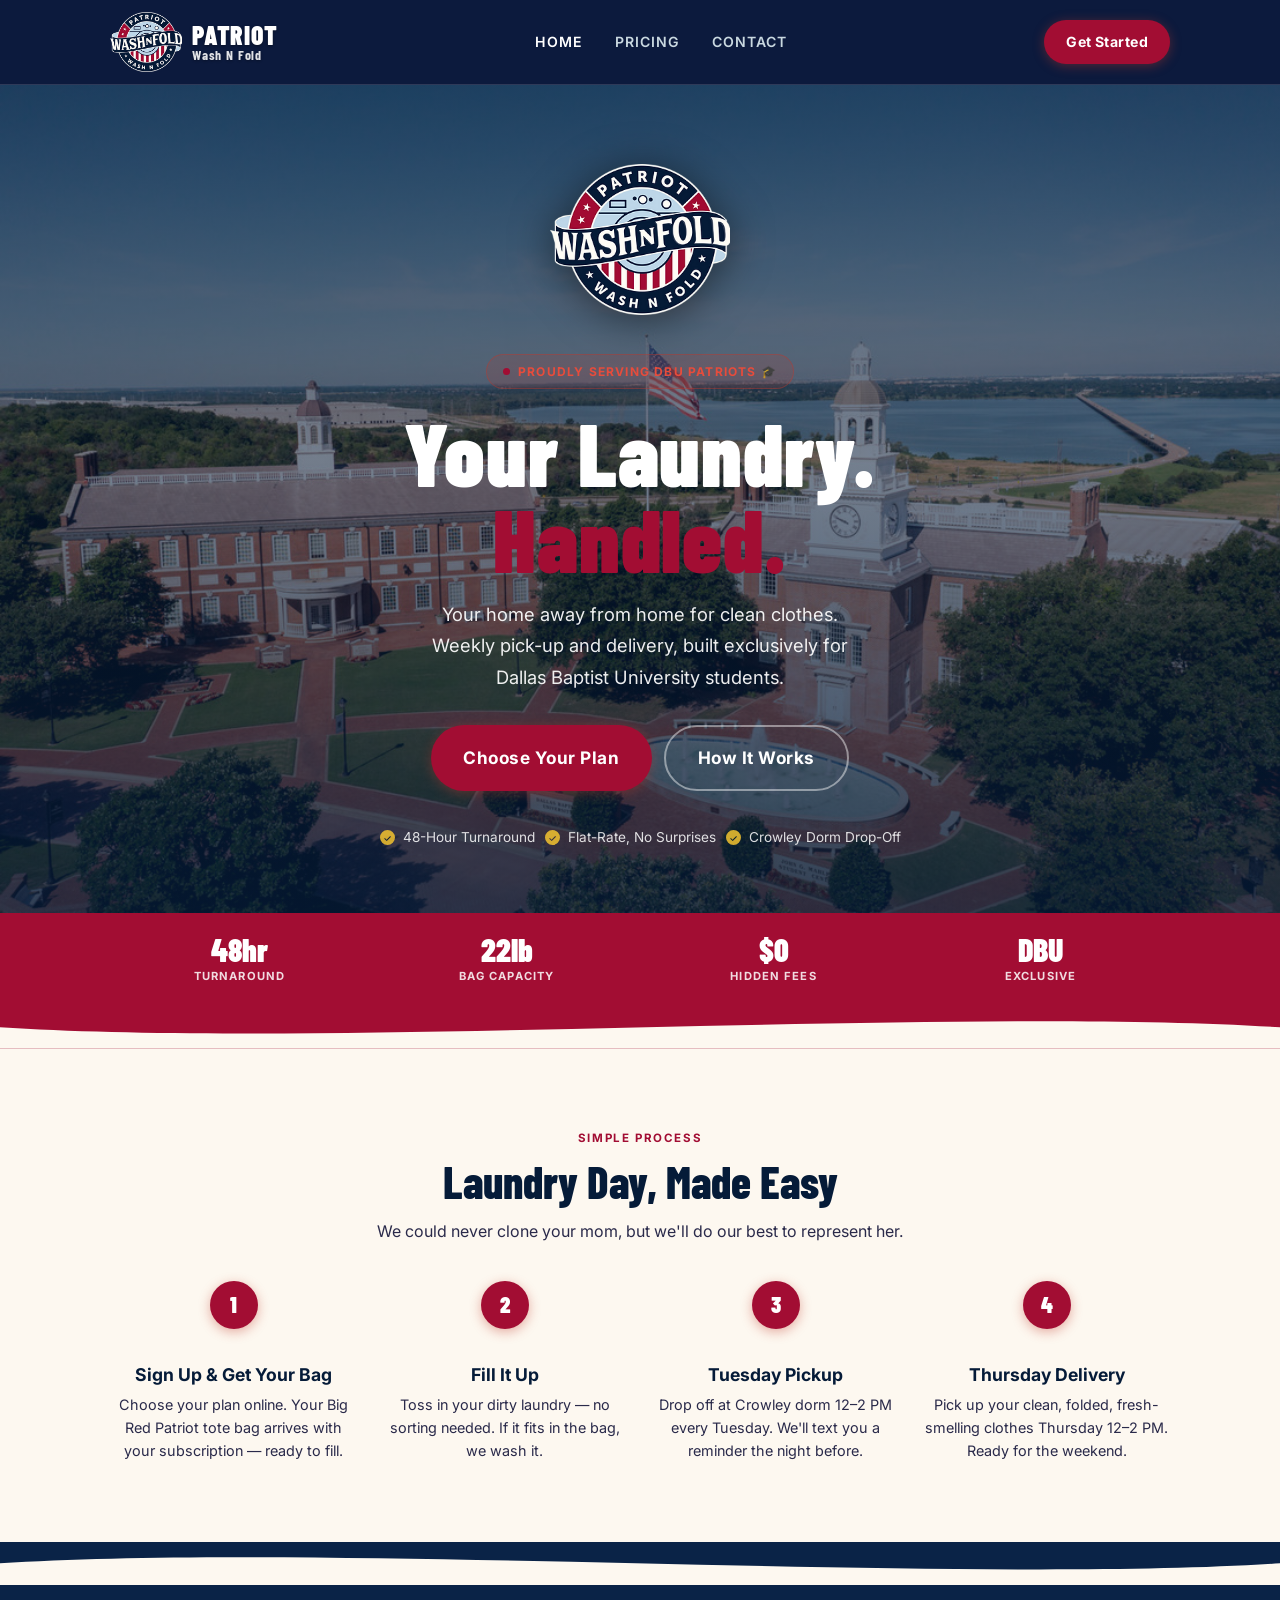
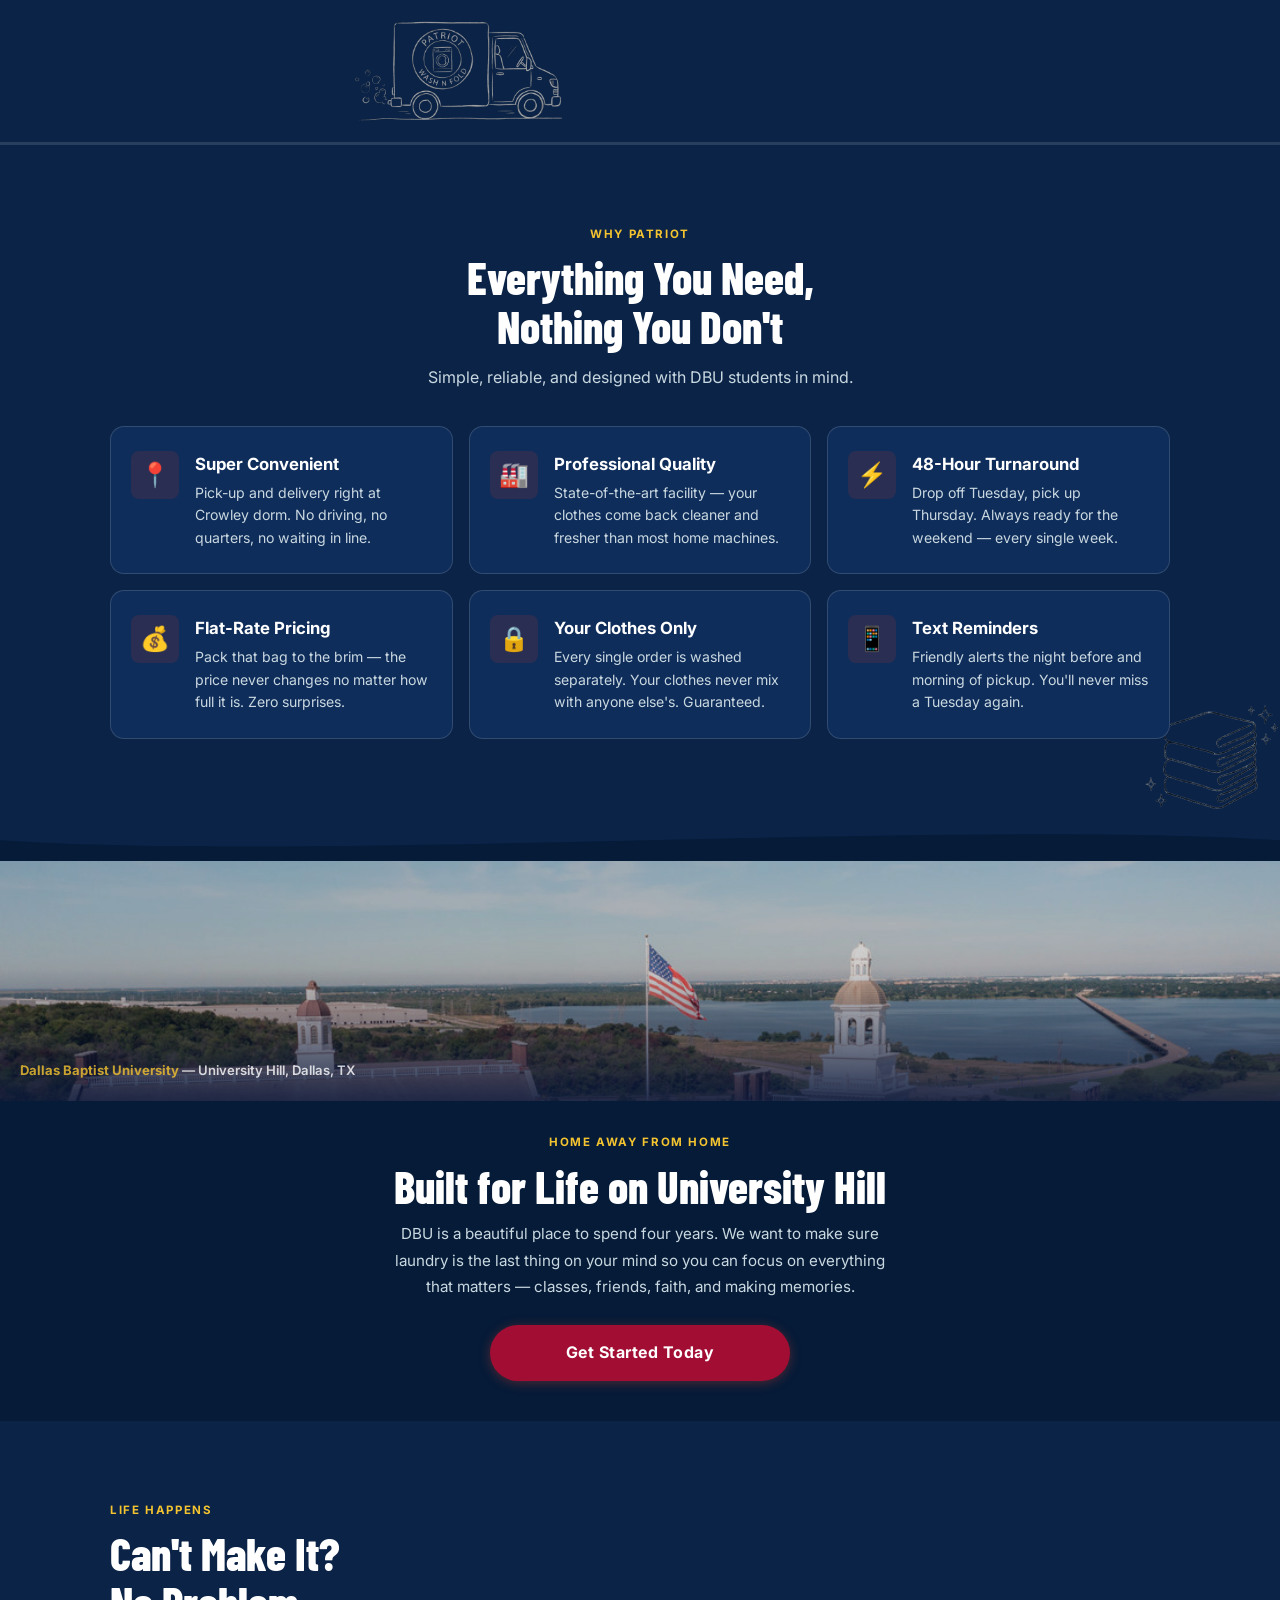
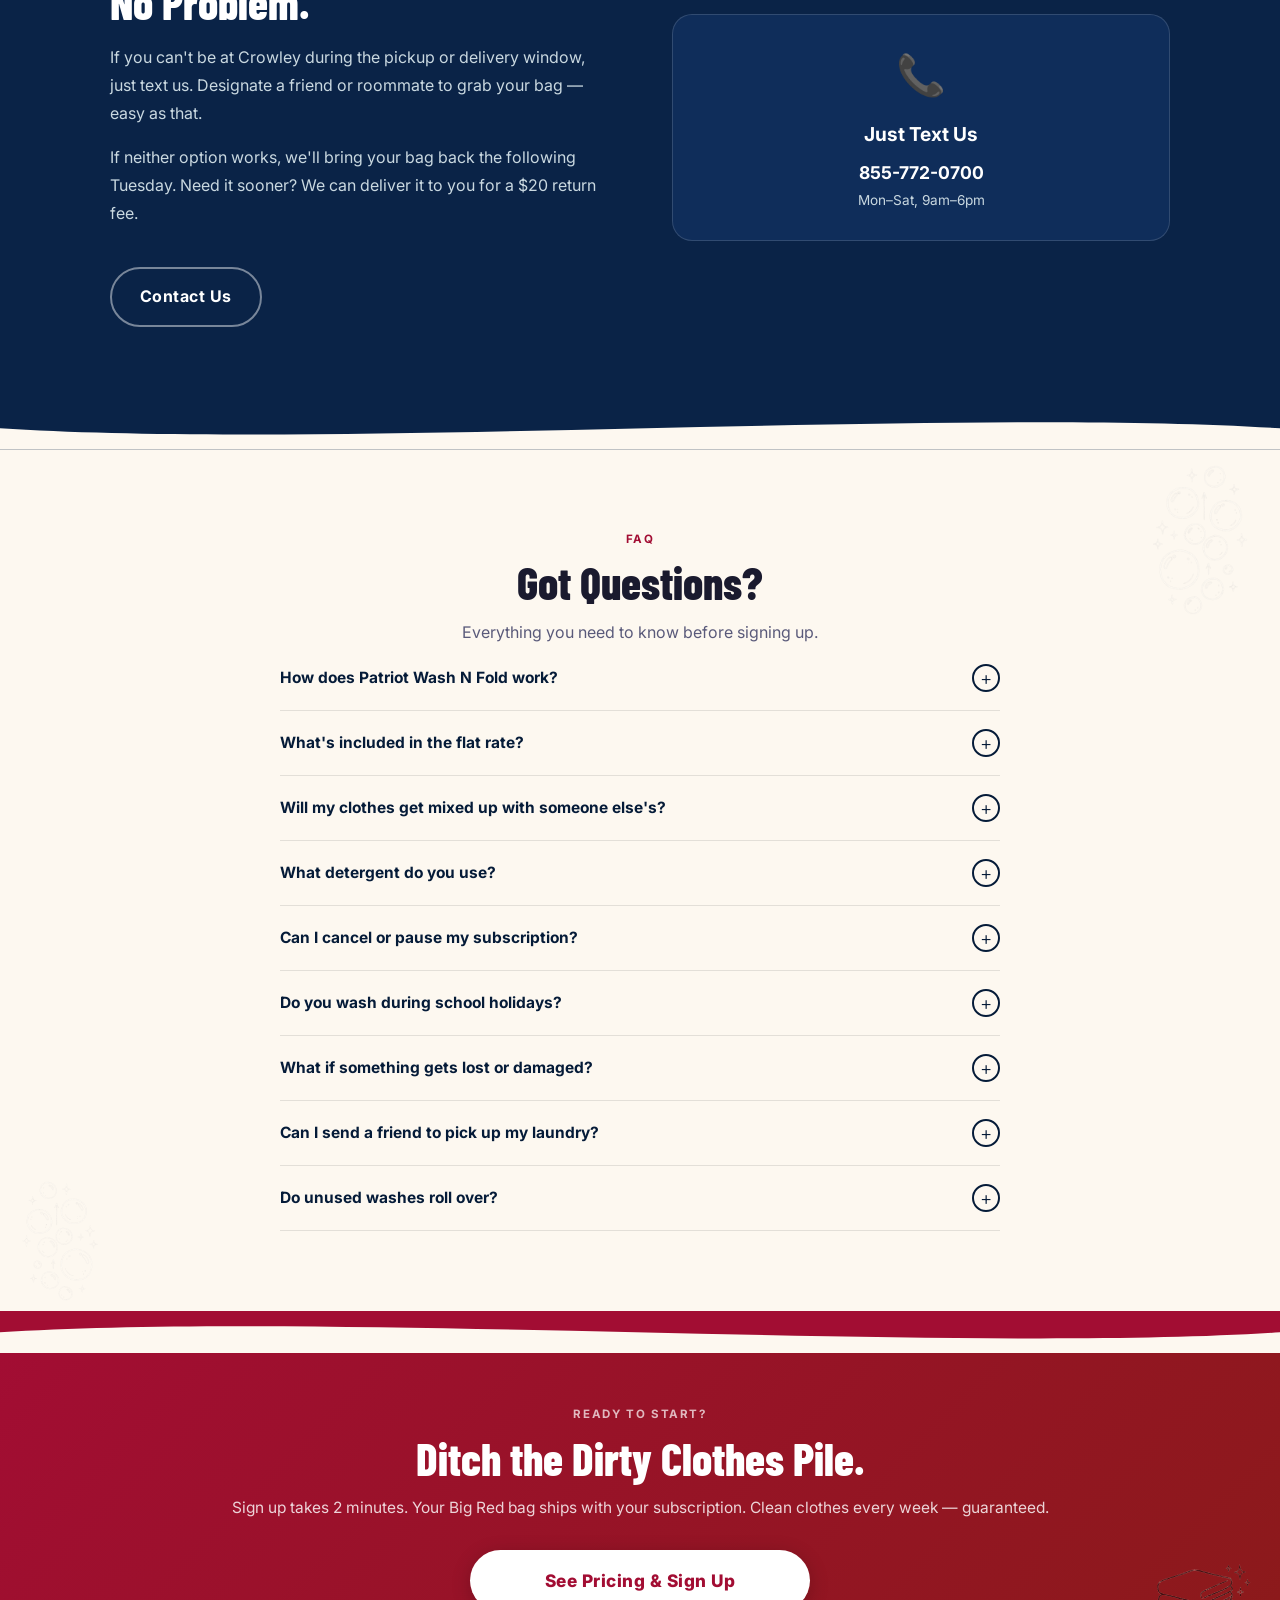
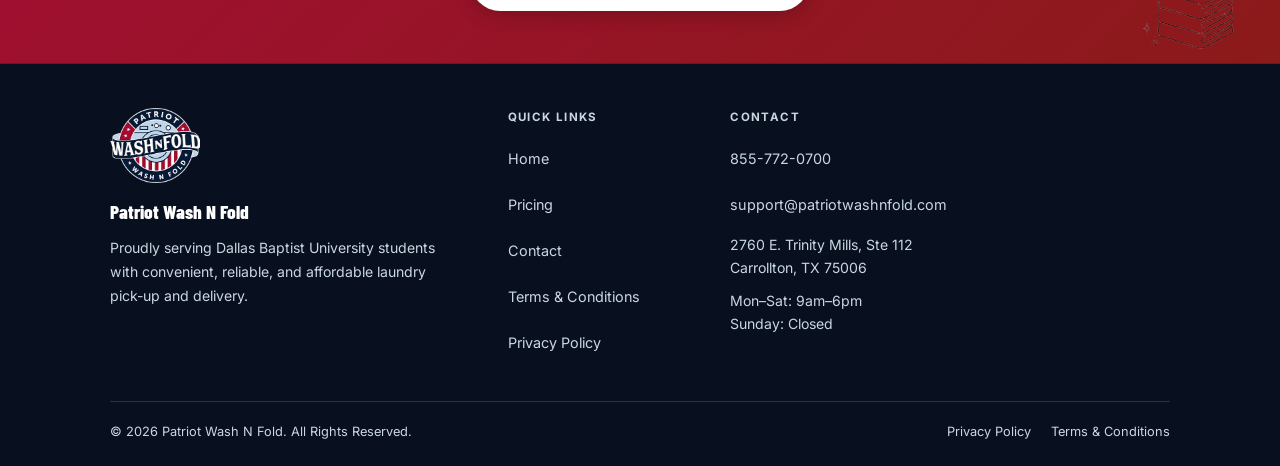
<file: index.html>
<!DOCTYPE html>
<html lang="en">
<head>
  <meta charset="UTF-8" />
  <meta name="viewport" content="width=device-width, initial-scale=1.0, viewport-fit=cover" />
  <title>Patriot Wash N Fold — Laundry Service for DBU Students</title>
  <meta name="description" content="Patriot Wash N Fold provides weekly pick-up and delivery laundry service for Dallas Baptist University students. Sign up for a semester subscription and never worry about laundry again." />
  <link rel="canonical" href="https://patriotwashnfold.com/" />

  <!-- Open Graph -->
  <meta property="og:title" content="Patriot Wash N Fold — Laundry Pick-Up &amp; Delivery for DBU Students" />
  <meta property="og:description" content="Weekly laundry pick-up and delivery service for Dallas Baptist University students. Clean clothes every week, starting at $300/semester. No sorting, no quarters, no hassle." />
  <meta property="og:type" content="website" />
  <meta property="og:url" content="https://patriotwashnfold.com/" />
  <meta property="og:image" content="https://patriotwashnfold.com/assets/logo.webp" />
  <meta property="og:site_name" content="Patriot Wash N Fold" />
  <meta property="og:locale" content="en_US" />

  <!-- Twitter Card -->
  <meta name="twitter:card" content="summary" />
  <meta name="twitter:title" content="Patriot Wash N Fold — DBU Laundry Service" />
  <meta name="twitter:description" content="Weekly laundry pick-up and delivery for Dallas Baptist University students. Starting at $300/semester." />
  <meta name="twitter:image" content="https://patriotwashnfold.com/assets/logo.webp" />

  <!-- Additional SEO -->
  <meta name="robots" content="index, follow" />
  <meta name="author" content="Patriot Wash N Fold" />
  <meta name="geo.region" content="US-TX" />
  <meta name="geo.placename" content="Dallas, Texas" />
  <meta name="geo.position" content="32.7767;-96.7970" />
  <meta name="ICBM" content="32.7767, -96.7970" />

  <!-- Structured Data: LocalBusiness + Service -->
  <script type="application/ld+json">
  {
    "@context": "https://schema.org",
    "@graph": [
      {
        "@type": "LocalBusiness",
        "@id": "https://patriotwashnfold.com/#business",
        "name": "Patriot Wash N Fold",
        "description": "Laundry pick-up and delivery subscription service for Dallas Baptist University students. Weekly and bi-weekly plans available.",
        "url": "https://patriotwashnfold.com",
        "logo": "https://patriotwashnfold.com/assets/logo.webp",
        "image": "https://patriotwashnfold.com/assets/logo.webp",
        "telephone": "+18557720700",
        "email": "support@patriotwashnfold.com",
        "address": {
          "@type": "PostalAddress",
          "streetAddress": "2760 E. Trinity Mills, Ste 112",
          "addressLocality": "Carrollton",
          "addressRegion": "TX",
          "postalCode": "75006",
          "addressCountry": "US"
        },
        "openingHoursSpecification": [
          {
            "@type": "OpeningHoursSpecification",
            "dayOfWeek": ["Monday","Tuesday","Wednesday","Thursday","Friday","Saturday"],
            "opens": "09:00",
            "closes": "18:00"
          }
        ],
        "areaServed": {
          "@type": "Place",
          "name": "Dallas Baptist University, Dallas, TX"
        },
        "priceRange": "$50-$640",
        "sameAs": ["https://patriotwashnfold.com"]
      },
      {
        "@type": "Service",
        "@id": "https://patriotwashnfold.com/#service",
        "name": "Laundry Pick-Up and Delivery Service",
        "description": "Weekly and bi-weekly laundry pick-up, washing, drying, folding, and delivery service for Dallas Baptist University students. Flat-rate pricing, 48-hour turnaround.",
        "provider": {"@id": "https://patriotwashnfold.com/#business"},
        "areaServed": "Dallas Baptist University, Dallas, TX",
        "hasOfferCatalog": {
          "@type": "OfferCatalog",
          "name": "Laundry Service Plans",
          "itemListElement": [
            {
              "@type": "Offer",
              "name": "Red Plan — Weekly Laundry Service",
              "description": "16 washes per semester, weekly pick-up and delivery at Crowley dorm.",
              "price": "600.00",
              "priceCurrency": "USD",
              "priceSpecification": {"@type": "UnitPriceSpecification", "price": "600.00", "priceCurrency": "USD", "unitText": "semester"}
            },
            {
              "@type": "Offer",
              "name": "White Plan — Bi-Weekly Laundry Service",
              "description": "8 washes per semester, bi-weekly pick-up and delivery at Crowley dorm.",
              "price": "300.00",
              "priceCurrency": "USD",
              "priceSpecification": {"@type": "UnitPriceSpecification", "price": "300.00", "priceCurrency": "USD", "unitText": "semester"}
            },
            {
              "@type": "Offer",
              "name": "Blue Plan — Single Wash",
              "description": "One-time laundry wash, no subscription required.",
              "price": "50.00",
              "priceCurrency": "USD"
            }
          ]
        }
      },
      {
        "@type": "FAQPage",
        "@id": "https://patriotwashnfold.com/#faq",
        "mainEntity": [
          {
            "@type": "Question",
            "name": "How does Patriot Wash N Fold work?",
            "acceptedAnswer": {"@type": "Answer", "text": "Sign up online, fill your Big Red Patriot bag with dirty laundry, and drop it off at Crowley dorm on Tuesday between 12-2 PM. We collect it, wash, dry, and fold everything, then return it Thursday between 12-2 PM."}
          },
          {
            "@type": "Question",
            "name": "How much does the laundry service cost at DBU?",
            "acceptedAnswer": {"@type": "Answer", "text": "The Red Plan (weekly, 16 washes) is $600 per semester paid upfront or $40/week. The White Plan (bi-weekly, 8 washes) is $300 per semester upfront or $40 every two weeks. The Blue Plan is a single wash for $50. All prices before tax."}
          },
          {
            "@type": "Question",
            "name": "Do unused laundry washes roll over?",
            "acceptedAnswer": {"@type": "Answer", "text": "No. Unused washes do not roll over. Each semester's washes are for that semester only."}
          },
          {
            "@type": "Question",
            "name": "Where do I drop off my laundry at Dallas Baptist University?",
            "acceptedAnswer": {"@type": "Answer", "text": "Drop off and pick up is at Crowley dormitory on the DBU campus. Pick-up is every Tuesday 12-2 PM and delivery is every Thursday 12-2 PM."}
          },
          {
            "@type": "Question",
            "name": "Will my clothes get mixed with other students' laundry?",
            "acceptedAnswer": {"@type": "Answer", "text": "Never. Each order is washed completely separately. Your clothes stay together and are returned exclusively to you."}
          }
        ]
      }
    ]
  }
  </script>

  <link rel="preconnect" href="https://fonts.googleapis.com" />
  <link rel="preconnect" href="https://fonts.gstatic.com" crossorigin />
  <link href="https://fonts.googleapis.com/css2?family=Barlow+Condensed:wght@700;800;900&family=Inter:wght@400;500;600;700&display=swap" rel="stylesheet" />
  <link rel="icon" type="image/webp" href="assets/logo.webp" />
  <link rel="stylesheet" href="css/styles.css" />
  <link rel="stylesheet" href="css/chalk-animations.css" />

  <style>
    :root { --warm-bg: #fdf8f0; }

    /* Hero — campus photo, NO grid */
    .hero {
      background:
        linear-gradient(to bottom,
          rgba(5,27,56,0.72) 0%,
          rgba(5,27,56,0.55) 45%,
          rgba(5,27,56,0.82) 100%),
        url('assets/images/dbu_campus.jpg') center 30% / cover no-repeat;
      min-height: 92vh;
    }
    .hero__grid-overlay { display: none !important; }

    /* Hero logo focal point — centered large logo above headline */
    .hero-logo-focal {
      display: block;
      width: 180px;
      height: 180px;
      object-fit: contain;
      margin: 0 auto 24px;
      filter: drop-shadow(0 4px 20px rgba(0,0,0,0.5));
    }

    /* Hero text — pure white, high contrast */
    .hero__subtitle { color: #ffffff !important; opacity: 0.92; }
    .hero__trust-item { color: #ffffff !important; opacity: 0.85; }

    /* Wave dividers */
    .wave { display: block; width: 100%; line-height: 0; overflow: hidden; }
    .wave svg { display: block; width: 100%; }

    /* Warm sections */
    .section--warm {
      background: var(--warm-bg);
      color: #1a1a2e;
      position: relative;
      overflow: hidden;
    }
    .section--warm h2,
    .section--warm h3,
    .section--warm .process-step__title,
    .section--warm .value-card__title { color: var(--color-navy); }
    .section--warm .section-label { color: var(--color-red); }
    .section--warm .section-subtitle,
    .section--warm .process-step__desc,
    .section--warm .value-card__desc { color: #2a2a4a; }
    .section--warm .process-step { border-bottom-color: rgba(0,0,0,0.12); }
    .section--warm .process-step__number {
      background: var(--color-red);
      color: #fff;
      opacity: 1 !important;
    }
    .section--warm .process-step__title { color: #051b38 !important; font-weight: 700; }
    .section--warm .process-step__desc { color: #2a2a4a !important; }
    .section--warm .value-card {
      background: #fff;
      border-color: rgba(0,0,0,0.08);
      box-shadow: 0 2px 12px rgba(0,0,0,0.06);
    }
    .section--warm .value-card__icon-wrap { background: rgba(162,13,51,0.08); }

    /* Campus section */
    .campus-section { background: var(--color-navy); padding: 0; overflow: hidden; }
    .campus-img-wrap { position: relative; width: 100%; height: 240px; overflow: hidden; }
    .campus-img-wrap img {
      width: 100%; height: 100%;
      object-fit: cover; object-position: center 30%;
      filter: brightness(0.82);
    }
    .campus-overlay {
      position: absolute; inset: 0;
      background: linear-gradient(to top, rgba(13,27,62,0.88) 0%, transparent 55%);
      display: flex; align-items: flex-end; padding: 20px;
    }
    .campus-caption { color: #fff; font-size: 0.82rem; font-weight: 600; opacity: 0.8; }
    .campus-caption strong { color: var(--color-gold); }
    .campus-body { padding: 32px 0 40px; text-align: center; }
    .campus-body h2 { margin-bottom: 10px; }
    .campus-body p { color: var(--color-text-muted); font-size: 0.95rem; line-height: 1.75; max-width: 520px; margin: 0 auto 24px; }

    /* FAQ */
    .faq-section { background: var(--warm-bg); color: #1a1a2e; position: relative; overflow: hidden; }
    .faq-section .faq-question { color: var(--color-navy); font-weight: 700; }
    .faq-section .faq-answer__inner { color: #2a2a4a; } /* strong contrast on warm cream */
    .faq-section .faq-item { border-bottom-color: rgba(0,0,0,0.1); }
    .faq-section .section-label { color: var(--color-red); }
    .faq-section .container { position: relative; z-index: 1; }

    /* CTA */
    .cta-banner {
      background: linear-gradient(135deg, var(--color-red) 0%, #8b1a1a 100%);
      text-align: center;
      padding: 52px 0;
      position: relative;
      overflow: hidden;
    }
    .cta-banner .container { position: relative; z-index: 1; }
    .cta-banner .section-label { color: rgba(255,255,255,0.7); }
    .cta-banner h2 { margin-bottom: 12px; }
    .cta-banner p { color: rgba(255,255,255,0.82); font-size: 0.97rem; line-height: 1.7; margin-bottom: 28px; }

    /* Bag display in stats bar area — sits right of the bar on desktop */
    .stats-bar { position: relative; overflow: hidden; }
    .stats-chalk-bag {
      display: none; /* hidden on mobile */
      position: absolute;
      right: 12px;
      top: 50%;
      transform: translateY(-50%);
      width: 72px;
      filter: invert(1) brightness(1.3);
      opacity: 0.45;
      pointer-events: none;
    }
  </style>
</head>
<body>

  <!-- NAV -->
  <nav class="nav" role="navigation" aria-label="Main navigation">
    <div class="container">
      <div class="nav__inner">
        <a href="index.html" class="nav__logo" aria-label="Patriot Wash N Fold Home">
          <img src="assets/logo.webp" alt="Patriot Wash N Fold Logo" width="64" height="64" />
          <div class="nav__logo-text">PATRIOT <span>Wash N Fold</span></div>
        </a>
        <div class="nav__links">
          <a href="index.html" class="active">Home</a>
          <a href="pricing.html">Pricing</a>
          <a href="contact.html">Contact</a>
        </div>
        <a href="pricing.html" class="btn btn--primary btn--inline btn--sm nav__cta-desktop">Get Started</a>
        <button class="nav__hamburger" id="nav-hamburger" aria-label="Open menu" aria-expanded="false" aria-controls="nav-mobile">
          <span></span><span></span><span></span>
        </button>
      </div>
      <div class="nav__mobile" id="nav-mobile" role="menu">
        <a href="index.html" role="menuitem" class="active">Home</a>
        <a href="pricing.html" role="menuitem">Pricing</a>
        <a href="contact.html" role="menuitem">Contact</a>
        <a href="pricing.html" class="btn btn--primary" role="menuitem" style="margin: 8px 20px 4px; width: calc(100% - 40px);">Get Started</a>
      </div>
    </div>
  </nav>

  <!-- HERO — clean campus photo, no grid -->
  <section class="hero" aria-label="Hero">
    <div class="container">
      <div class="hero__content" style="text-align: center; max-width: 680px; margin: 0 auto;">
        <!-- Logo as focal point, centered in hero -->
        <img src="assets/logo.webp" alt="Patriot Wash N Fold" class="hero-logo-focal" />
        <div class="hero__badge" style="display: inline-flex;">Proudly Serving DBU Patriots 🎓</div>
        <h1 class="hero__title" style="text-align: center;">
          Your Laundry. <span class="line-red">Handled.</span>
        </h1>
        <p class="hero__subtitle" style="text-align: center; margin: 0 auto 32px;">
          Your home away from home for clean clothes. Weekly pick-up and delivery, built exclusively for Dallas Baptist University students.
        </p>
        <div class="hero__actions" style="justify-content: center;">
          <a href="pricing.html" class="btn btn--primary btn--lg" style="width: auto;">Choose Your Plan</a>
          <a href="#how-it-works" class="btn btn--outline btn--lg" style="width: auto;">How It Works</a>
        </div>
        <div class="hero__trust" style="justify-content: center;">
          <div class="hero__trust-item">
            <svg width="15" height="15" fill="currentColor" viewBox="0 0 16 16" aria-hidden="true"><path d="M8 0a8 8 0 1 0 0 16A8 8 0 0 0 8 0zm3.5 7.5-4 4a.5.5 0 0 1-.708 0l-2-2a.5.5 0 1 1 .708-.708L7 10.293l3.646-3.647a.5.5 0 0 1 .708.708z"/></svg>
            48-Hour Turnaround
          </div>
          <div class="hero__trust-item">
            <svg width="15" height="15" fill="currentColor" viewBox="0 0 16 16" aria-hidden="true"><path d="M8 0a8 8 0 1 0 0 16A8 8 0 0 0 8 0zm3.5 7.5-4 4a.5.5 0 0 1-.708 0l-2-2a.5.5 0 1 1 .708-.708L7 10.293l3.646-3.647a.5.5 0 0 1 .708.708z"/></svg>
            Flat-Rate, No Surprises
          </div>
          <div class="hero__trust-item">
            <svg width="15" height="15" fill="currentColor" viewBox="0 0 16 16" aria-hidden="true"><path d="M8 0a8 8 0 1 0 0 16A8 8 0 0 0 8 0zm3.5 7.5-4 4a.5.5 0 0 1-.708 0l-2-2a.5.5 0 1 1 .708-.708L7 10.293l3.646-3.647a.5.5 0 0 1 .708.708z"/></svg>
            Crowley Dorm Drop-Off
          </div>
        </div>
      </div>
    </div>
  </section>

  <!-- STATS BAR — chalk bag peeks in on desktop -->
  <div class="stats-bar" aria-label="Key stats">
    <img src="assets/images/chalk_bag.png" alt="" aria-hidden="true" class="stats-chalk-bag" />
    <div class="container">
      <div class="stats-bar__inner">
        <div class="stat-item"><div class="stat-item__number">48hr</div><div class="stat-item__label">Turnaround</div></div>
        <div class="stat-item"><div class="stat-item__number">22lb</div><div class="stat-item__label">Bag Capacity</div></div>
        <div class="stat-item"><div class="stat-item__number">$0</div><div class="stat-item__label">Hidden Fees</div></div>
        <div class="stat-item"><div class="stat-item__number">DBU</div><div class="stat-item__label">Exclusive</div></div>
      </div>
    </div>
  </div>

  <!-- WAVE -->
  <div class="wave" style="background: var(--color-red);" aria-hidden="true">
    <svg viewBox="0 0 1200 40" preserveAspectRatio="none" style="fill: var(--warm-bg);">
      <path d="M0,20 C300,40 900,0 1200,20 L1200,40 L0,40 Z"/>
    </svg>
  </div>

  <!-- HOW IT WORKS — warm cream, no chalk overlays here (they're on dark sections) -->
  <section class="section section--warm" id="how-it-works" aria-labelledby="hiw-title">
    <div class="container">
      <div class="text-center">
        <span class="section-label">Simple Process</span>
        <h2 class="section-title" id="hiw-title">Laundry Day, Made Easy</h2>
        <p class="section-subtitle">We could never clone your mom, but we'll do our best to represent her.</p>
      </div>

      <div class="process-grid" role="list">
        <div class="process-step fade-in" role="listitem">
          <div class="process-step__number" aria-hidden="true">1</div>
          <div class="process-step__body">
            <div class="process-step__title">Sign Up &amp; Get Your Bag</div>
            <p class="process-step__desc">Choose your plan online. Your Big Red Patriot tote bag arrives with your subscription — ready to fill.</p>
          </div>
        </div>
        <div class="process-step fade-in" role="listitem">
          <div class="process-step__number" aria-hidden="true">2</div>
          <div class="process-step__body">
            <div class="process-step__title">Fill It Up</div>
            <p class="process-step__desc">Toss in your dirty laundry — no sorting needed. If it fits in the bag, we wash it.</p>
          </div>
        </div>
        <div class="process-step fade-in" role="listitem">
          <div class="process-step__number" aria-hidden="true">3</div>
          <div class="process-step__body">
            <div class="process-step__title">Tuesday Pickup</div>
            <p class="process-step__desc">Drop off at Crowley dorm 12–2 PM every Tuesday. We'll text you a reminder the night before.</p>
          </div>
        </div>
        <div class="process-step fade-in" role="listitem">
          <div class="process-step__number" aria-hidden="true">4</div>
          <div class="process-step__body">
            <div class="process-step__title">Thursday Delivery</div>
            <p class="process-step__desc">Pick up your clean, folded, fresh-smelling clothes Thursday 12–2 PM. Ready for the weekend.</p>
          </div>
        </div>
      </div>
    </div>
  </section>

  <!-- WAVE -->
  <div class="wave" style="background: var(--warm-bg);" aria-hidden="true">
    <svg viewBox="0 0 1200 40" preserveAspectRatio="none" style="fill: var(--color-navy-mid);">
      <path d="M0,20 C300,0 900,40 1200,20 L1200,0 L0,0 Z"/>
    </svg>
  </div>

  <!-- ★ TRUCK DRIVE-ACROSS SECTION ★
       Truck drives in from right, lurches to a stop, bag drops out, truck drives off. -->
  <div class="truck-drive-section" id="truck-drive-section" aria-hidden="true">
    <div class="truck-road"></div>
    <div class="bubble-trail" id="bubble-trail"></div>
    <!-- The bag that plops out -->
    <img
      src="assets/images/chalk_bag.png"
      alt=""
      id="truck-bag-drop"
      class="truck-bag-drop"
    />
    <!-- The truck -->
    <img
      src="assets/images/chalk_truck.png"
      alt=""
      id="truck-animated"
      class="truck-animated"
    />
  </div>

  <!-- WHY PATRIOT — dark section, chalk laundry visible in corner -->
  <section class="section section--light" aria-labelledby="why-title" style="position: relative; overflow: hidden;">

    <!-- Chalk laundry stack — bottom right, visible white on dark -->
    <img src="assets/images/chalk_laundry.png"
         alt="" aria-hidden="true"
         style="position:absolute; bottom:-20px; right:-10px; width:160px; filter:invert(1) brightness(1.8); opacity:0.60; pointer-events:none; user-select:none; z-index:0;" />

    <div class="container" style="position:relative; z-index:1;">
      <div class="text-center">
        <span class="section-label" style="color: var(--color-gold);">Why Patriot</span>
        <h2 class="section-title" id="why-title">Everything You Need,<br>Nothing You Don't</h2>
        <p class="section-subtitle">Simple, reliable, and designed with DBU students in mind.</p>
      </div>

      <div class="value-grid" role="list">
        <div class="value-card fade-in" role="listitem">
          <div class="value-card__icon-wrap" aria-hidden="true">📍</div>
          <div class="value-card__body">
            <div class="value-card__title">Super Convenient</div>
            <p class="value-card__desc">Pick-up and delivery right at Crowley dorm. No driving, no quarters, no waiting in line.</p>
          </div>
        </div>
        <div class="value-card fade-in" role="listitem">
          <div class="value-card__icon-wrap" aria-hidden="true">🏭</div>
          <div class="value-card__body">
            <div class="value-card__title">Professional Quality</div>
            <p class="value-card__desc">State-of-the-art facility — your clothes come back cleaner and fresher than most home machines.</p>
          </div>
        </div>
        <div class="value-card fade-in" role="listitem">
          <div class="value-card__icon-wrap" aria-hidden="true">⚡</div>
          <div class="value-card__body">
            <div class="value-card__title">48-Hour Turnaround</div>
            <p class="value-card__desc">Drop off Tuesday, pick up Thursday. Always ready for the weekend — every single week.</p>
          </div>
        </div>
        <div class="value-card fade-in" role="listitem">
          <div class="value-card__icon-wrap" aria-hidden="true">💰</div>
          <div class="value-card__body">
            <div class="value-card__title">Flat-Rate Pricing</div>
            <p class="value-card__desc">Pack that bag to the brim — the price never changes no matter how full it is. Zero surprises.</p>
          </div>
        </div>
        <div class="value-card fade-in" role="listitem">
          <div class="value-card__icon-wrap" aria-hidden="true">🔒</div>
          <div class="value-card__body">
            <div class="value-card__title">Your Clothes Only</div>
            <p class="value-card__desc">Every single order is washed separately. Your clothes never mix with anyone else's. Guaranteed.</p>
          </div>
        </div>
        <div class="value-card fade-in" role="listitem">
          <div class="value-card__icon-wrap" aria-hidden="true">📱</div>
          <div class="value-card__body">
            <div class="value-card__title">Text Reminders</div>
            <p class="value-card__desc">Friendly alerts the night before and morning of pickup. You'll never miss a Tuesday again.</p>
          </div>
        </div>
      </div>
    </div>
  </section>

  <!-- WAVE -->
  <div class="wave" style="background: var(--color-navy-mid);" aria-hidden="true">
    <svg viewBox="0 0 1200 40" preserveAspectRatio="none" style="fill: var(--color-navy);">
      <path d="M0,20 C300,40 900,0 1200,20 L1200,40 L0,40 Z"/>
    </svg>
  </div>

  <!-- CAMPUS SECTION -->
  <section class="campus-section" aria-label="About DBU campus">
    <div class="campus-img-wrap">
      <img src="assets/images/dbu_campus.jpg" alt="Dallas Baptist University campus aerial view" />
      <div class="campus-overlay">
        <div class="campus-caption"><strong>Dallas Baptist University</strong> — University Hill, Dallas, TX</div>
      </div>
    </div>
    <div class="container campus-body">
      <span class="section-label" style="color: var(--color-gold);">Home Away From Home</span>
      <h2>Built for Life on University Hill</h2>
      <p>DBU is a beautiful place to spend four years. We want to make sure laundry is the last thing on your mind so you can focus on everything that matters — classes, friends, faith, and making memories.</p>
      <a href="pricing.html" class="btn btn--primary" style="max-width: 300px; margin: 0 auto;">Get Started Today</a>
    </div>
  </section>

  <!-- MISSED PICKUP -->
  <section class="section section--light" aria-labelledby="missed-title">
    <div class="container">
      <div class="missed-grid">
        <div class="fade-in">
          <span class="section-label" style="color: var(--color-gold);">Life Happens</span>
          <h2 id="missed-title">Can't Make It?<br>No Problem.</h2>
          <p class="mt-16" style="color: var(--color-text-muted); line-height: 1.75;">
            If you can't be at Crowley during the pickup or delivery window, just text us. Designate a friend or roommate to grab your bag — easy as that.
          </p>
          <p class="mt-16" style="color: var(--color-text-muted); line-height: 1.75;">
            If neither option works, we'll bring your bag back the following Tuesday. Need it sooner? We can deliver it to you for a $20 return fee.
          </p>
          <a href="contact.html" class="btn btn--outline mt-24" style="width: auto; display: inline-flex;">Contact Us</a>
        </div>
        <div class="info-card fade-in">
          <div class="info-card__icon">📞</div>
          <div class="info-card__title">Just Text Us</div>
          <p class="info-card__desc">
            <a href="tel:8557720700" style="color: var(--color-white); font-weight: 700; font-size: 1.1rem;">855-772-0700</a><br>
            <span style="font-size: 0.85rem;">Mon–Sat, 9am–6pm</span>
          </p>
        </div>
      </div>
    </div>
  </section>

  <!-- WAVE -->
  <div class="wave" style="background: var(--color-navy-mid);" aria-hidden="true">
    <svg viewBox="0 0 1200 40" preserveAspectRatio="none" style="fill: var(--warm-bg);">
      <path d="M0,20 C300,40 900,0 1200,20 L1200,40 L0,40 Z"/>
    </svg>
  </div>

  <!-- FAQ — bubbles as corner texture on warm bg -->
  <section class="section faq-section" aria-labelledby="faq-title">
    <img src="assets/images/chalk_bubbles.png" alt="" aria-hidden="true" class="faq-bubble-tr" />
    <img src="assets/images/chalk_bubbles.png" alt="" aria-hidden="true" class="faq-bubble-bl" />

    <div class="container">
      <div class="text-center">
        <span class="section-label">FAQ</span>
        <h2 class="section-title" id="faq-title">Got Questions?</h2>
        <p class="section-subtitle" style="color: #5a5a7a;">Everything you need to know before signing up.</p>
      </div>

      <div class="faq-list" role="list" style="max-width: 720px; margin: 0 auto;">
        <div class="faq-item" role="listitem">
          <button class="faq-question" aria-expanded="false">How does Patriot Wash N Fold work? <span class="faq-icon" aria-hidden="true">+</span></button>
          <div class="faq-answer"><div class="faq-answer__inner">Sign up online, fill your Big Red Patriot bag with dirty laundry, and drop it off at Crowley dorm on Tuesday between 12–2 PM. We collect it, wash, dry, and fold everything, then return it Thursday between 12–2 PM. No sorting, no quarters, no stress.</div></div>
        </div>
        <div class="faq-item" role="listitem">
          <button class="faq-question" aria-expanded="false">What's included in the flat rate? <span class="faq-icon" aria-hidden="true">+</span></button>
          <div class="faq-answer"><div class="faq-answer__inner">Everything that fits in your 22 lb bag — shirts, pants, yoga pants, undergarments, towels, sheets, and more. One flat price, no matter how full the bag is. No hidden fees, no overages. Sales tax is calculated at checkout.</div></div>
        </div>
        <div class="faq-item" role="listitem">
          <button class="faq-question" aria-expanded="false">Will my clothes get mixed up with someone else's? <span class="faq-icon" aria-hidden="true">+</span></button>
          <div class="faq-answer"><div class="faq-answer__inner">Never. Each order is washed completely separately. Your clothes stay together and are returned exclusively to you. Your bag has a unique ID — no labeling required.</div></div>
        </div>
        <div class="faq-item" role="listitem">
          <button class="faq-question" aria-expanded="false">What detergent do you use? <span class="faq-icon" aria-hidden="true">+</span></button>
          <div class="faq-answer"><div class="faq-answer__inner">We use high-quality scented or hypoallergenic detergents gentle on clothes and skin. If you have preferences or sensitivities, let us know when you sign up and we'll accommodate.</div></div>
        </div>
        <div class="faq-item" role="listitem">
          <button class="faq-question" aria-expanded="false">Can I cancel or pause my subscription? <span class="faq-icon" aria-hidden="true">+</span></button>
          <div class="faq-answer"><div class="faq-answer__inner">Yes! You can cancel or pause your service by contacting us with at least 24-hour notice before your next scheduled pickup. Cancellations are refunded for unused service beyond the current week.</div></div>
        </div>
        <div class="faq-item" role="listitem">
          <button class="faq-question" aria-expanded="false">Do you wash during school holidays? <span class="faq-icon" aria-hidden="true">+</span></button>
          <div class="faq-answer"><div class="faq-answer__inner">No — we only operate during active school weeks when students are on campus. Holiday breaks don't count against your washes, so your 16 or 8 washes cover the weeks you're actually at school.</div></div>
        </div>
        <div class="faq-item" role="listitem">
          <button class="faq-question" aria-expanded="false">What if something gets lost or damaged? <span class="faq-icon" aria-hidden="true">+</span></button>
          <div class="faq-answer"><div class="faq-answer__inner">While rare, you're covered up to $50 per item and $200 per bag for loss or damage caused by our negligence. Notify us within 48 hours of receiving your laundry and we'll make it right.</div></div>
        </div>
        <div class="faq-item" role="listitem">
          <button class="faq-question" aria-expanded="false">Can I send a friend to pick up my laundry? <span class="faq-icon" aria-hidden="true">+</span></button>
          <div class="faq-answer"><div class="faq-answer__inner">Absolutely! If you can't make it to the pickup or delivery window, just text us and designate a friend or roommate to grab your bag. Easy peasy.</div></div>
        </div>
        <div class="faq-item" role="listitem">
          <button class="faq-question" aria-expanded="false">Do unused washes roll over? <span class="faq-icon" aria-hidden="true">+</span></button>
          <div class="faq-answer"><div class="faq-answer__inner">No — unused washes do not roll over. Your Red or White Plan includes a set number of washes for the semester, and any washes not used simply expire at the end of the semester. There are no credits or carryovers to the following semester.</div></div>
        </div>
      </div>
    </div>
  </section>

  <!-- WAVE -->
  <div class="wave" style="background: var(--warm-bg);" aria-hidden="true">
    <svg viewBox="0 0 1200 40" preserveAspectRatio="none" style="fill: var(--color-red);">
      <path d="M0,20 C300,0 900,40 1200,20 L1200,0 L0,0 Z"/>
    </svg>
  </div>

  <!-- CTA BANNER — laundry stack visible in corner -->
  <section class="cta-banner" aria-labelledby="cta-title">
    <img src="assets/images/chalk_laundry.png" alt="" aria-hidden="true"
         class="cta-laundry-accent" />
    <div class="container">
      <span class="section-label">Ready to Start?</span>
      <h2 id="cta-title">Ditch the Dirty Clothes Pile.</h2>
      <p>Sign up takes 2 minutes. Your Big Red bag ships with your subscription. Clean clothes every week — guaranteed.</p>
      <a href="pricing.html" class="btn btn--lg" style="background: #fff; color: var(--color-red); font-weight: 800; max-width: 340px; margin: 0 auto; box-shadow: 0 4px 20px rgba(0,0,0,0.2);">See Pricing &amp; Sign Up</a>
    </div>
  </section>

  <!-- FOOTER -->
  <footer class="footer" role="contentinfo">
    <div class="container">
      <div class="footer__inner">
        <div class="footer__brand">
          <img src="assets/logo.webp" alt="Patriot Wash N Fold Logo" width="90" height="90" />
          <div class="footer__brand-name">Patriot Wash N Fold</div>
          <p class="footer__brand-desc">Proudly serving Dallas Baptist University students with convenient, reliable, and affordable laundry pick-up and delivery.</p>
        </div>
        <div class="footer__cols">
          <div>
            <div class="footer__col-title">Quick Links</div>
            <div class="footer__links">
              <a href="index.html">Home</a>
              <a href="pricing.html">Pricing</a>
              <a href="contact.html">Contact</a>
              <a href="terms.html">Terms &amp; Conditions</a>
              <a href="privacy.html">Privacy Policy</a>
            </div>
          </div>
          <div>
            <div class="footer__col-title">Contact</div>
            <div class="footer__links">
              <a href="tel:8557720700">855-772-0700</a>
              <a href="mailto:support@patriotwashnfold.com">support@patriotwashnfold.com</a>
              <span>2760 E. Trinity Mills, Ste 112<br>Carrollton, TX 75006</span>
              <span>Mon–Sat: 9am–6pm<br>Sunday: Closed</span>
            </div>
          </div>
        </div>
      </div>
      <div class="footer__bottom">
        <span>© 2026 Patriot Wash N Fold. All Rights Reserved.</span>
        <div class="footer__bottom-links">
          <a href="privacy.html">Privacy Policy</a>
          <a href="terms.html">Terms &amp; Conditions</a>
        </div>
      </div>
    </div>
  </footer>

  <script src="js/main.js"></script>
  <script src="js/truck-animation.js"></script>
  <script>
    if (window.location.search.includes('signup=success')) {
      const banner = document.createElement('div');
      banner.style.cssText = 'position:fixed;top:0;left:0;right:0;z-index:9999;background:#27ae60;color:#fff;text-align:center;padding:18px 20px;font-family:Inter,sans-serif;font-size:1rem;font-weight:700;box-shadow:0 2px 12px rgba(0,0,0,0.3);';
      banner.innerHTML = '\u2705 You\'re all set! Welcome to Patriot Wash N Fold. Check your phone \u2014 a confirmation text is on its way. <button onclick="this.parentNode.remove()" style="background:rgba(255,255,255,0.2);border:none;color:#fff;font-weight:700;padding:4px 12px;border-radius:20px;margin-left:12px;cursor:pointer;font-size:0.9rem;">Dismiss</button>';
      document.body.prepend(banner);
      setTimeout(() => { if (banner.parentNode) banner.remove(); }, 10000);
      window.history.replaceState({}, '', window.location.pathname);
    }
  </script>
</body>
</html>
</file>
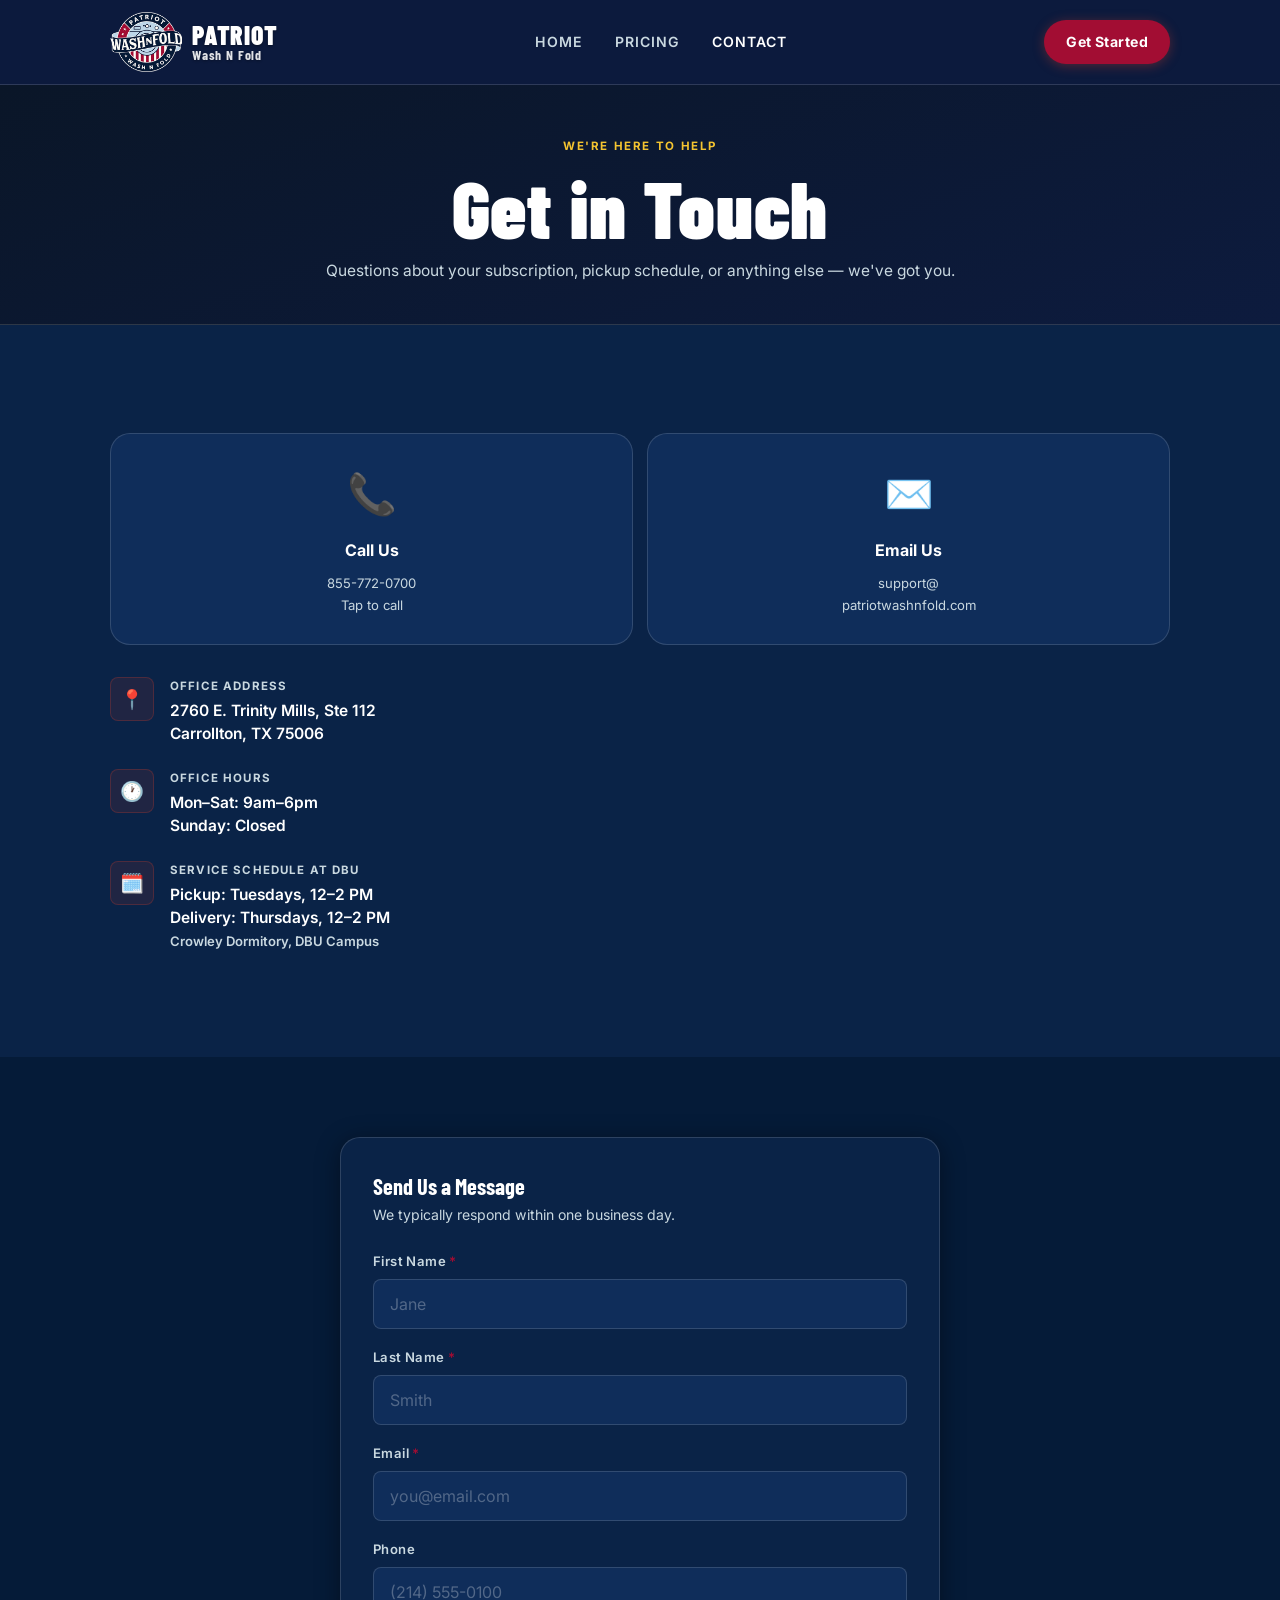
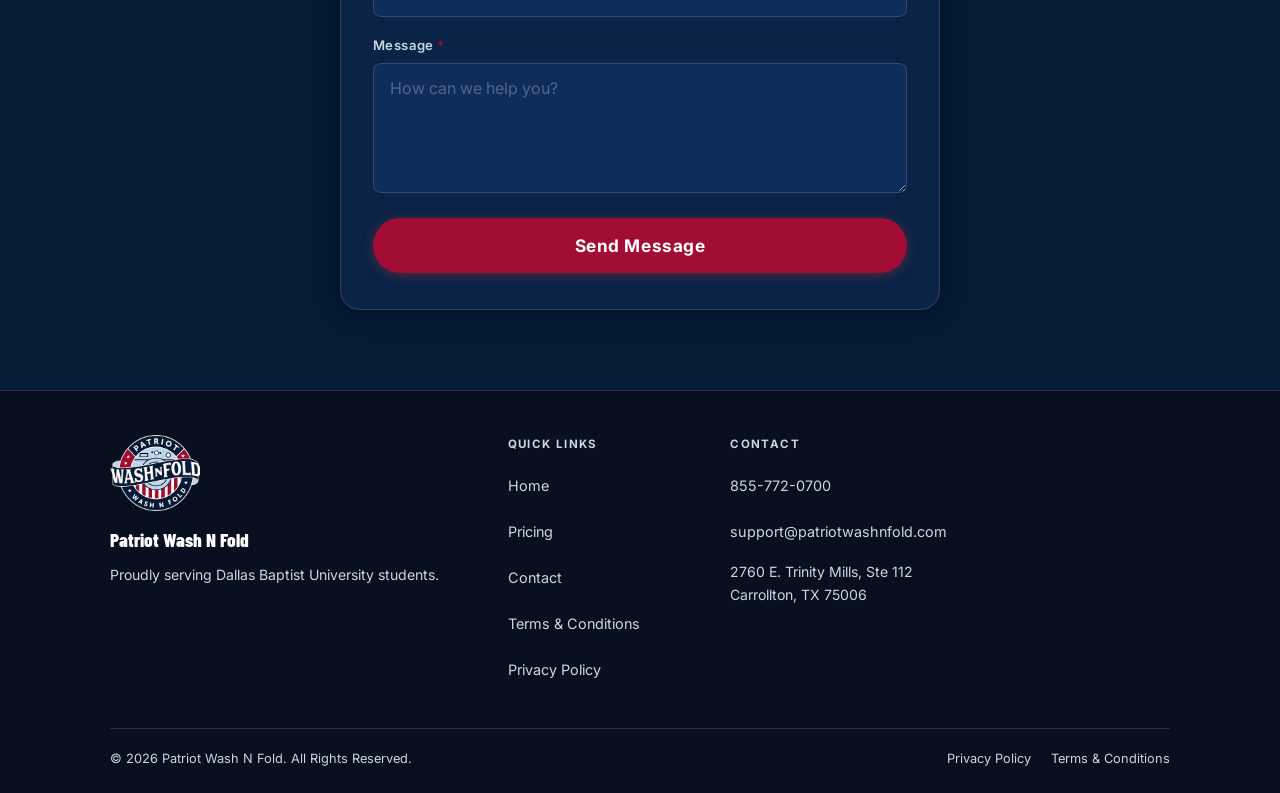
<file: contact.html>
<!DOCTYPE html>
<html lang="en">
<head>
  <meta charset="UTF-8" />
  <meta name="viewport" content="width=device-width, initial-scale=1.0, viewport-fit=cover" />
  <title>Contact — Patriot Wash N Fold</title>
  <meta name="description" content="Contact Patriot Wash N Fold. Phone: 855-772-0700. Email: support@patriotwashnfold.com. Located in Carrollton, TX." />
  <link rel="canonical" href="https://patriotwashnfold.com/contact" />

  <link rel="preconnect" href="https://fonts.googleapis.com" />
  <link rel="preconnect" href="https://fonts.gstatic.com" crossorigin />
  <link href="https://fonts.googleapis.com/css2?family=Barlow+Condensed:wght@700;800;900&family=Inter:wght@400;500;600;700&display=swap" rel="stylesheet" />
  <link rel="icon" type="image/webp" href="assets/logo.webp" />
  <link rel="stylesheet" href="css/styles.css" />
</head>
<body>

  <!-- NAV -->
  <nav class="nav" role="navigation" aria-label="Main navigation">
    <div class="container">
      <div class="nav__inner">
        <a href="index.html" class="nav__logo" aria-label="Patriot Wash N Fold Home">
          <img src="assets/logo.webp" alt="Patriot Wash N Fold Logo" width="44" height="44" />
          <div class="nav__logo-text">PATRIOT <span>Wash N Fold</span></div>
        </a>
        <div class="nav__links">
          <a href="index.html">Home</a>
          <a href="pricing.html">Pricing</a>
          <a href="contact.html" class="active">Contact</a>
        </div>
        <a href="pricing.html" class="btn btn--primary btn--inline btn--sm nav__cta-desktop">Get Started</a>
        <button class="nav__hamburger" id="nav-hamburger" aria-label="Open menu" aria-expanded="false" aria-controls="nav-mobile">
          <span></span><span></span><span></span>
        </button>
      </div>
      <div class="nav__mobile" id="nav-mobile" role="menu">
        <a href="index.html" role="menuitem">Home</a>
        <a href="pricing.html" role="menuitem">Pricing</a>
        <a href="contact.html" role="menuitem" class="active">Contact</a>
        <a href="pricing.html" class="btn btn--primary" role="menuitem" style="margin: 8px 20px 4px; width: calc(100% - 40px);">Get Started</a>
      </div>
    </div>
  </nav>

  <!-- PAGE HERO -->
  <div class="page-hero">
    <div class="container">
      <span class="section-label">We're Here to Help</span>
      <h1>Get in Touch</h1>
      <p class="page-hero__subtitle">Questions about your subscription, pickup schedule, or anything else — we've got you.</p>
    </div>
  </div>

  <!-- QUICK CONTACT CARDS (mobile-first: tap to call/email) -->
  <section class="section section--light" aria-label="Quick contact options">
    <div class="container">
      <div style="display: grid; grid-template-columns: 1fr 1fr; gap: 14px; margin-bottom: 32px;">
        <a href="tel:8557720700" class="info-card" style="text-decoration: none; display: block;" aria-label="Call us at 855-772-0700">
          <div class="info-card__icon">📞</div>
          <div class="info-card__title" style="font-size: 1rem;">Call Us</div>
          <p class="info-card__desc" style="font-size: 0.82rem;">855-772-0700<br>Tap to call</p>
        </a>
        <a href="mailto:support@patriotwashnfold.com" class="info-card" style="text-decoration: none; display: block;" aria-label="Email us at support@patriotwashnfold.com">
          <div class="info-card__icon">✉️</div>
          <div class="info-card__title" style="font-size: 1rem;">Email Us</div>
          <p class="info-card__desc" style="font-size: 0.82rem;">support@<br>patriotwashnfold.com</p>
        </a>
      </div>

      <!-- Contact Info List -->
      <div class="contact-info__item">
        <div class="contact-info__icon" aria-hidden="true">📍</div>
        <div>
          <div class="contact-info__label">Office Address</div>
          <div class="contact-info__value">
            2760 E. Trinity Mills, Ste 112<br>
            Carrollton, TX 75006
          </div>
        </div>
      </div>

      <div class="contact-info__item">
        <div class="contact-info__icon" aria-hidden="true">🕐</div>
        <div>
          <div class="contact-info__label">Office Hours</div>
          <div class="contact-info__value">
            Mon–Sat: 9am–6pm<br>
            Sunday: Closed
          </div>
        </div>
      </div>

      <div class="contact-info__item">
        <div class="contact-info__icon" aria-hidden="true">🗓️</div>
        <div>
          <div class="contact-info__label">Service Schedule at DBU</div>
          <div class="contact-info__value">
            Pickup: Tuesdays, 12–2 PM<br>
            Delivery: Thursdays, 12–2 PM<br>
            <span style="font-size: 0.82rem; color: var(--color-text-muted);">Crowley Dormitory, DBU Campus</span>
          </div>
        </div>
      </div>
    </div>
  </section>

  <!-- CONTACT FORM -->
  <section class="section" aria-labelledby="contact-form-heading">
    <div class="container">
      <div style="max-width: 600px; margin: 0 auto;">
        <div class="form-card">
          <h2 class="form-title" id="contact-form-heading">Send Us a Message</h2>
          <p class="form-subtitle">We typically respond within one business day.</p>

          <form id="contact-form-el" novalidate aria-label="Contact form">

            <div class="form-group">
              <label class="form-label" for="contact-first-name">First Name <span style="color:var(--color-red);" aria-label="required">*</span></label>
              <input class="form-input" type="text" id="contact-first-name" name="firstName" placeholder="Jane" required autocomplete="given-name" inputmode="text" />
            </div>

            <div class="form-group">
              <label class="form-label" for="contact-last-name">Last Name <span style="color:var(--color-red);" aria-label="required">*</span></label>
              <input class="form-input" type="text" id="contact-last-name" name="lastName" placeholder="Smith" required autocomplete="family-name" inputmode="text" />
            </div>

            <div class="form-group">
              <label class="form-label" for="contact-email">Email <span style="color:var(--color-red);" aria-label="required">*</span></label>
              <input class="form-input" type="email" id="contact-email" name="email" placeholder="you@email.com" required autocomplete="email" inputmode="email" />
            </div>

            <div class="form-group">
              <label class="form-label" for="contact-phone">Phone</label>
              <input class="form-input" type="tel" id="contact-phone" name="phone" placeholder="(214) 555-0100" autocomplete="tel" inputmode="tel" />
            </div>

            <div class="form-group">
              <label class="form-label" for="contact-message">Message <span style="color:var(--color-red);" aria-label="required">*</span></label>
              <textarea class="form-input form-textarea" id="contact-message" name="message" placeholder="How can we help you?" required rows="5"></textarea>
            </div>

            <button type="submit" class="btn btn--primary btn--lg" aria-label="Send message">Send Message</button>

          </form>

          <div id="contact-success" class="form-success" role="status" aria-live="polite">
            <div style="font-size: 2rem; margin-bottom: 10px;">✅</div>
            <strong>Message sent!</strong><br>
            We'll get back to you within one business day.
          </div>

        </div>
      </div>
    </div>
  </section>

  <!-- FOOTER -->
  <footer class="footer" role="contentinfo">
    <div class="container">
      <div class="footer__inner">
        <div class="footer__brand">
          <img src="assets/logo.webp" alt="Patriot Wash N Fold Logo" width="52" height="52" />
          <div class="footer__brand-name">Patriot Wash N Fold</div>
          <p class="footer__brand-desc">Proudly serving Dallas Baptist University students.</p>
        </div>
        <div class="footer__cols">
          <div>
            <div class="footer__col-title">Quick Links</div>
            <div class="footer__links">
              <a href="index.html">Home</a>
              <a href="pricing.html">Pricing</a>
              <a href="contact.html">Contact</a>
              <a href="terms.html">Terms &amp; Conditions</a>
              <a href="privacy.html">Privacy Policy</a>
            </div>
          </div>
          <div>
            <div class="footer__col-title">Contact</div>
            <div class="footer__links">
              <a href="tel:8557720700">855-772-0700</a>
              <a href="mailto:support@patriotwashnfold.com">support@patriotwashnfold.com</a>
              <span>2760 E. Trinity Mills, Ste 112<br>Carrollton, TX 75006</span>
            </div>
          </div>
        </div>
      </div>
      <div class="footer__bottom">
        <span>© 2026 Patriot Wash N Fold. All Rights Reserved.</span>
        <div class="footer__bottom-links">
          <a href="privacy.html">Privacy Policy</a>
          <a href="terms.html">Terms &amp; Conditions</a>
        </div>
      </div>
    </div>
  </footer>

  <script src="js/main.js"></script>
</body>
</html>
</file>
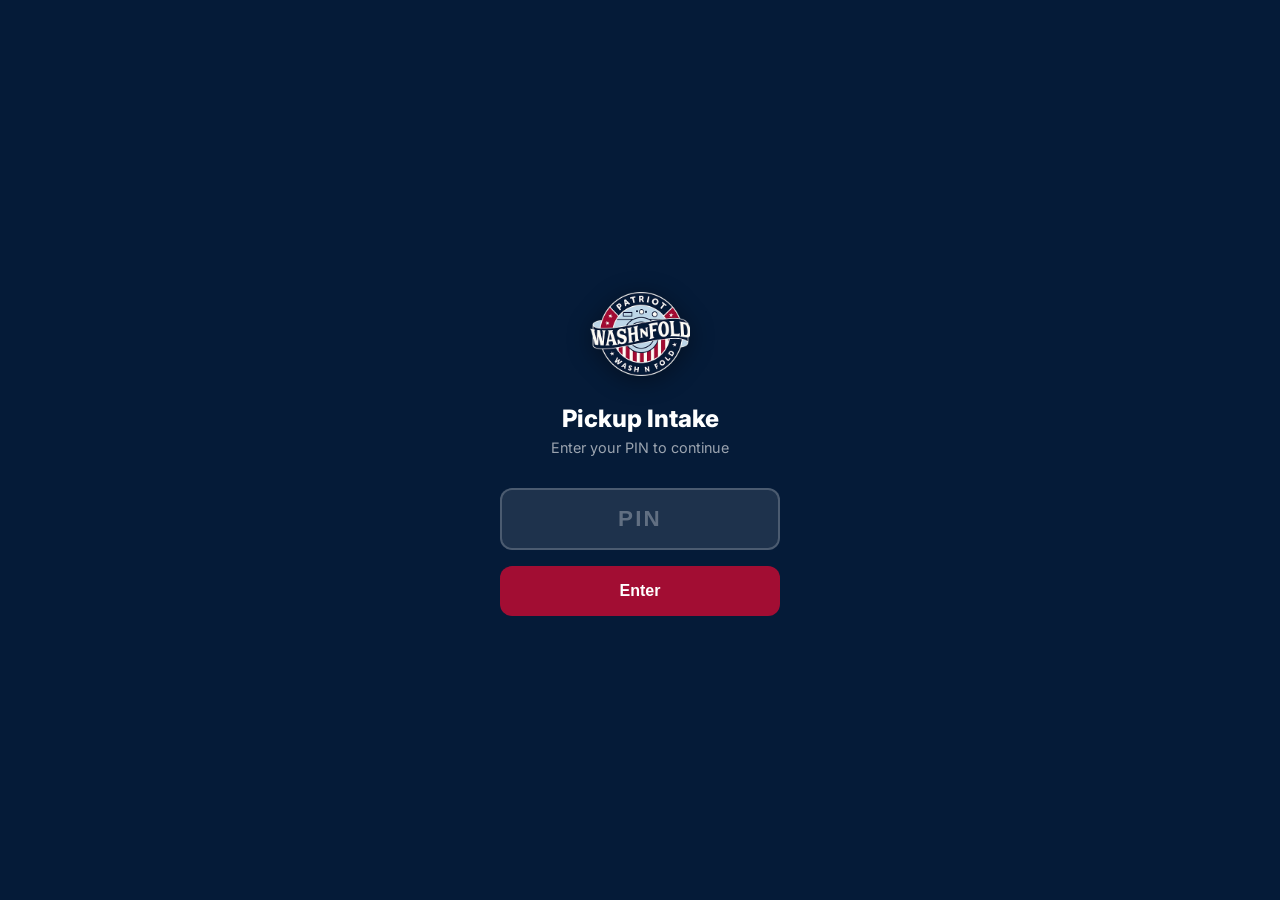
<file: intake.html>
<!DOCTYPE html>
<html lang="en">
<head>
  <meta charset="UTF-8" />
  <meta name="viewport" content="width=device-width, initial-scale=1.0, viewport-fit=cover" />
  <title>Patriot Wash N Fold — Pickup Intake</title>
  <meta name="robots" content="noindex, nofollow" />
  <meta name="mobile-web-app-capable" content="yes" />
  <meta name="apple-mobile-web-app-capable" content="yes" />
  <meta name="apple-mobile-web-app-status-bar-style" content="black-translucent" />
  <meta name="apple-mobile-web-app-title" content="Intake" />
  <meta name="theme-color" content="#051b38" />
  <link rel="manifest" href="/intake-manifest.json" />
  <link rel="apple-touch-icon" href="/assets/logo.webp" />
  <link rel="preconnect" href="https://fonts.googleapis.com" />
  <link href="https://fonts.googleapis.com/css2?family=Inter:wght@400;600;700;800&display=swap" rel="stylesheet" />
  <style>
    *, *::before, *::after { box-sizing: border-box; margin: 0; padding: 0; }

    :root {
      --navy:   #051b38;
      --red:    #a20d33;
      --gold:   #f4c430;
      --white:  #ffffff;
      --bg:     #f0f4f8;
      --card:   #ffffff;
      --text:   #1a1a2e;
      --muted:  #6b7280;
      --green:  #16a34a;
      --green-light: #dcfce7;
      --blue:   #1d6fb8;
      --blue-light: #dbeafe;
      --purple: #7c3aed;
      --purple-light: #ede9fe;
    }

    body { font-family: 'Inter', sans-serif; background: var(--bg); color: var(--text); min-height: 100vh; }

    /* ── PIN SCREEN ── */
    #pin-screen {
      display: flex; flex-direction: column; align-items: center; justify-content: center;
      min-height: 100vh; padding: 24px; background: var(--navy);
    }
    .pin-logo { width: 100px; height: 100px; object-fit: contain; margin-bottom: 20px; filter: drop-shadow(0 4px 12px rgba(0,0,0,0.4)); }
    .pin-title { font-size: 1.5rem; font-weight: 800; color: var(--white); text-align: center; margin-bottom: 6px; }
    .pin-subtitle { font-size: 0.9rem; color: rgba(255,255,255,0.6); text-align: center; margin-bottom: 32px; }
    .pin-input {
      background: rgba(255,255,255,0.1); border: 2px solid rgba(255,255,255,0.2); border-radius: 12px;
      color: var(--white); font-size: 1.4rem; font-weight: 700; letter-spacing: 0.3em; text-align: center;
      padding: 16px 24px; width: 100%; max-width: 280px; outline: none; transition: border-color 0.2s;
    }
    .pin-input:focus { border-color: var(--gold); }
    .pin-input::placeholder { color: rgba(255,255,255,0.3); letter-spacing: 0.1em; }
    .pin-btn {
      margin-top: 16px; background: var(--red); color: var(--white); border: none; border-radius: 12px;
      font-size: 1rem; font-weight: 700; padding: 16px 40px; cursor: pointer; width: 100%; max-width: 280px; transition: background 0.2s, transform 0.1s;
    }
    .pin-btn:active { transform: scale(0.97); }
    .pin-btn:hover  { background: #8b0a2b; }
    .pin-error { margin-top: 12px; color: #fca5a5; font-size: 0.88rem; text-align: center; display: none; }

    /* ── INTAKE SCREEN ── */
    #intake-screen { display: none; min-height: 100vh; }

    .intake-header {
      background: var(--navy); padding: 16px 20px; display: flex; align-items: center; gap: 12px;
      position: sticky; top: 0; z-index: 10;
    }
    .intake-header img { width: 44px; height: 44px; object-fit: contain; }
    .intake-header-text { flex: 1; }
    .intake-header-title { font-size: 1rem; font-weight: 800; color: var(--white); line-height: 1.2; }
    .intake-header-sub { font-size: 0.78rem; color: rgba(255,255,255,0.6); }
    .intake-date { font-size: 0.75rem; font-weight: 700; color: var(--gold); background: rgba(244,196,48,0.12); padding: 4px 10px; border-radius: 20px; }

    /* ── MODE TABS ── */
    .mode-tabs { background: var(--navy); padding: 0 16px 16px; display: flex; gap: 8px; }
    .mode-tab {
      flex: 1; padding: 10px 8px; border-radius: 10px; border: 2px solid rgba(255,255,255,0.15);
      background: transparent; color: rgba(255,255,255,0.55); font-size: 0.78rem; font-weight: 700;
      cursor: pointer; transition: all 0.18s ease; text-align: center; line-height: 1.3;
    }
    .mode-tab:active { transform: scale(0.97); }
    .mode-tab.active-regular { background: var(--red);    border-color: var(--red);    color: var(--white); }
    .mode-tab.active-omni-a  { background: var(--blue);   border-color: var(--blue);   color: var(--white); }
    .mode-tab.active-omni-b  { background: var(--purple); border-color: var(--purple); color: var(--white); }

    .intake-body { padding: 20px 16px 120px; max-width: 600px; margin: 0 auto; }

    .intake-instructions {
      background: var(--card); border-radius: 12px; padding: 14px 16px; margin-bottom: 20px;
      border-left: 4px solid var(--red); font-size: 0.88rem; color: var(--muted); line-height: 1.6;
    }
    .intake-instructions.omni-a { border-left-color: var(--blue); }
    .intake-instructions.omni-b { border-left-color: var(--purple); }
    .intake-instructions strong { color: var(--text); display: block; margin-bottom: 4px; font-size: 0.92rem; }

    /* ── OMNI SEND-ALL PANEL ── */
    .omni-panel {
      display: flex; flex-direction: column; align-items: center; justify-content: center;
      padding: 40px 20px; text-align: center; gap: 20px;
    }
    .omni-count-badge {
      font-size: 3.5rem; font-weight: 800; line-height: 1;
    }
    .omni-count-badge.blue   { color: var(--blue); }
    .omni-count-badge.purple { color: var(--purple); }
    .omni-count-label { font-size: 1rem; color: var(--muted); font-weight: 600; margin-top: -8px; }
    .omni-send-btn {
      width: 100%; max-width: 340px; padding: 20px 32px; border: none; border-radius: 16px;
      font-size: 1.15rem; font-weight: 800; color: var(--white); cursor: pointer;
      transition: transform 0.15s ease, filter 0.15s ease; letter-spacing: 0.01em;
    }
    .omni-send-btn.blue   { background: var(--blue); }
    .omni-send-btn.purple { background: var(--purple); }
    .omni-send-btn:active  { transform: scale(0.97); }
    .omni-send-btn:hover   { filter: brightness(0.9); }
    .omni-send-btn:disabled { opacity: 0.45; cursor: not-allowed; }
    .omni-send-sub { font-size: 0.82rem; color: var(--muted); max-width: 280px; line-height: 1.5; }

    /* ── REGULAR SUBSCRIBER GRID ── */
    .loading-state { text-align: center; padding: 60px 20px; color: var(--muted); }
    .loading-spinner {
      width: 40px; height: 40px; border: 3px solid #e5e7eb; border-top-color: var(--red);
      border-radius: 50%; animation: spin 0.8s linear infinite; margin: 0 auto 16px;
    }
    @keyframes spin { to { transform: rotate(360deg); } }

    /* Select All button (regular mode only) */
    .select-all-bar {
      display: flex; justify-content: flex-end; margin-bottom: 12px;
    }
    .select-all-btn {
      font-size: 0.8rem; font-weight: 700; color: var(--red); background: none; border: none;
      cursor: pointer; padding: 4px 0; text-decoration: underline; text-underline-offset: 2px;
    }

    .student-grid { display: grid; grid-template-columns: repeat(2, 1fr); gap: 12px; }
    .student-tile {
      background: var(--card); border: 2px solid #e5e7eb; border-radius: 14px; padding: 16px 14px;
      cursor: pointer; transition: all 0.15s ease; text-align: center; user-select: none;
      -webkit-tap-highlight-color: transparent; position: relative;
    }
    .student-tile:active { transform: scale(0.96); }
    .student-tile.selected { background: var(--green-light); border-color: var(--green); }
    .student-tile.selected .student-check { opacity: 1; transform: scale(1); }
    .student-check {
      position: absolute; top: 8px; right: 8px; width: 22px; height: 22px; background: var(--green);
      border-radius: 50%; display: flex; align-items: center; justify-content: center;
      opacity: 0; transform: scale(0.5); transition: all 0.2s ease;
    }
    .student-check svg { width: 12px; height: 12px; fill: none; stroke: white; stroke-width: 2.5; stroke-linecap: round; stroke-linejoin: round; }
    .student-avatar {
      width: 48px; height: 48px; border-radius: 50%; background: var(--navy); color: var(--white);
      font-size: 1.1rem; font-weight: 800; display: flex; align-items: center; justify-content: center; margin: 0 auto 10px;
    }
    .student-tile.selected .student-avatar { background: var(--green); }
    .student-name { font-size: 0.9rem; font-weight: 700; color: var(--text); line-height: 1.3; }
    .student-tile.selected .student-name { color: var(--green); }

    .empty-state { text-align: center; padding: 60px 20px; color: var(--muted); }
    .empty-state h3 { font-size: 1.1rem; font-weight: 700; color: var(--text); margin-bottom: 8px; }

    /* ── SUBMIT BAR (regular mode only) ── */
    .submit-bar {
      position: fixed; bottom: 0; left: 0; right: 0; background: var(--white);
      border-top: 1px solid #e5e7eb; padding: 16px 20px;
      padding-bottom: calc(16px + env(safe-area-inset-bottom));
      display: flex; align-items: center; gap: 12px; z-index: 20;
    }
    .submit-count { flex: 1; font-size: 0.9rem; color: var(--muted); }
    .submit-count strong { color: var(--text); font-size: 1rem; }
    .submit-btn {
      background: var(--red); color: var(--white); border: none; border-radius: 12px;
      font-size: 1rem; font-weight: 700; padding: 14px 28px; cursor: pointer;
      transition: background 0.2s, transform 0.1s, opacity 0.2s;
    }
    .submit-btn:disabled { opacity: 0.4; cursor: not-allowed; }
    .submit-btn:not(:disabled):active { transform: scale(0.97); }
    .submit-btn:not(:disabled):hover  { background: #8b0a2b; }

    /* ── SUCCESS SCREEN ── */
    #success-screen {
      display: none; flex-direction: column; align-items: center; justify-content: center;
      min-height: 100vh; padding: 40px 24px; background: var(--navy); text-align: center;
    }
    .success-icon {
      width: 80px; height: 80px; background: var(--green); border-radius: 50%;
      display: flex; align-items: center; justify-content: center; margin: 0 auto 24px;
    }
    .success-icon.blue   { background: var(--blue); }
    .success-icon.purple { background: var(--purple); }
    .success-icon svg { width: 40px; height: 40px; fill: none; stroke: white; stroke-width: 2.5; stroke-linecap: round; stroke-linejoin: round; }
    .success-title { font-size: 1.6rem; font-weight: 800; color: var(--white); margin-bottom: 10px; }
    .success-sub { font-size: 1rem; color: rgba(255,255,255,0.7); line-height: 1.6; max-width: 320px; margin: 0 auto 32px; }
    .success-names { background: rgba(255,255,255,0.08); border-radius: 12px; padding: 16px 20px; width: 100%; max-width: 360px; margin-bottom: 32px; text-align: left; }
    .success-names-title { font-size: 0.78rem; font-weight: 700; color: var(--gold); text-transform: uppercase; letter-spacing: 0.08em; margin-bottom: 10px; }
    .success-name-item { font-size: 0.9rem; color: rgba(255,255,255,0.85); padding: 4px 0; border-bottom: 1px solid rgba(255,255,255,0.08); }
    .success-name-item:last-child { border-bottom: none; }
    .reset-btn {
      background: rgba(255,255,255,0.12); color: var(--white); border: 2px solid rgba(255,255,255,0.2);
      border-radius: 12px; font-size: 0.95rem; font-weight: 700; padding: 14px 32px; cursor: pointer; transition: background 0.2s;
    }
    .reset-btn:hover { background: rgba(255,255,255,0.2); }
  </style>
</head>
<body>

<!-- ── PIN SCREEN ── -->
<div id="pin-screen">
  <img src="assets/logo.webp" alt="Patriot Wash N Fold" class="pin-logo" />
  <div class="pin-title">Pickup Intake</div>
  <div class="pin-subtitle">Enter your PIN to continue</div>
  <input type="text" id="pin-input" class="pin-input" placeholder="PIN"
    autocomplete="off" autocorrect="off" autocapitalize="characters" spellcheck="false" maxlength="10" />
  <button class="pin-btn" id="pin-btn" onclick="checkPin()">Enter</button>
  <div class="pin-error" id="pin-error">Incorrect PIN. Try again.</div>
</div>

<!-- ── INTAKE SCREEN ── -->
<div id="intake-screen">
  <header class="intake-header">
    <img src="assets/logo.webp" alt="Logo" />
    <div class="intake-header-text">
      <div class="intake-header-title" id="header-title">Pickup Intake</div>
      <div class="intake-header-sub" id="header-sub">Tap students who dropped off today</div>
    </div>
    <div class="intake-date" id="intake-date"></div>
  </header>

  <!-- MODE TABS -->
  <div class="mode-tabs">
    <button class="mode-tab active-regular" id="tab-regular" onclick="switchMode('regular')">📦 Regular<br>Pickup</button>
    <button class="mode-tab" id="tab-omni-a"  onclick="switchMode('omni-a')">🏨 OMNI<br>Group A</button>
    <button class="mode-tab" id="tab-omni-b"  onclick="switchMode('omni-b')">🏨 OMNI<br>Group B</button>
  </div>

  <div class="intake-body">
    <div class="intake-instructions" id="intake-instructions">
      <strong>Regular Subscribers — Drop-Off Intake</strong>
      Tap each student who dropped off their laundry bag today. When done, tap <strong>Submit</strong> — they'll receive a pickup reminder text Thursday at 9:30am.
    </div>

    <!-- Regular mode: student grid -->
    <div id="regular-container" style="display:block;">
      <div class="loading-state">
        <div class="loading-spinner"></div>
        Loading subscribers…
      </div>
    </div>

    <!-- OMNI mode: send-to-all panel -->
    <div id="omni-panel" style="display:none;">
      <div class="omni-panel">
        <div class="omni-count-badge blue" id="omni-count-badge">—</div>
        <div class="omni-count-label" id="omni-count-label">students loading…</div>
        <button class="omni-send-btn blue" id="omni-send-btn" onclick="submitOmni()" disabled>
          📲 Send to All
        </button>
        <div class="omni-send-sub" id="omni-send-sub">
          Texts all Group A students that their laundry is in the hotel lobby.
        </div>
      </div>
    </div>
  </div>

  <!-- Submit bar — regular mode only -->
  <div class="submit-bar" id="submit-bar">
    <div class="submit-count"><strong id="selected-count">0</strong> selected</div>
    <button class="submit-btn" id="submit-btn" disabled onclick="submitRegular()">Send Texts →</button>
  </div>
</div>

<!-- ── SUCCESS SCREEN ── -->
<div id="success-screen">
  <div class="success-icon" id="success-icon">
    <svg viewBox="0 0 24 24"><polyline points="20 6 9 17 4 12"/></svg>
  </div>
  <div class="success-title" id="success-title">Texts Sent! 🎉</div>
  <div class="success-sub" id="success-sub">All selected students have been notified.</div>
  <div class="success-names" id="success-names-list"></div>
  <button class="reset-btn" onclick="resetIntake()">Start New Pickup</button>
</div>

<script>
  const CORRECT_PIN  = 'JOE';
  let allStudents    = [];
  let selectedIds    = new Set();
  let currentMode    = 'regular';
  let omniStudents   = [];

  // ── PIN ──
  function checkPin() {
    const val = document.getElementById('pin-input').value.trim().toUpperCase();
    if (val === CORRECT_PIN) {
      document.getElementById('pin-screen').style.display  = 'none';
      document.getElementById('intake-screen').style.display = 'block';
      setDate();
      switchMode('regular');
    } else {
      const errEl = document.getElementById('pin-error');
      errEl.style.display = 'block';
      document.getElementById('pin-input').value = '';
      setTimeout(() => { errEl.style.display = 'none'; }, 3000);
    }
  }
  document.getElementById('pin-input').addEventListener('keydown', e => { if (e.key === 'Enter') checkPin(); });

  // ── DATE ──
  function setDate() {
    const d = new Date();
    const days   = ['Sun','Mon','Tue','Wed','Thu','Fri','Sat'];
    const months = ['Jan','Feb','Mar','Apr','May','Jun','Jul','Aug','Sep','Oct','Nov','Dec'];
    document.getElementById('intake-date').textContent = `${days[d.getDay()]} ${months[d.getMonth()]} ${d.getDate()}`;
  }

  // ── SWITCH MODE ──
  function switchMode(mode) {
    currentMode = mode;
    selectedIds.clear();

    // Tab styles
    document.getElementById('tab-regular').className = 'mode-tab' + (mode === 'regular' ? ' active-regular' : '');
    document.getElementById('tab-omni-a').className  = 'mode-tab' + (mode === 'omni-a'  ? ' active-omni-a'  : '');
    document.getElementById('tab-omni-b').className  = 'mode-tab' + (mode === 'omni-b'  ? ' active-omni-b'  : '');

    const isOmni = mode !== 'regular';

    // Show/hide panels
    document.getElementById('regular-container').style.display = isOmni ? 'none' : 'block';
    document.getElementById('omni-panel').style.display        = isOmni ? 'block' : 'none';
    document.getElementById('submit-bar').style.display        = isOmni ? 'none' : 'flex';

    // Instructions
    const instr = document.getElementById('intake-instructions');
    if (mode === 'regular') {
      instr.className = 'intake-instructions';
      instr.innerHTML = '<strong>Regular Subscribers — Drop-Off Intake</strong>Tap each student who dropped off their laundry bag today. When done, tap <strong>Submit</strong> — they\'ll receive a pickup reminder text Thursday at 9:30am.';
      document.getElementById('header-title').textContent = 'Pickup Intake';
      document.getElementById('header-sub').textContent   = 'Tap students who dropped off today';
    } else if (mode === 'omni-a') {
      instr.className = 'intake-instructions omni-a';
      instr.innerHTML = '<strong>OMNI Group A — Laundry Delivered</strong>Tap <strong>Send to All</strong> to instantly text every Group A student that their clean laundry is in the hotel lobby.';
      document.getElementById('header-title').textContent = 'OMNI Group A';
      document.getElementById('header-sub').textContent   = 'Send delivery notification to all';
      document.getElementById('omni-count-badge').className = 'omni-count-badge blue';
      document.getElementById('omni-send-btn').className    = 'omni-send-btn blue';
      document.getElementById('omni-send-sub').textContent  = 'Texts all Group A students that their laundry is in the hotel lobby.';
    } else {
      instr.className = 'intake-instructions omni-b';
      instr.innerHTML = '<strong>OMNI Group B — Laundry Delivered</strong>Tap <strong>Send to All</strong> to instantly text every Group B student that their clean laundry is in the hotel lobby.';
      document.getElementById('header-title').textContent = 'OMNI Group B';
      document.getElementById('header-sub').textContent   = 'Send delivery notification to all';
      document.getElementById('omni-count-badge').className = 'omni-count-badge purple';
      document.getElementById('omni-send-btn').className    = 'omni-send-btn purple';
      document.getElementById('omni-send-sub').textContent  = 'Texts all Group B students that their laundry is in the hotel lobby.';
    }

    updateCount();

    if (mode === 'regular') {
      loadRegularStudents();
    } else {
      loadOmniStudents(mode === 'omni-a' ? 'a' : 'b');
    }
  }

  // ── LOAD REGULAR STUDENTS ──
  async function loadRegularStudents() {
    const container = document.getElementById('regular-container');
    container.innerHTML = `<div class="loading-state"><div class="loading-spinner"></div>Loading subscribers…</div>`;
    try {
      const res = await fetch('/api/students');
      if (!res.ok) throw new Error(`HTTP ${res.status}`);
      const data = await res.json();
      allStudents = data.students || [];
      if (allStudents.length === 0) {
        container.innerHTML = `<div class="empty-state"><h3>No active subscribers</h3><p>No contacts with the pwnf-subscriber tag in GHL.</p></div>`;
        return;
      }
      renderRegularGrid();
    } catch (err) {
      container.innerHTML = `<div class="empty-state"><h3>Couldn't load</h3><p>${err.message}</p></div>`;
    }
  }

  // ── RENDER REGULAR GRID ──
  function renderRegularGrid() {
    const container = document.getElementById('regular-container');
    const allSelected = selectedIds.size === allStudents.length;

    const selectAllBar = document.createElement('div');
    selectAllBar.className = 'select-all-bar';
    selectAllBar.innerHTML = `<button class="select-all-btn" onclick="toggleSelectAll()">${allSelected ? 'Deselect All' : 'Select All'}</button>`;

    const grid = document.createElement('div');
    grid.className = 'student-grid';

    allStudents.forEach(student => {
      const tile = document.createElement('div');
      tile.className = 'student-tile' + (selectedIds.has(student.id) ? ' selected' : '');
      tile.dataset.id = student.id;
      const initials = ((student.firstName[0] || '') + (student.lastName[0] || '')).toUpperCase();
      tile.innerHTML = `
        <div class="student-check"><svg viewBox="0 0 24 24"><polyline points="20 6 9 17 4 12"/></svg></div>
        <div class="student-avatar">${initials}</div>
        <div class="student-name">${student.firstName}<br>${student.lastName}</div>`;
      tile.addEventListener('click', () => toggleStudent(student.id, tile));
      grid.appendChild(tile);
    });

    container.innerHTML = '';
    container.appendChild(selectAllBar);
    container.appendChild(grid);
  }

  // ── TOGGLE SELECT ALL (regular mode) ──
  function toggleSelectAll() {
    if (selectedIds.size === allStudents.length) {
      selectedIds.clear();
    } else {
      allStudents.forEach(s => selectedIds.add(s.id));
    }
    renderRegularGrid();
    updateCount();
  }

  // ── LOAD OMNI STUDENTS ──
  async function loadOmniStudents(group) {
    const badge = document.getElementById('omni-count-badge');
    const label = document.getElementById('omni-count-label');
    const btn   = document.getElementById('omni-send-btn');
    badge.textContent = '…';
    label.textContent = 'loading…';
    btn.disabled = true;

    try {
      const res = await fetch(`/api/omni-students?group=${group}`);
      if (!res.ok) throw new Error(`HTTP ${res.status}`);
      const data = await res.json();
      omniStudents = data.students || [];
      const groupLabel = group === 'a' ? 'Group A' : 'Group B';
      badge.textContent = omniStudents.length;
      label.textContent = `${groupLabel} students`;
      btn.disabled = omniStudents.length === 0;
    } catch (err) {
      badge.textContent = '!';
      label.textContent = 'Error loading — check connection';
      btn.disabled = true;
    }
  }

  // ── TOGGLE STUDENT (regular mode) ──
  function toggleStudent(id, tile) {
    if (selectedIds.has(id)) {
      selectedIds.delete(id);
      tile.classList.remove('selected');
    } else {
      selectedIds.add(id);
      tile.classList.add('selected');
    }
    updateCount();
    // refresh select-all button label
    const saBtn = document.querySelector('.select-all-btn');
    if (saBtn) saBtn.textContent = selectedIds.size === allStudents.length ? 'Deselect All' : 'Select All';
  }

  function updateCount() {
    const count = selectedIds.size;
    document.getElementById('selected-count').textContent = count;
    document.getElementById('submit-btn').disabled = count === 0;
  }

  // ── SUBMIT REGULAR ──
  async function submitRegular() {
    const btn = document.getElementById('submit-btn');
    btn.disabled = true;
    btn.textContent = 'Sending…';
    const selected = allStudents.filter(s => selectedIds.has(s.id));
    try {
      const res = await fetch('/api/intake-submit', {
        method: 'POST', headers: { 'Content-Type': 'application/json' },
        body: JSON.stringify({ students: selected })
      });
      if (!res.ok) throw new Error(`HTTP ${res.status}`);
      showSuccess(selected, 'regular');
    } catch (err) {
      alert(`Something went wrong: ${err.message}. Please try again.`);
      btn.disabled = false;
      btn.textContent = 'Send Texts →';
    }
  }

  // ── SUBMIT OMNI (send to all) ──
  async function submitOmni() {
    const btn   = document.getElementById('omni-send-btn');
    btn.disabled = true;
    btn.textContent = 'Sending…';
    const group = currentMode === 'omni-a' ? 'a' : 'b';
    try {
      const res = await fetch('/api/omni-submit', {
        method: 'POST', headers: { 'Content-Type': 'application/json' },
        body: JSON.stringify({ students: omniStudents, group })
      });
      if (!res.ok) throw new Error(`HTTP ${res.status}`);
      showSuccess(omniStudents, currentMode);
    } catch (err) {
      alert(`Something went wrong: ${err.message}. Please try again.`);
      btn.disabled = false;
      btn.textContent = '📲 Send to All';
    }
  }

  // ── SHOW SUCCESS ──
  function showSuccess(students, mode) {
    document.getElementById('intake-screen').style.display = 'none';
    const screen = document.getElementById('success-screen');
    screen.style.display = 'flex';

    const icon = document.getElementById('success-icon');
    if (mode === 'omni-a') { icon.className = 'success-icon blue'; }
    else if (mode === 'omni-b') { icon.className = 'success-icon purple'; }
    else { icon.className = 'success-icon'; }

    document.getElementById('success-title').textContent = mode === 'regular' ? 'Submitted! 🎉' : 'Delivered! 🎉';
    document.getElementById('success-sub').textContent = mode === 'regular'
      ? `${students.length} student${students.length !== 1 ? 's' : ''} will get a pickup reminder Thursday at 9:30am.`
      : `${students.length} student${students.length !== 1 ? 's' : ''} notified their laundry is in the lobby.`;

    const namesList = document.getElementById('success-names-list');
    namesList.innerHTML = `<div class="success-names-title">Texts sent to:</div>` +
      students.map(s => `<div class="success-name-item">${s.firstName} ${s.lastName}</div>`).join('');
  }

  // ── RESET ──
  function resetIntake() {
    selectedIds.clear();
    omniStudents = [];
    document.getElementById('success-screen').style.display = 'none';
    document.getElementById('intake-screen').style.display  = 'block';
    updateCount();
    switchMode(currentMode);
  }
</script>
</body>
</html>
</file>
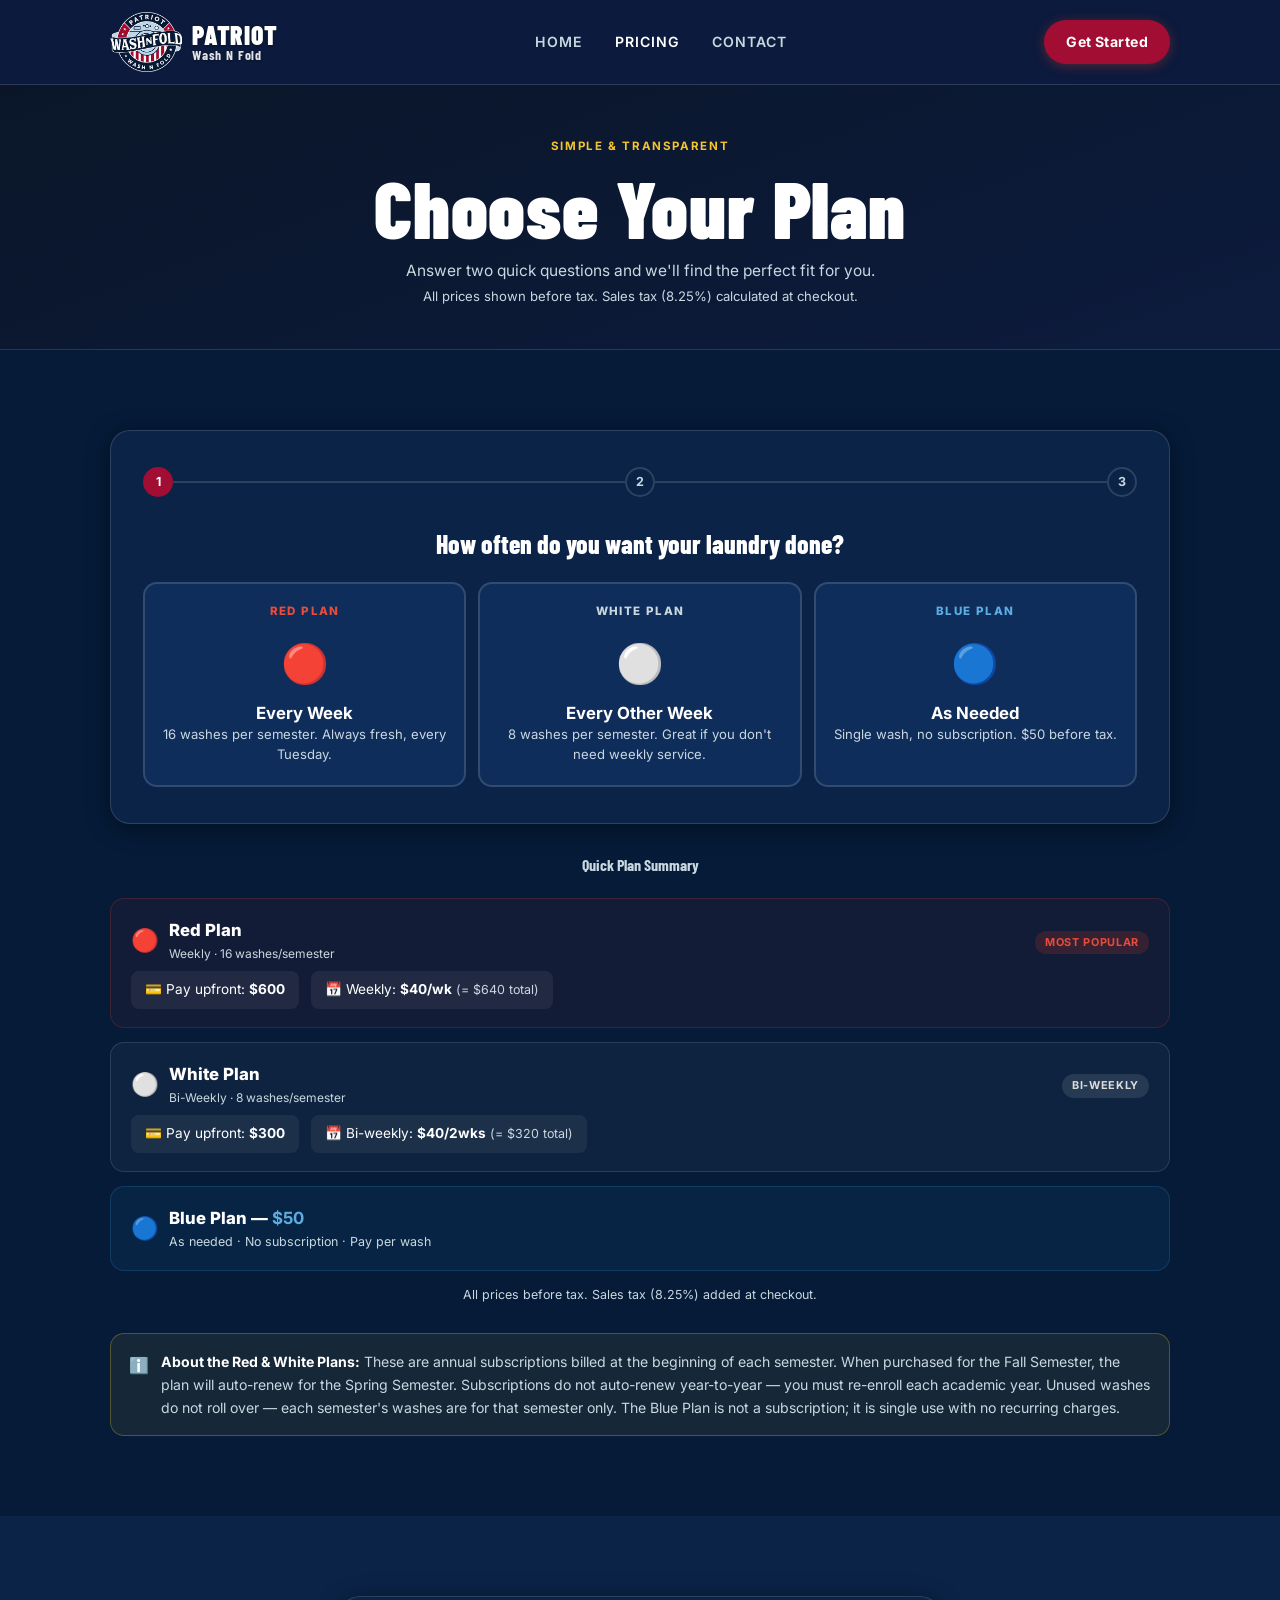
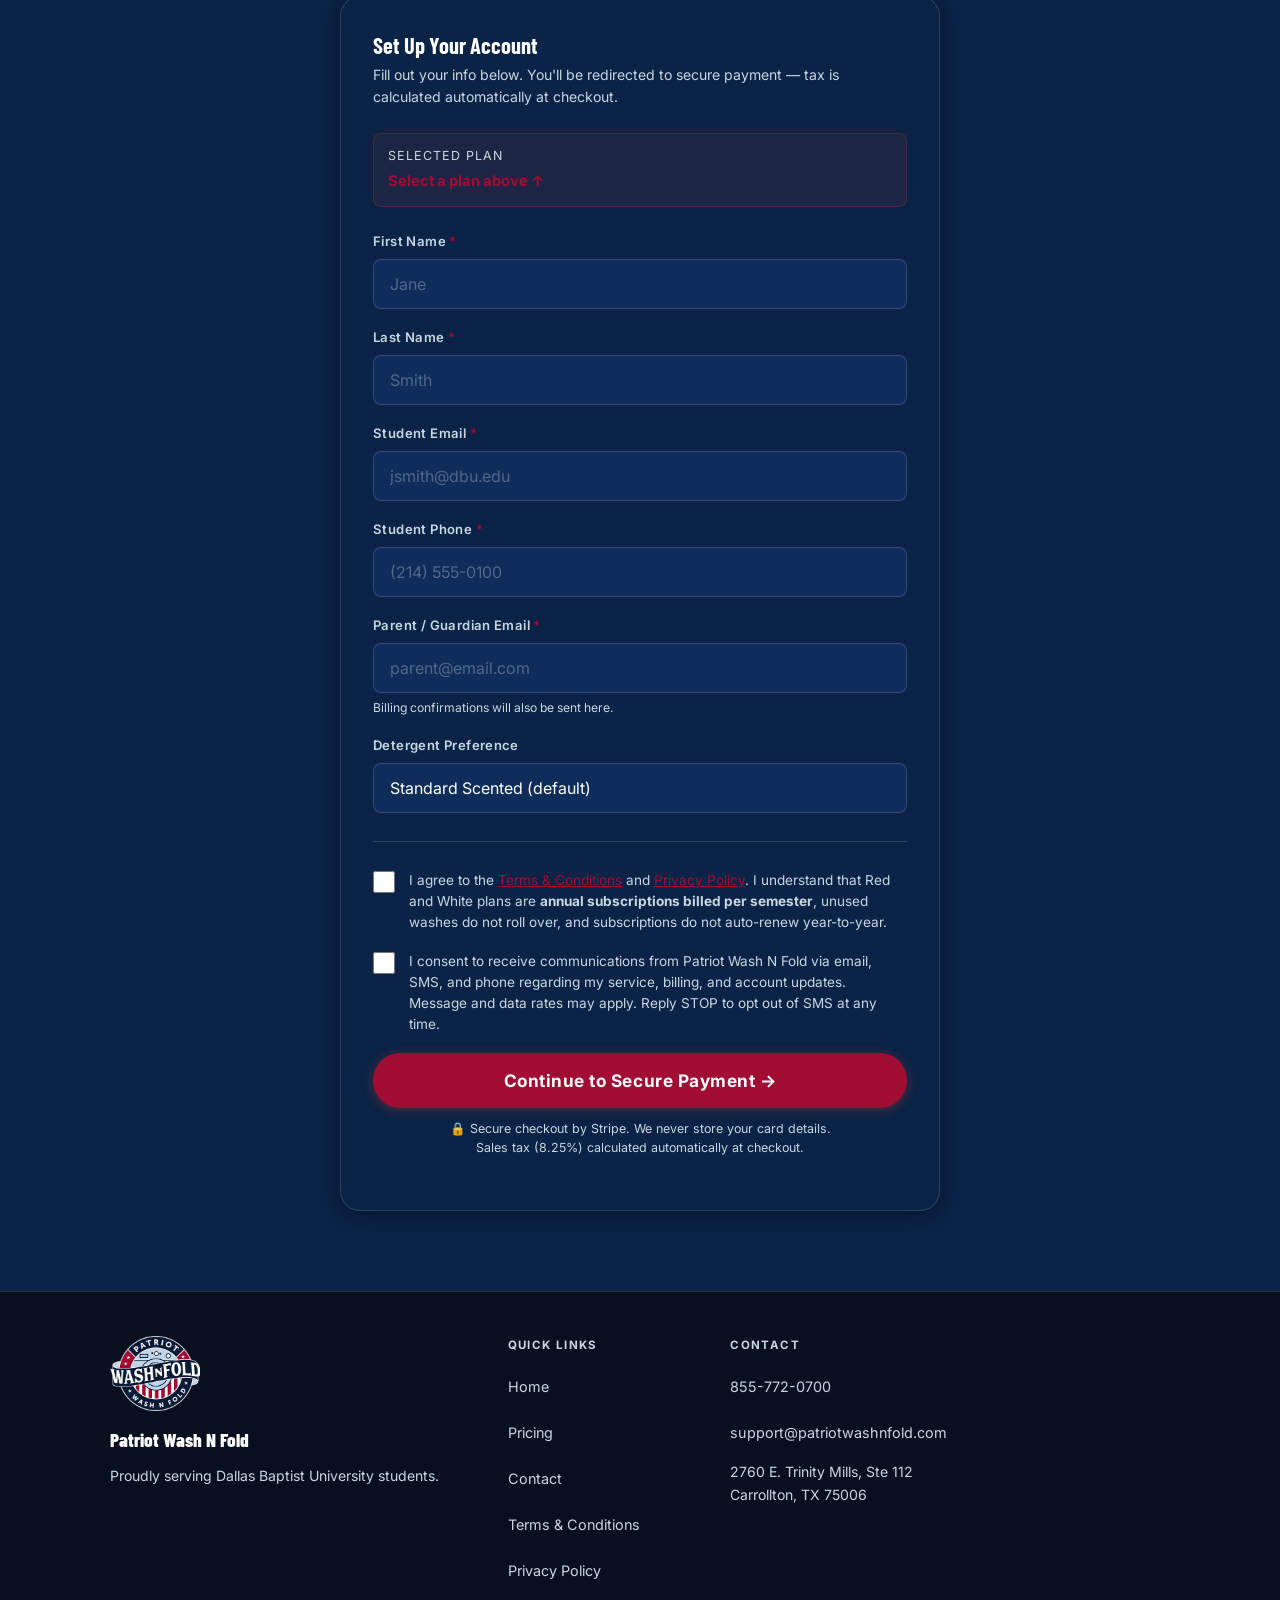
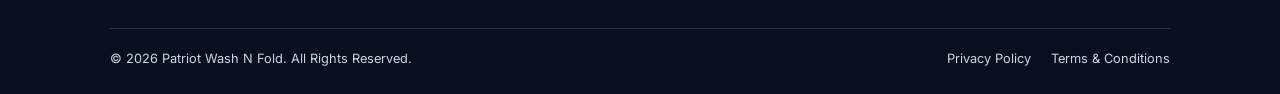
<file: pricing.html>
<!DOCTYPE html>
<html lang="en">
<head>
  <meta charset="UTF-8" />
  <meta name="viewport" content="width=device-width, initial-scale=1.0, viewport-fit=cover" />
  <title>Pricing — Patriot Wash N Fold</title>
  <meta name="description" content="Choose your Patriot Wash N Fold laundry plan. Red Plan (weekly, 16 washes, $600/semester), White Plan (bi-weekly, 8 washes, $300/semester), or Blue Plan (single wash, $50). DBU students only. Tax calculated at checkout." />
  <link rel="canonical" href="https://patriotwashnfold.com/pricing.html" />
  <meta name="robots" content="index, follow" />
  <meta property="og:title" content="Pricing — Patriot Wash N Fold DBU Laundry Service" />
  <meta property="og:description" content="Red Plan from $600/semester, White Plan from $300/semester, or single wash for $50. Pick-up and delivery at Dallas Baptist University." />
  <meta property="og:type" content="website" />
  <meta property="og:url" content="https://patriotwashnfold.com/pricing.html" />
  <meta property="og:image" content="https://patriotwashnfold.com/assets/logo.webp" />
  <script type="application/ld+json">
  {
    "@context": "https://schema.org",
    "@type": "WebPage",
    "name": "Pricing — Patriot Wash N Fold",
    "description": "Laundry service plans for Dallas Baptist University students. Weekly, bi-weekly, and single-wash options.",
    "url": "https://patriotwashnfold.com/pricing.html",
    "breadcrumb": {
      "@type": "BreadcrumbList",
      "itemListElement": [
        {"@type": "ListItem", "position": 1, "name": "Home", "item": "https://patriotwashnfold.com/"},
        {"@type": "ListItem", "position": 2, "name": "Pricing", "item": "https://patriotwashnfold.com/pricing.html"}
      ]
    }
  }
  </script>

  <link rel="preconnect" href="https://fonts.googleapis.com" />
  <link rel="preconnect" href="https://fonts.gstatic.com" crossorigin />
  <link href="https://fonts.googleapis.com/css2?family=Barlow+Condensed:wght@700;800;900&family=Inter:wght@400;500;600;700&display=swap" rel="stylesheet" />
  <link rel="icon" type="image/webp" href="assets/logo.webp" />
  <link rel="stylesheet" href="css/styles.css" />
</head>
<body>

  <!-- NAV -->
  <nav class="nav" role="navigation" aria-label="Main navigation">
    <div class="container">
      <div class="nav__inner">
        <a href="index.html" class="nav__logo" aria-label="Patriot Wash N Fold Home">
          <img src="assets/logo.webp" alt="Patriot Wash N Fold Logo" width="44" height="44" />
          <div class="nav__logo-text">PATRIOT <span>Wash N Fold</span></div>
        </a>
        <div class="nav__links">
          <a href="index.html">Home</a>
          <a href="pricing.html" class="active">Pricing</a>
          <a href="contact.html">Contact</a>
        </div>
        <a href="pricing.html" class="btn btn--primary btn--inline btn--sm nav__cta-desktop">Get Started</a>
        <button class="nav__hamburger" id="nav-hamburger" aria-label="Open menu" aria-expanded="false" aria-controls="nav-mobile">
          <span></span><span></span><span></span>
        </button>
      </div>
      <div class="nav__mobile" id="nav-mobile" role="menu">
        <a href="index.html" role="menuitem">Home</a>
        <a href="pricing.html" role="menuitem" class="active">Pricing</a>
        <a href="contact.html" role="menuitem">Contact</a>
        <a href="pricing.html" class="btn btn--primary" role="menuitem" style="margin: 8px 20px 4px; width: calc(100% - 40px);">Get Started</a>
      </div>
    </div>
  </nav>

  <!-- PAGE HERO -->
  <div class="page-hero">
    <div class="container">
      <span class="section-label">Simple &amp; Transparent</span>
      <h1>Choose Your Plan</h1>
      <p class="page-hero__subtitle">Answer two quick questions and we'll find the perfect fit for you.<br>
      <span style="font-size: 0.82rem; color: var(--color-text-muted);">All prices shown before tax. Sales tax (8.25%) calculated at checkout.</span></p>
    </div>
  </div>

  <!-- PLAN WIZARD -->
  <section class="section" aria-labelledby="wizard-heading">
    <div class="container">

      <div class="plan-wizard" id="plan-wizard" role="region" aria-label="Plan selection wizard">

        <!-- Progress -->
        <div class="wizard-progress" aria-label="Step progress" role="progressbar" aria-valuemin="1" aria-valuemax="3" aria-valuenow="1">
          <div class="wizard-step-dot active" id="wizard-dot-1">1</div>
          <div class="wizard-step-line" id="wizard-line-1"></div>
          <div class="wizard-step-dot" id="wizard-dot-2">2</div>
          <div class="wizard-step-line" id="wizard-line-2"></div>
          <div class="wizard-step-dot" id="wizard-dot-3">3</div>
        </div>

        <!-- STEP 1: Frequency -->
        <div id="wizard-step-1">
          <h2 class="wizard-question" id="wizard-heading">How often do you want your laundry done?</h2>
          <div class="wizard-options" role="group" aria-label="Frequency options">

            <button class="wizard-option" data-frequency="weekly" aria-label="Red Plan — Every week, 16 washes">
              <div style="font-size: 0.72rem; font-weight: 800; letter-spacing: 0.12em; text-transform: uppercase; color: #e74c3c; margin-bottom: 6px;">Red Plan</div>
              <div class="wizard-option__icon" aria-hidden="true">🔴</div>
              <div class="wizard-option__body">
                <div class="wizard-option__title">Every Week</div>
                <p class="wizard-option__desc">16 washes per semester. Always fresh, every Tuesday.</p>
              </div>
            </button>

            <button class="wizard-option" data-frequency="biweekly" aria-label="White Plan — Every other week, 8 washes">
              <div style="font-size: 0.72rem; font-weight: 800; letter-spacing: 0.12em; text-transform: uppercase; color: #c9d8e0; margin-bottom: 6px;">White Plan</div>
              <div class="wizard-option__icon" aria-hidden="true">⚪</div>
              <div class="wizard-option__body">
                <div class="wizard-option__title">Every Other Week</div>
                <p class="wizard-option__desc">8 washes per semester. Great if you don't need weekly service.</p>
              </div>
            </button>

            <button class="wizard-option" data-frequency="once" aria-label="Blue Plan — As Needed, $50">
              <div style="font-size: 0.72rem; font-weight: 800; letter-spacing: 0.12em; text-transform: uppercase; color: #5dade2; margin-bottom: 6px;">Blue Plan</div>
              <div class="wizard-option__icon" aria-hidden="true">🔵</div>
              <div class="wizard-option__body">
                <div class="wizard-option__title">As Needed</div>
                <p class="wizard-option__desc">Single wash, no subscription. $50 before tax.</p>
              </div>
            </button>

          </div>
        </div>

        <!-- STEP 2: Payment Method -->
        <div id="wizard-step-2" class="hidden">
          <h2 class="wizard-question">How would you like to pay?</h2>
          <p id="payment-plan-label" class="text-center text-muted mb-16" style="font-size:0.88rem; margin-bottom:20px;"></p>

          <div class="payment-comparison">

            <!-- Upfront (Recommended) -->
            <div class="payment-card payment-card--recommended">
              <div class="payment-card__badge">⭐ Best Value</div>
              <div class="payment-card__label">Pay Upfront</div>
              <div class="payment-card__price" id="payment-upfront-price">$600</div>
              <div class="payment-card__price-sub" id="payment-upfront-sub">per semester, paid in full</div>
              <div class="payment-card__savings" id="payment-upfront-saving">Save $40 vs. split payments</div>
              <div class="payment-card__features">
                One payment. Done.<br>
                Most families choose this.<br>
                <strong style="color: var(--color-gold);">Lowest total cost.</strong>
              </div>
              <button class="btn btn--gold" data-payment="upfront" aria-label="Choose pay upfront option">Pay Upfront &amp; Save</button>
            </div>

            <!-- Split Payments -->
            <div class="payment-card">
              <div class="payment-card__label" id="payment-split-label">Weekly Payments</div>
              <div class="payment-card__price" id="payment-split-price">$40</div>
              <div class="payment-card__price-sub" id="payment-split-sub">per week × 16 weeks</div>
              <div style="height: 28px; margin-bottom: 16px;"></div>
              <div class="payment-card__features">
                Spread out the cost.<br>
                Auto-charged each billing period.<br>
                <span id="payment-split-total" style="color: var(--color-text-muted); font-size: 0.82rem;">Total: $640/semester</span>
              </div>
              <div style="font-size: 0.75rem; color: var(--color-gold); background: rgba(244,196,48,0.08); border-radius: 6px; padding: 8px 10px; margin-bottom: 14px; line-height: 1.5;">
                We'll charge your first week today to lock in your spot. After that, payments kick in starting your second week of service — no charges in between.
              </div>
              <button class="btn btn--outline" data-payment="split" aria-label="Choose split payment option">Choose Split Payments</button>
            </div>

          </div>

          <div class="text-center mt-16">
            <button class="btn btn--ghost" data-back="1" style="width:auto; display:inline-flex;">← Back</button>
          </div>
        </div>

        <!-- STEP 3: Confirm & Proceed -->
        <div id="wizard-step-3" class="hidden" style="text-align: center; padding: 8px 0;">
          <div style="font-size: 3rem; margin-bottom: 14px;" aria-hidden="true">🎉</div>
          <h2 style="margin-bottom: 10px;">Great Choice!</h2>
          <p style="color: var(--color-text-muted); margin-bottom: 8px; font-size: 0.95rem;">
            You selected:
          </p>
          <p style="font-weight: 700; font-size: 1.05rem; margin-bottom: 24px;" id="wizard-plan-display"></p>
          <p style="color: var(--color-text-muted); font-size: 0.88rem; margin-bottom: 28px; line-height: 1.65;">
            Fill out your info below so we can set up your account. You'll be redirected to secure checkout where tax will be calculated automatically.
          </p>
          <a href="#checkout-form" class="btn btn--primary btn--lg" id="wizard-proceed-btn" style="max-width: 400px; margin: 0 auto;">
            Continue to Checkout →
          </a>
          <div class="mt-16">
            <button class="btn btn--ghost" data-back="1" style="width:auto; display:inline-flex;">← Start Over</button>
          </div>
        </div>

      </div><!-- end plan-wizard -->

      <!-- Friendly Plan Summary Cards (replaces dense table) -->
      <div class="mt-32 fade-in">
        <h3 class="text-center" style="font-size: 1rem; font-weight: 700; color: var(--color-text-muted); margin-bottom: 24px;">Quick Plan Summary</h3>

        <div style="display: flex; flex-direction: column; gap: 14px;">

          <!-- Red Plan -->
          <div onclick="scrollToWizardPlan('weekly')" style="background: rgba(192,57,43,0.08); border: 1px solid rgba(192,57,43,0.25); border-radius: var(--radius-md); padding: 18px 20px; cursor: pointer; transition: border-color 0.2s, box-shadow 0.2s;" onmouseover="this.style.borderColor='rgba(192,57,43,0.6)';this.style.boxShadow='0 0 0 2px rgba(192,57,43,0.25)'" onmouseout="this.style.borderColor='rgba(192,57,43,0.25)';this.style.boxShadow='none'">
            <div style="display: flex; justify-content: space-between; align-items: center; margin-bottom: 8px;">
              <div style="display: flex; align-items: center; gap: 10px;">
                <span style="font-size: 1.4rem;">🔴</span>
                <div>
                  <div style="font-weight: 800; font-size: 1.05rem;">Red Plan</div>
                  <div style="font-size: 0.75rem; color: var(--color-text-muted);">Weekly · 16 washes/semester</div>
                </div>
              </div>
              <span class="plan-badge plan-badge--red">Most Popular</span>
            </div>
            <div style="display: flex; gap: 12px; flex-wrap: wrap;">
              <div style="background: rgba(255,255,255,0.06); border-radius: var(--radius-sm); padding: 8px 14px; font-size: 0.85rem;">
                💳 Pay upfront: <strong>$600</strong>
              </div>
              <div style="background: rgba(255,255,255,0.06); border-radius: var(--radius-sm); padding: 8px 14px; font-size: 0.85rem;">
                📅 Weekly: <strong>$40/wk</strong> <span style="color: var(--color-text-muted); font-size: 0.78rem;">(= $640 total)</span>
              </div>
            </div>
          </div>

          <!-- White Plan -->
          <div onclick="scrollToWizardPlan('biweekly')" style="background: rgba(255,255,255,0.04); border: 1px solid rgba(255,255,255,0.12); border-radius: var(--radius-md); padding: 18px 20px; cursor: pointer; transition: border-color 0.2s, box-shadow 0.2s;" onmouseover="this.style.borderColor='rgba(255,255,255,0.4)';this.style.boxShadow='0 0 0 2px rgba(255,255,255,0.1)'" onmouseout="this.style.borderColor='rgba(255,255,255,0.12)';this.style.boxShadow='none'">
            <div style="display: flex; justify-content: space-between; align-items: center; margin-bottom: 8px;">
              <div style="display: flex; align-items: center; gap: 10px;">
                <span style="font-size: 1.4rem;">⚪</span>
                <div>
                  <div style="font-weight: 800; font-size: 1.05rem;">White Plan</div>
                  <div style="font-size: 0.75rem; color: var(--color-text-muted);">Bi-Weekly · 8 washes/semester</div>
                </div>
              </div>
              <span class="plan-badge plan-badge--white">Bi-Weekly</span>
            </div>
            <div style="display: flex; gap: 12px; flex-wrap: wrap;">
              <div style="background: rgba(255,255,255,0.06); border-radius: var(--radius-sm); padding: 8px 14px; font-size: 0.85rem;">
                💳 Pay upfront: <strong>$300</strong>
              </div>
              <div style="background: rgba(255,255,255,0.06); border-radius: var(--radius-sm); padding: 8px 14px; font-size: 0.85rem;">
                📅 Bi-weekly: <strong>$40/2wks</strong> <span style="color: var(--color-text-muted); font-size: 0.78rem;">(= $320 total)</span>
              </div>
            </div>
          </div>

          <!-- Blue Plan -->
          <div onclick="scrollToWizardPlan('once')" style="background: rgba(52,152,219,0.08); border: 1px solid rgba(52,152,219,0.2); border-radius: var(--radius-md); padding: 18px 20px; cursor: pointer; transition: border-color 0.2s, box-shadow 0.2s;" onmouseover="this.style.borderColor='rgba(52,152,219,0.5)';this.style.boxShadow='0 0 0 2px rgba(52,152,219,0.2)'" onmouseout="this.style.borderColor='rgba(52,152,219,0.2)';this.style.boxShadow='none'">
            <div style="display: flex; align-items: center; gap: 10px;">
              <span style="font-size: 1.4rem;">🔵</span>
              <div>
                <div style="font-weight: 800; font-size: 1.05rem;">Blue Plan — <strong style="color: #5dade2;">$50</strong></div>
                <div style="font-size: 0.78rem; color: var(--color-text-muted);">As needed · No subscription · Pay per wash</div>
              </div>
            </div>
          </div>

        </div>
        <p style="font-size: 0.78rem; color: var(--color-text-muted); text-align: center; margin-top: 14px;">All prices before tax. Sales tax (8.25%) added at checkout.</p>

        <!-- Annual Subscription Notice -->
          <div class="annual-notice fade-in" role="note" aria-label="Annual subscription notice">
          <span class="annual-notice__icon" aria-hidden="true">ℹ️</span>
          <div>
            <strong style="color: var(--color-white);">About the Red &amp; White Plans:</strong>
            These are annual subscriptions billed at the beginning of each semester. When purchased for the Fall Semester, the plan will auto-renew for the Spring Semester. Subscriptions do not auto-renew year-to-year — you must re-enroll each academic year. Unused washes do not roll over — each semester's washes are for that semester only. The Blue Plan is not a subscription; it is single use with no recurring charges.
          </div>
        </div>
      </div>

    </div>
  </section>

  <!-- CHECKOUT FORM -->
  <section class="section section--light" id="checkout-form" aria-labelledby="checkout-heading">
    <div class="container">
      <div style="max-width: 600px; margin: 0 auto;">
        <div class="form-card">
          <h2 class="form-title" id="checkout-heading">Set Up Your Account</h2>
          <p class="form-subtitle">Fill out your info below. You'll be redirected to secure payment — tax is calculated automatically at checkout.</p>

          <div class="form-selected-plan" aria-live="polite">
            <span style="font-size: 0.78rem; text-transform: uppercase; letter-spacing: 0.08em; color: var(--color-text-muted);">Selected Plan</span>
            <strong id="checkout-plan-name">Select a plan above ↑</strong>
          </div>

          <form id="checkout-form-el" novalidate aria-label="Account setup form">

            <div class="form-group">
              <label class="form-label" for="field-first-name">First Name <span style="color:var(--color-red);" aria-label="required">*</span></label>
              <input class="form-input" type="text" id="field-first-name" name="firstName" placeholder="Jane" required autocomplete="given-name" inputmode="text" />
            </div>

            <div class="form-group">
              <label class="form-label" for="field-last-name">Last Name <span style="color:var(--color-red);" aria-label="required">*</span></label>
              <input class="form-input" type="text" id="field-last-name" name="lastName" placeholder="Smith" required autocomplete="family-name" inputmode="text" />
            </div>

            <div class="form-group">
              <label class="form-label" for="field-email">Student Email <span style="color:var(--color-red);" aria-label="required">*</span></label>
              <input class="form-input" type="email" id="field-email" name="email" placeholder="jsmith@dbu.edu" required autocomplete="email" inputmode="email" />
            </div>

            <div class="form-group">
              <label class="form-label" for="field-phone">Student Phone <span style="color:var(--color-red);" aria-label="required">*</span></label>
              <input class="form-input" type="tel" id="field-phone" name="phone" placeholder="(214) 555-0100" required autocomplete="tel" inputmode="tel" />
            </div>

            <div class="form-group">
              <label class="form-label" for="field-parent-email">Parent / Guardian Email <span style="color:var(--color-red);" aria-label="required">*</span></label>
              <input class="form-input" type="email" id="field-parent-email" name="parentEmail" placeholder="parent@email.com" required autocomplete="off" inputmode="email" />
              <div style="font-size: 0.76rem; color: var(--color-text-muted); margin-top: 5px;">Billing confirmations will also be sent here.</div>
            </div>

            <div class="form-group">
              <label class="form-label" for="field-detergent">Detergent Preference</label>
              <select class="form-select" id="field-detergent" name="detergentPref">
                <option value="standard_scented_default">Standard Scented (default)</option>
                <option value="hypoallergenic">Hypoallergenic / Fragrance-Free</option>
                <option value="no_preference">No Preference</option>
              </select>
            </div>

            <input type="hidden" id="field-plan" name="selectedPlan" value="" />

            <hr class="divider" />

            <!-- Checkbox 1: Terms, annual subscription, no-rollover -->
            <div class="form-checkbox-group">
              <input class="form-checkbox" type="checkbox" id="ack-terms" name="ackTerms" required />
              <label class="form-checkbox-label" for="ack-terms">
                I agree to the <a href="terms.html" target="_blank" rel="noopener">Terms &amp; Conditions</a> and <a href="privacy.html" target="_blank" rel="noopener">Privacy Policy</a>. I understand that Red and White plans are <strong>annual subscriptions billed per semester</strong>, unused washes do not roll over, and subscriptions do not auto-renew year-to-year.
              </label>
            </div>

            <!-- Checkbox 2: Communication consent -->
            <div class="form-checkbox-group">
              <input class="form-checkbox" type="checkbox" id="ack-comms" name="ackComms" required />
              <label class="form-checkbox-label" for="ack-comms">
                I consent to receive communications from Patriot Wash N Fold via email, SMS, and phone regarding my service, billing, and account updates. Message and data rates may apply. Reply STOP to opt out of SMS at any time.
              </label>
            </div>

            <div id="form-submit-error" class="form-error" role="alert" aria-live="assertive"></div>

            <button type="submit" class="btn btn--primary btn--lg mt-8" aria-label="Continue to secure payment">
              Continue to Secure Payment →
            </button>

            <p style="text-align: center; font-size: 0.78rem; color: var(--color-text-muted); margin-top: 12px; line-height: 1.5;">
              🔒 Secure checkout by Stripe. We never store your card details.<br>
              Sales tax (8.25%) calculated automatically at checkout.
            </p>
            <div id="weekly-billing-note" style="display:none; margin-top: 12px; background: rgba(244,196,48,0.08); border: 1px solid rgba(244,196,48,0.25); border-radius: 8px; padding: 10px 14px; font-size: 0.78rem; color: var(--color-text-muted); line-height: 1.55; text-align: center;">
              📅 <strong style="color: var(--color-white);">Weekly plan:</strong> We'll charge your first week today to lock in your spot. After that, payments kick in starting your second week of service — no charges in between.
            </div>

          </form>

          <div id="form-submit-success" class="form-success" role="status" aria-live="polite">
            <div style="font-size: 1.8rem; margin-bottom: 8px;">✅</div>
            <strong>Account info saved!</strong><br>
            Redirecting you to secure payment…
          </div>

        </div>
      </div>
    </div>
  </section>

  <!-- FOOTER -->
  <footer class="footer" role="contentinfo">
    <div class="container">
      <div class="footer__inner">
        <div class="footer__brand">
          <img src="assets/logo.webp" alt="Patriot Wash N Fold Logo" width="52" height="52" />
          <div class="footer__brand-name">Patriot Wash N Fold</div>
          <p class="footer__brand-desc">Proudly serving Dallas Baptist University students.</p>
        </div>
        <div class="footer__cols">
          <div>
            <div class="footer__col-title">Quick Links</div>
            <div class="footer__links">
              <a href="index.html">Home</a>
              <a href="pricing.html">Pricing</a>
              <a href="contact.html">Contact</a>
              <a href="terms.html">Terms &amp; Conditions</a>
              <a href="privacy.html">Privacy Policy</a>
            </div>
          </div>
          <div>
            <div class="footer__col-title">Contact</div>
            <div class="footer__links">
              <a href="tel:8557720700">855-772-0700</a>
              <a href="mailto:support@patriotwashnfold.com">support@patriotwashnfold.com</a>
              <span>2760 E. Trinity Mills, Ste 112<br>Carrollton, TX 75006</span>
            </div>
          </div>
        </div>
      </div>
      <div class="footer__bottom">
        <span>© 2026 Patriot Wash N Fold. All Rights Reserved.</span>
        <div class="footer__bottom-links">
          <a href="privacy.html">Privacy Policy</a>
          <a href="terms.html">Terms &amp; Conditions</a>
        </div>
      </div>
    </div>
  </footer>

  <script src="js/main.js?v=2"></script>
</body>
</html>
</file>
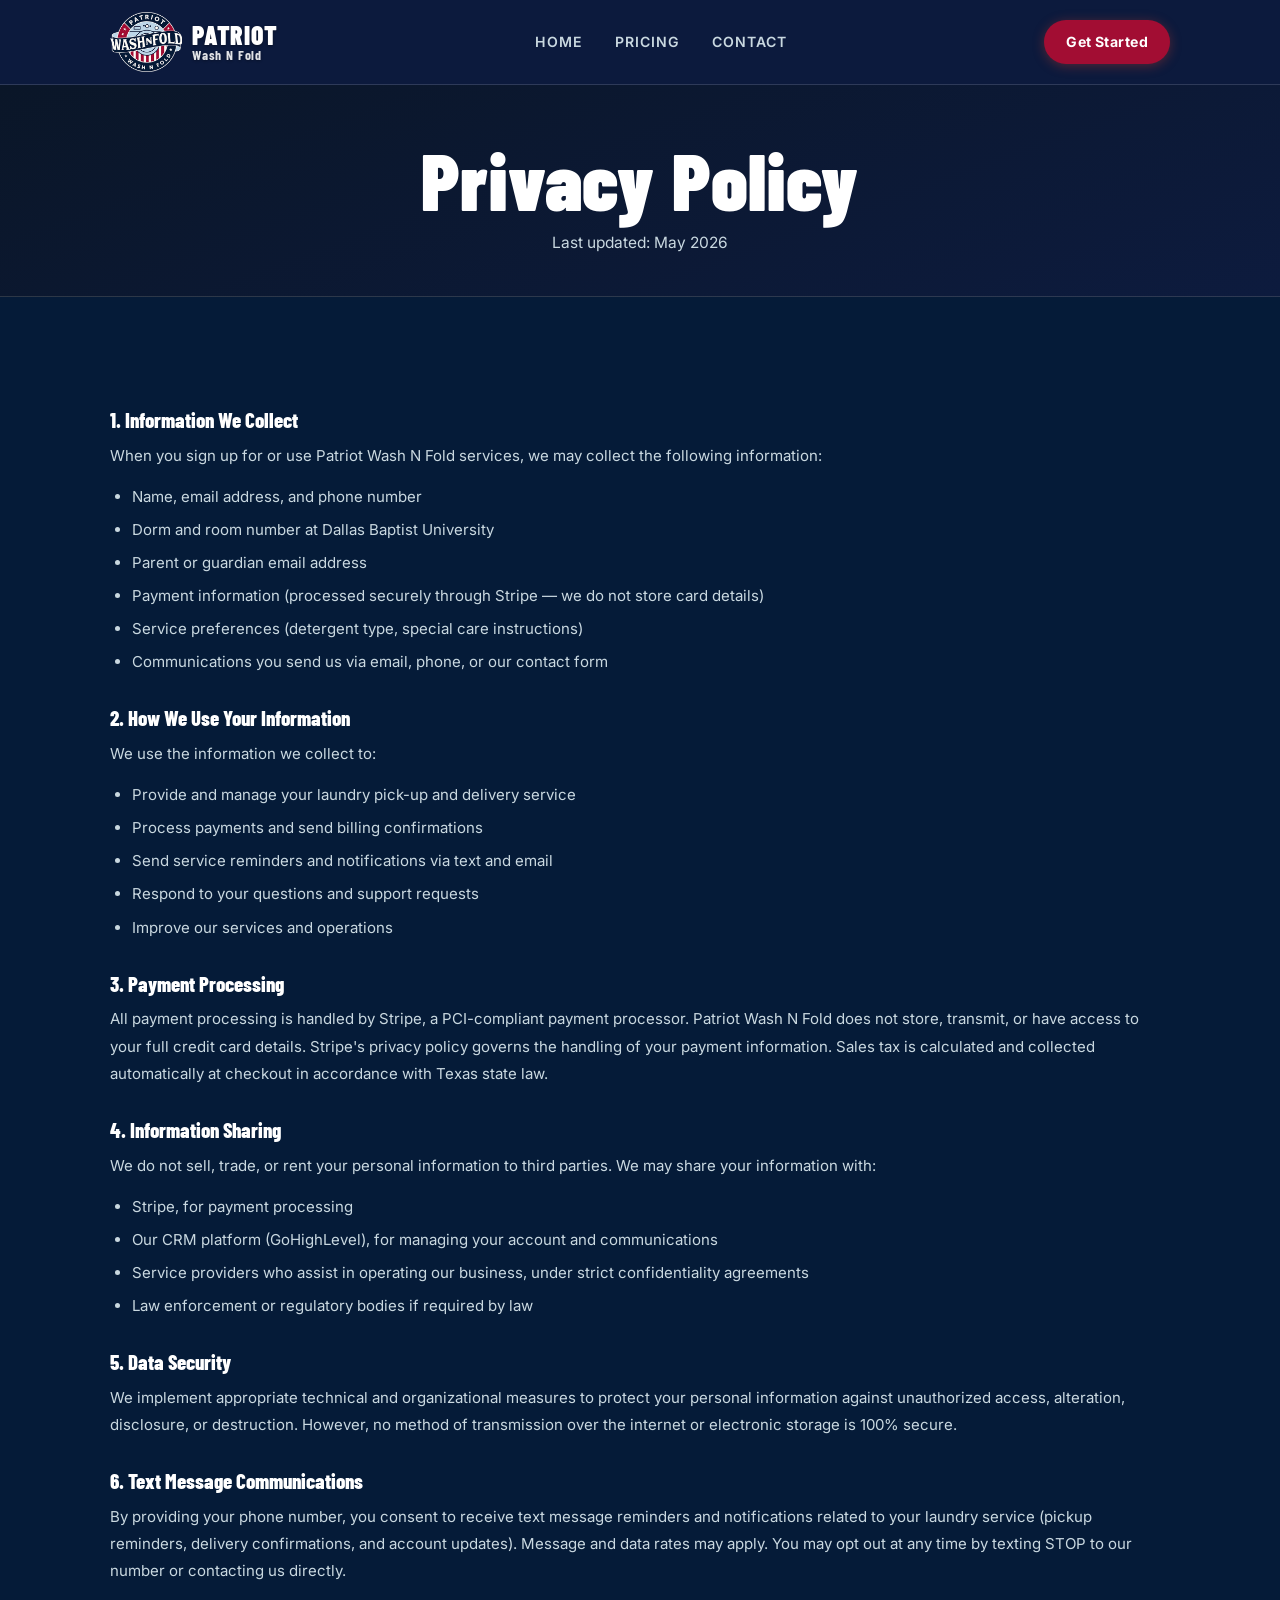
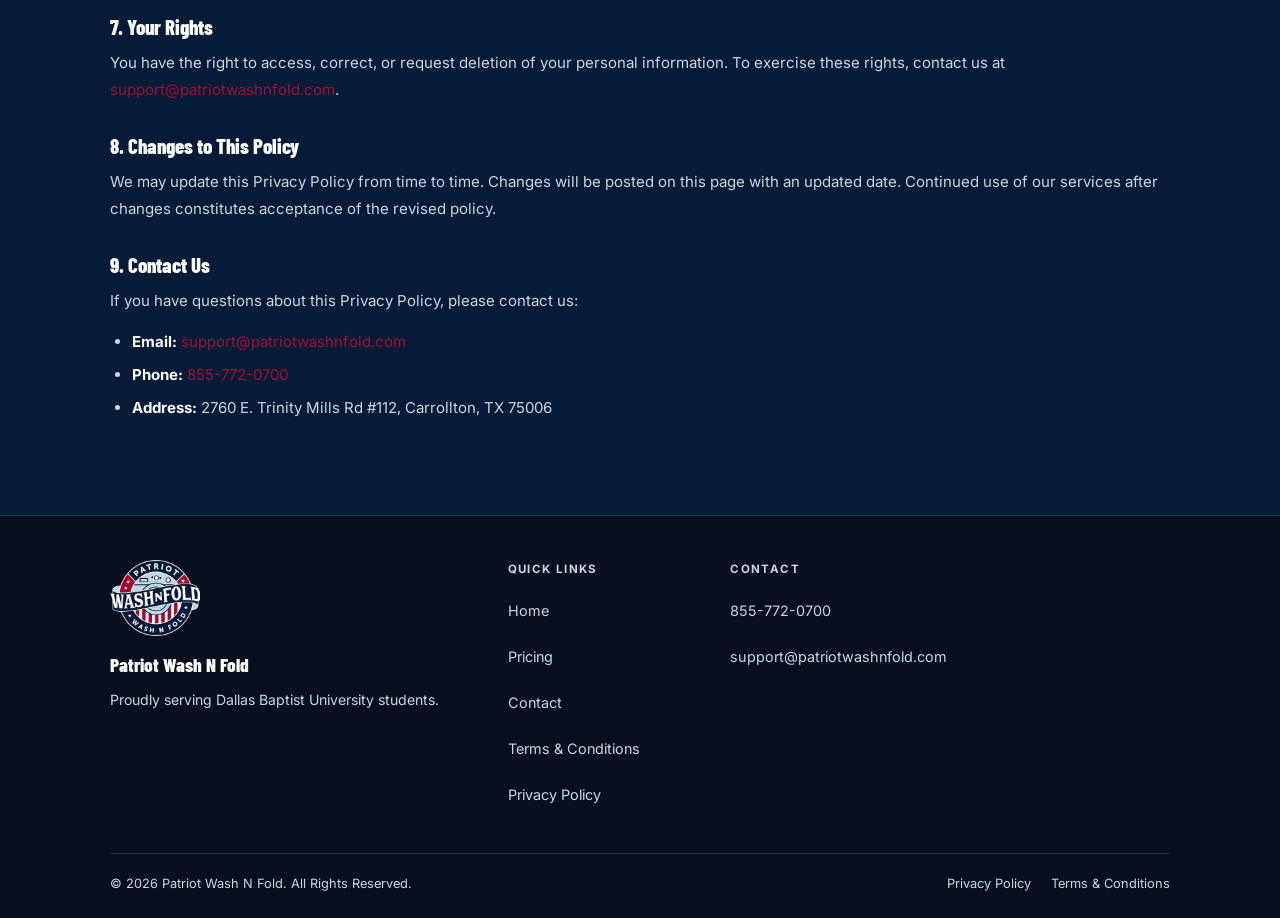
<file: privacy.html>
<!DOCTYPE html>
<html lang="en">
<head>
  <meta charset="UTF-8" />
  <meta name="viewport" content="width=device-width, initial-scale=1.0, viewport-fit=cover" />
  <title>Privacy Policy — Patriot Wash N Fold</title>
  <meta name="description" content="Patriot Wash N Fold Privacy Policy — how we collect, use, and protect your personal information." />
  <link rel="canonical" href="https://patriotwashnfold.com/privacy" />

  <link rel="preconnect" href="https://fonts.googleapis.com" />
  <link rel="preconnect" href="https://fonts.gstatic.com" crossorigin />
  <link href="https://fonts.googleapis.com/css2?family=Barlow+Condensed:wght@700;800;900&family=Inter:wght@400;500;600;700&display=swap" rel="stylesheet" />
  <link rel="icon" type="image/webp" href="assets/logo.webp" />
  <link rel="stylesheet" href="css/styles.css" />
</head>
<body>

  <nav class="nav" role="navigation" aria-label="Main navigation">
    <div class="container">
      <div class="nav__inner">
        <a href="index.html" class="nav__logo" aria-label="Patriot Wash N Fold Home">
          <img src="assets/logo.webp" alt="Patriot Wash N Fold Logo" width="44" height="44" />
          <div class="nav__logo-text">PATRIOT <span>Wash N Fold</span></div>
        </a>
        <div class="nav__links">
          <a href="index.html">Home</a>
          <a href="pricing.html">Pricing</a>
          <a href="contact.html">Contact</a>
        </div>
        <a href="pricing.html" class="btn btn--primary btn--inline btn--sm nav__cta-desktop">Get Started</a>
        <button class="nav__hamburger" id="nav-hamburger" aria-label="Open menu" aria-expanded="false" aria-controls="nav-mobile">
          <span></span><span></span><span></span>
        </button>
      </div>
      <div class="nav__mobile" id="nav-mobile" role="menu">
        <a href="index.html" role="menuitem">Home</a>
        <a href="pricing.html" role="menuitem">Pricing</a>
        <a href="contact.html" role="menuitem">Contact</a>
      </div>
    </div>
  </nav>

  <div class="page-hero">
    <div class="container">
      <h1>Privacy Policy</h1>
      <p class="page-hero__subtitle">Last updated: May 2026</p>
    </div>
  </div>

  <section class="section">
    <div class="container">
      <div class="prose">

        <h2>1. Information We Collect</h2>
        <p>When you sign up for or use Patriot Wash N Fold services, we may collect the following information:</p>
        <ul>
          <li>Name, email address, and phone number</li>
          <li>Dorm and room number at Dallas Baptist University</li>
          <li>Parent or guardian email address</li>
          <li>Payment information (processed securely through Stripe — we do not store card details)</li>
          <li>Service preferences (detergent type, special care instructions)</li>
          <li>Communications you send us via email, phone, or our contact form</li>
        </ul>

        <h2>2. How We Use Your Information</h2>
        <p>We use the information we collect to:</p>
        <ul>
          <li>Provide and manage your laundry pick-up and delivery service</li>
          <li>Process payments and send billing confirmations</li>
          <li>Send service reminders and notifications via text and email</li>
          <li>Respond to your questions and support requests</li>
          <li>Improve our services and operations</li>
        </ul>

        <h2>3. Payment Processing</h2>
        <p>All payment processing is handled by Stripe, a PCI-compliant payment processor. Patriot Wash N Fold does not store, transmit, or have access to your full credit card details. Stripe's privacy policy governs the handling of your payment information. Sales tax is calculated and collected automatically at checkout in accordance with Texas state law.</p>

        <h2>4. Information Sharing</h2>
        <p>We do not sell, trade, or rent your personal information to third parties. We may share your information with:</p>
        <ul>
          <li>Stripe, for payment processing</li>
          <li>Our CRM platform (GoHighLevel), for managing your account and communications</li>
          <li>Service providers who assist in operating our business, under strict confidentiality agreements</li>
          <li>Law enforcement or regulatory bodies if required by law</li>
        </ul>

        <h2>5. Data Security</h2>
        <p>We implement appropriate technical and organizational measures to protect your personal information against unauthorized access, alteration, disclosure, or destruction. However, no method of transmission over the internet or electronic storage is 100% secure.</p>

        <h2>6. Text Message Communications</h2>
        <p>By providing your phone number, you consent to receive text message reminders and notifications related to your laundry service (pickup reminders, delivery confirmations, and account updates). Message and data rates may apply. You may opt out at any time by texting STOP to our number or contacting us directly.</p>

        <h2>7. Your Rights</h2>
        <p>You have the right to access, correct, or request deletion of your personal information. To exercise these rights, contact us at <a href="mailto:support@patriotwashnfold.com" style="color: var(--color-red);">support@patriotwashnfold.com</a>.</p>

        <h2>8. Changes to This Policy</h2>
        <p>We may update this Privacy Policy from time to time. Changes will be posted on this page with an updated date. Continued use of our services after changes constitutes acceptance of the revised policy.</p>

        <h2>9. Contact Us</h2>
        <p>If you have questions about this Privacy Policy, please contact us:</p>
        <ul>
          <li><strong>Email:</strong> <a href="mailto:support@patriotwashnfold.com" style="color: var(--color-red);">support@patriotwashnfold.com</a></li>
          <li><strong>Phone:</strong> <a href="tel:8557720700" style="color: var(--color-red);">855-772-0700</a></li>
          <li><strong>Address:</strong> 2760 E. Trinity Mills Rd #112, Carrollton, TX 75006</li>
        </ul>

      </div>
    </div>
  </section>

  <footer class="footer" role="contentinfo">
    <div class="container">
      <div class="footer__inner">
        <div class="footer__brand">
          <img src="assets/logo.webp" alt="Patriot Wash N Fold Logo" width="52" height="52" />
          <div class="footer__brand-name">Patriot Wash N Fold</div>
          <p class="footer__brand-desc">Proudly serving Dallas Baptist University students.</p>
        </div>
        <div class="footer__cols">
          <div>
            <div class="footer__col-title">Quick Links</div>
            <div class="footer__links">
              <a href="index.html">Home</a>
              <a href="pricing.html">Pricing</a>
              <a href="contact.html">Contact</a>
              <a href="terms.html">Terms &amp; Conditions</a>
              <a href="privacy.html">Privacy Policy</a>
            </div>
          </div>
          <div>
            <div class="footer__col-title">Contact</div>
            <div class="footer__links">
              <a href="tel:8557720700">855-772-0700</a>
              <a href="mailto:support@patriotwashnfold.com">support@patriotwashnfold.com</a>
            </div>
          </div>
        </div>
      </div>
      <div class="footer__bottom">
        <span>© 2026 Patriot Wash N Fold. All Rights Reserved.</span>
        <div class="footer__bottom-links">
          <a href="privacy.html">Privacy Policy</a>
          <a href="terms.html">Terms &amp; Conditions</a>
        </div>
      </div>
    </div>
  </footer>

  <script src="js/main.js"></script>
</body>
</html>
</file>
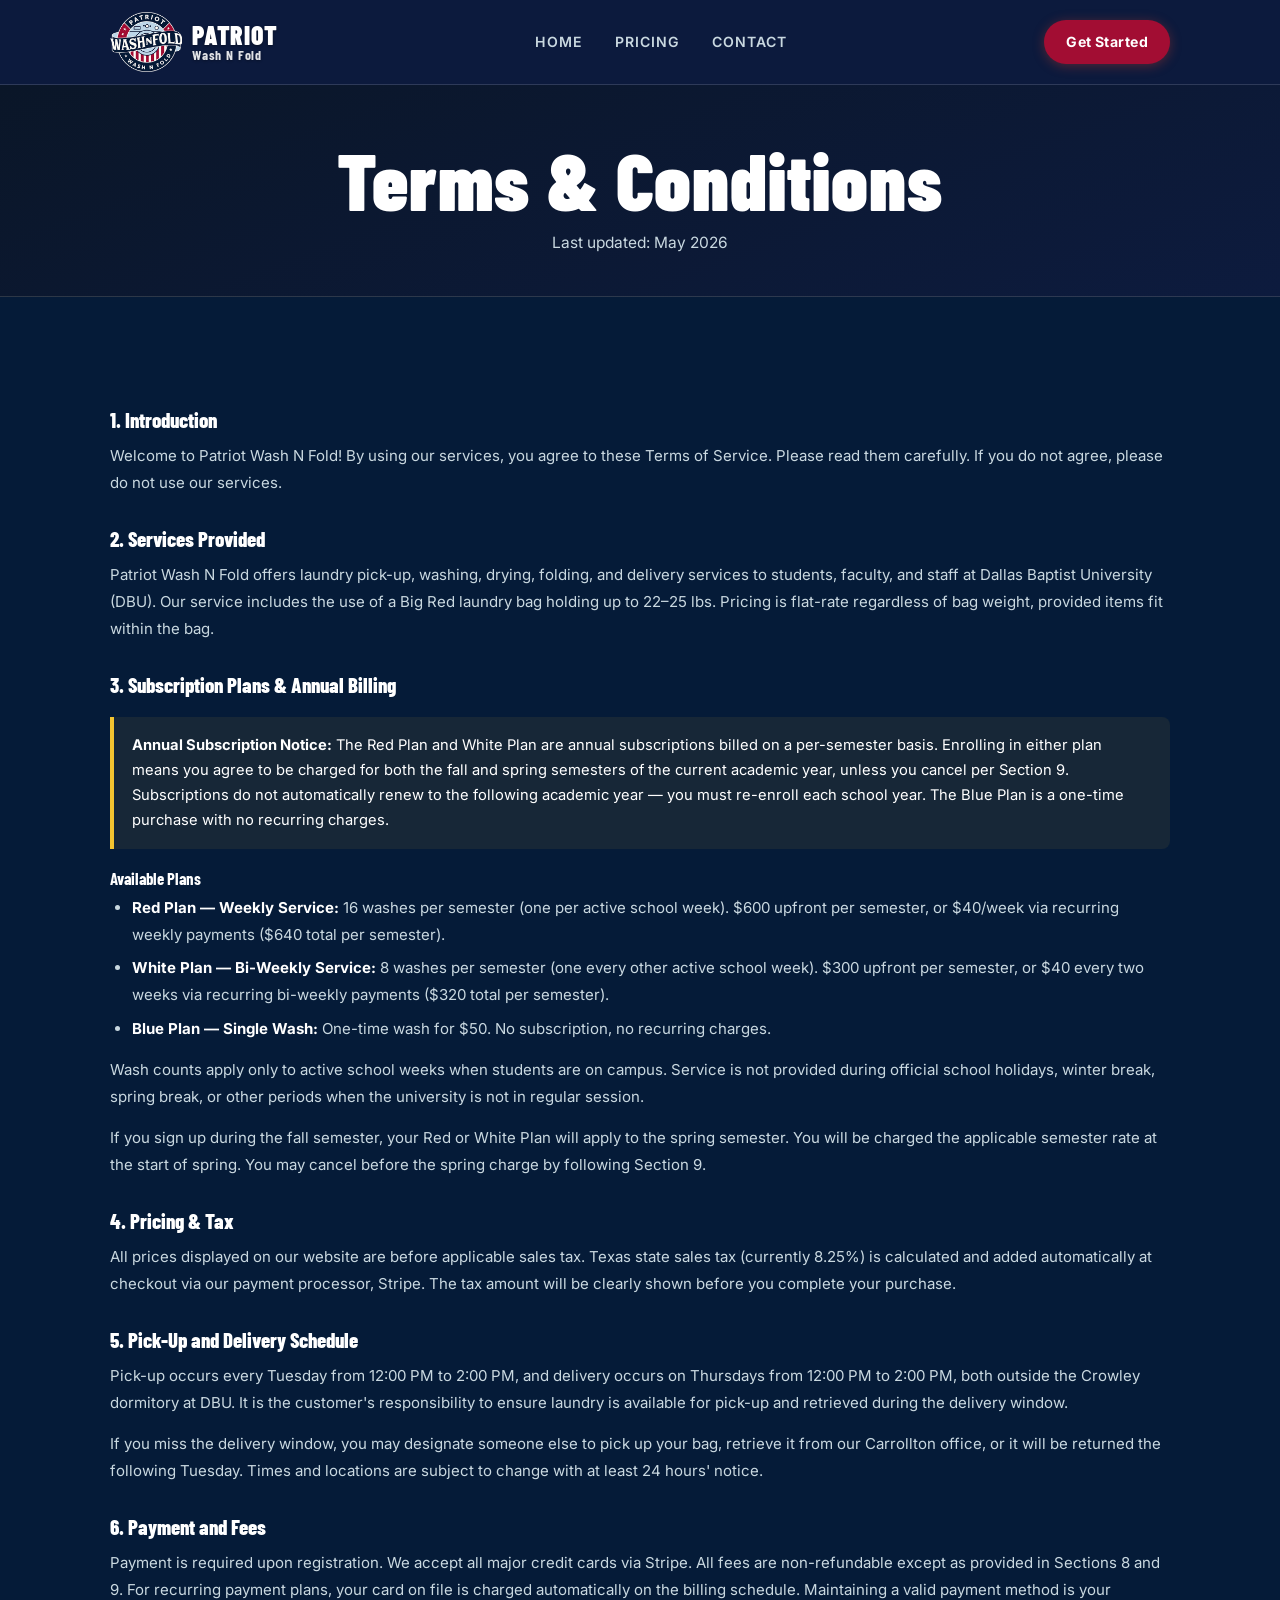
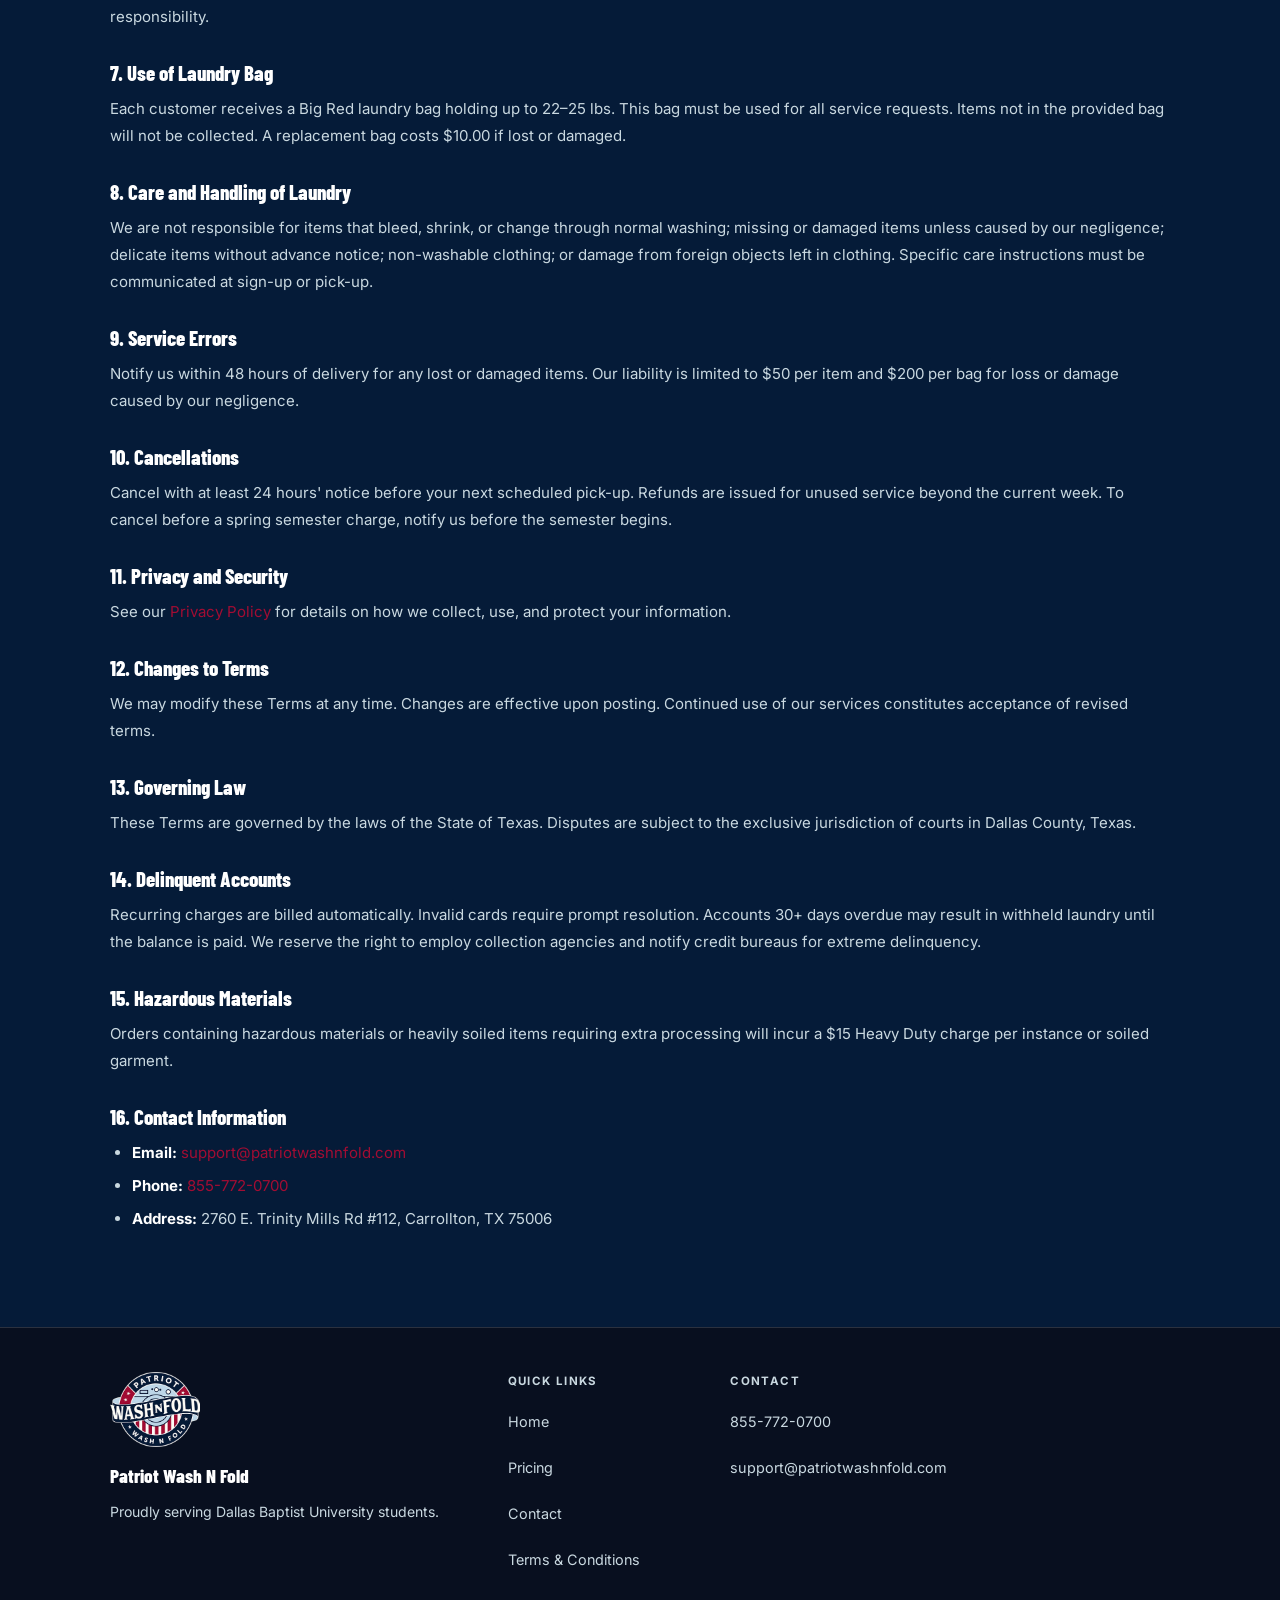
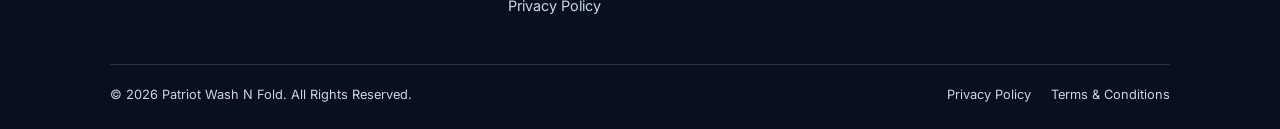
<file: terms.html>
<!DOCTYPE html>
<html lang="en">
<head>
  <meta charset="UTF-8" />
  <meta name="viewport" content="width=device-width, initial-scale=1.0, viewport-fit=cover" />
  <title>Terms &amp; Conditions — Patriot Wash N Fold</title>
  <meta name="description" content="Patriot Wash N Fold Terms and Conditions — annual subscription billing, service policies, cancellation, and more." />
  <link rel="canonical" href="https://patriotwashnfold.com/terms" />

  <link rel="preconnect" href="https://fonts.googleapis.com" />
  <link rel="preconnect" href="https://fonts.gstatic.com" crossorigin />
  <link href="https://fonts.googleapis.com/css2?family=Barlow+Condensed:wght@700;800;900&family=Inter:wght@400;500;600;700&display=swap" rel="stylesheet" />
  <link rel="icon" type="image/webp" href="assets/logo.webp" />
  <link rel="stylesheet" href="css/styles.css" />
</head>
<body>

  <nav class="nav" role="navigation" aria-label="Main navigation">
    <div class="container">
      <div class="nav__inner">
        <a href="index.html" class="nav__logo" aria-label="Patriot Wash N Fold Home">
          <img src="assets/logo.webp" alt="Patriot Wash N Fold Logo" width="44" height="44" />
          <div class="nav__logo-text">PATRIOT <span>Wash N Fold</span></div>
        </a>
        <div class="nav__links">
          <a href="index.html">Home</a>
          <a href="pricing.html">Pricing</a>
          <a href="contact.html">Contact</a>
        </div>
        <a href="pricing.html" class="btn btn--primary btn--inline btn--sm nav__cta-desktop">Get Started</a>
        <button class="nav__hamburger" id="nav-hamburger" aria-label="Open menu" aria-expanded="false" aria-controls="nav-mobile">
          <span></span><span></span><span></span>
        </button>
      </div>
      <div class="nav__mobile" id="nav-mobile" role="menu">
        <a href="index.html" role="menuitem">Home</a>
        <a href="pricing.html" role="menuitem">Pricing</a>
        <a href="contact.html" role="menuitem">Contact</a>
      </div>
    </div>
  </nav>

  <div class="page-hero">
    <div class="container">
      <h1>Terms &amp; Conditions</h1>
      <p class="page-hero__subtitle">Last updated: May 2026</p>
    </div>
  </div>

  <section class="section">
    <div class="container">
      <div class="prose">

        <h2>1. Introduction</h2>
        <p>Welcome to Patriot Wash N Fold! By using our services, you agree to these Terms of Service. Please read them carefully. If you do not agree, please do not use our services.</p>

        <h2>2. Services Provided</h2>
        <p>Patriot Wash N Fold offers laundry pick-up, washing, drying, folding, and delivery services to students, faculty, and staff at Dallas Baptist University (DBU). Our service includes the use of a Big Red laundry bag holding up to 22–25 lbs. Pricing is flat-rate regardless of bag weight, provided items fit within the bag.</p>

        <h2>3. Subscription Plans &amp; Annual Billing</h2>

        <div class="highlight-box">
          <strong>Annual Subscription Notice:</strong> The Red Plan and White Plan are annual subscriptions billed on a per-semester basis. Enrolling in either plan means you agree to be charged for both the fall and spring semesters of the current academic year, unless you cancel per Section 9. Subscriptions do not automatically renew to the following academic year — you must re-enroll each school year. The Blue Plan is a one-time purchase with no recurring charges.
        </div>

        <h3>Available Plans</h3>
        <ul>
          <li><strong>Red Plan — Weekly Service:</strong> 16 washes per semester (one per active school week). $600 upfront per semester, or $40/week via recurring weekly payments ($640 total per semester).</li>
          <li><strong>White Plan — Bi-Weekly Service:</strong> 8 washes per semester (one every other active school week). $300 upfront per semester, or $40 every two weeks via recurring bi-weekly payments ($320 total per semester).</li>
          <li><strong>Blue Plan — Single Wash:</strong> One-time wash for $50. No subscription, no recurring charges.</li>
        </ul>

        <p>Wash counts apply only to active school weeks when students are on campus. Service is not provided during official school holidays, winter break, spring break, or other periods when the university is not in regular session.</p>

        <p>If you sign up during the fall semester, your Red or White Plan will apply to the spring semester. You will be charged the applicable semester rate at the start of spring. You may cancel before the spring charge by following Section 9.</p>

        <h2>4. Pricing &amp; Tax</h2>
        <p>All prices displayed on our website are before applicable sales tax. Texas state sales tax (currently 8.25%) is calculated and added automatically at checkout via our payment processor, Stripe. The tax amount will be clearly shown before you complete your purchase.</p>

        <h2>5. Pick-Up and Delivery Schedule</h2>
        <p>Pick-up occurs every Tuesday from 12:00 PM to 2:00 PM, and delivery occurs on Thursdays from 12:00 PM to 2:00 PM, both outside the Crowley dormitory at DBU. It is the customer's responsibility to ensure laundry is available for pick-up and retrieved during the delivery window.</p>
        <p>If you miss the delivery window, you may designate someone else to pick up your bag, retrieve it from our Carrollton office, or it will be returned the following Tuesday. Times and locations are subject to change with at least 24 hours' notice.</p>

        <h2>6. Payment and Fees</h2>
        <p>Payment is required upon registration. We accept all major credit cards via Stripe. All fees are non-refundable except as provided in Sections 8 and 9. For recurring payment plans, your card on file is charged automatically on the billing schedule. Maintaining a valid payment method is your responsibility.</p>

        <h2>7. Use of Laundry Bag</h2>
        <p>Each customer receives a Big Red laundry bag holding up to 22–25 lbs. This bag must be used for all service requests. Items not in the provided bag will not be collected. A replacement bag costs $10.00 if lost or damaged.</p>

        <h2>8. Care and Handling of Laundry</h2>
        <p>We are not responsible for items that bleed, shrink, or change through normal washing; missing or damaged items unless caused by our negligence; delicate items without advance notice; non-washable clothing; or damage from foreign objects left in clothing. Specific care instructions must be communicated at sign-up or pick-up.</p>

        <h2>9. Service Errors</h2>
        <p>Notify us within 48 hours of delivery for any lost or damaged items. Our liability is limited to $50 per item and $200 per bag for loss or damage caused by our negligence.</p>

        <h2>10. Cancellations</h2>
        <p>Cancel with at least 24 hours' notice before your next scheduled pick-up. Refunds are issued for unused service beyond the current week. To cancel before a spring semester charge, notify us before the semester begins.</p>

        <h2>11. Privacy and Security</h2>
        <p>See our <a href="privacy.html" style="color: var(--color-red);">Privacy Policy</a> for details on how we collect, use, and protect your information.</p>

        <h2>12. Changes to Terms</h2>
        <p>We may modify these Terms at any time. Changes are effective upon posting. Continued use of our services constitutes acceptance of revised terms.</p>

        <h2>13. Governing Law</h2>
        <p>These Terms are governed by the laws of the State of Texas. Disputes are subject to the exclusive jurisdiction of courts in Dallas County, Texas.</p>

        <h2>14. Delinquent Accounts</h2>
        <p>Recurring charges are billed automatically. Invalid cards require prompt resolution. Accounts 30+ days overdue may result in withheld laundry until the balance is paid. We reserve the right to employ collection agencies and notify credit bureaus for extreme delinquency.</p>

        <h2>15. Hazardous Materials</h2>
        <p>Orders containing hazardous materials or heavily soiled items requiring extra processing will incur a $15 Heavy Duty charge per instance or soiled garment.</p>

        <h2>16. Contact Information</h2>
        <ul>
          <li><strong>Email:</strong> <a href="mailto:support@patriotwashnfold.com" style="color: var(--color-red);">support@patriotwashnfold.com</a></li>
          <li><strong>Phone:</strong> <a href="tel:8557720700" style="color: var(--color-red);">855-772-0700</a></li>
          <li><strong>Address:</strong> 2760 E. Trinity Mills Rd #112, Carrollton, TX 75006</li>
        </ul>

      </div>
    </div>
  </section>

  <footer class="footer" role="contentinfo">
    <div class="container">
      <div class="footer__inner">
        <div class="footer__brand">
          <img src="assets/logo.webp" alt="Patriot Wash N Fold Logo" width="52" height="52" />
          <div class="footer__brand-name">Patriot Wash N Fold</div>
          <p class="footer__brand-desc">Proudly serving Dallas Baptist University students.</p>
        </div>
        <div class="footer__cols">
          <div>
            <div class="footer__col-title">Quick Links</div>
            <div class="footer__links">
              <a href="index.html">Home</a>
              <a href="pricing.html">Pricing</a>
              <a href="contact.html">Contact</a>
              <a href="terms.html">Terms &amp; Conditions</a>
              <a href="privacy.html">Privacy Policy</a>
            </div>
          </div>
          <div>
            <div class="footer__col-title">Contact</div>
            <div class="footer__links">
              <a href="tel:8557720700">855-772-0700</a>
              <a href="mailto:support@patriotwashnfold.com">support@patriotwashnfold.com</a>
            </div>
          </div>
        </div>
      </div>
      <div class="footer__bottom">
        <span>© 2026 Patriot Wash N Fold. All Rights Reserved.</span>
        <div class="footer__bottom-links">
          <a href="privacy.html">Privacy Policy</a>
          <a href="terms.html">Terms &amp; Conditions</a>
        </div>
      </div>
    </div>
  </footer>

  <script src="js/main.js"></script>
</body>
</html>
</file>
<file: css/styles.css>
/* ============================================================
   PATRIOT WASH N FOLD — Mobile-First Stylesheet
   Base styles = phone (390px). Scale up via min-width breakpoints.
   Edit :root variables to retheme the entire site.
   ============================================================ */

/* --- Design Tokens --- */
:root {
  /* Exact DBU / Patriot Wash N Fold brand colors from live site */
  --color-navy:        #051b38;   /* DBU official navy — from live site */
  --color-navy-mid:    #0a2347;   /* slightly lighter navy for cards/sections */
  --color-navy-light:  #0f2d5a;   /* lightest navy for card backgrounds */
  --color-red:         #a20d33;   /* DBU official crimson red — from live site */
  --color-red-hover:   #8a0b2b;   /* darker red for hover */
  --color-gold:        #f4c430;   /* warm gold accent */
  --color-white:       #ffffff;
  --color-off-white:   #f5f7fa;
  --color-text-muted:  #c9d8e0;   /* from live site muted text */
  --color-border:      rgba(255,255,255,0.14);

  --font-heading: 'Barlow Condensed', 'Arial Narrow', Arial, sans-serif;
  --font-body:    'Inter', 'Segoe UI', Arial, sans-serif;

  --radius-sm:   8px;
  --radius-md:   14px;
  --radius-lg:   20px;
  --radius-pill: 50px;

  --shadow-card: 0 4px 24px rgba(0,0,0,0.4);
  --shadow-btn:  0 2px 12px rgba(192,57,43,0.4);

  --transition: 0.2s ease;

  /* Touch-safe minimum tap target */
  --tap-min: 48px;
}

/* --- Reset --- */
*, *::before, *::after { box-sizing: border-box; margin: 0; padding: 0; }
html { scroll-behavior: smooth; -webkit-text-size-adjust: 100%; }
body {
  font-family: var(--font-body);
  background: var(--color-navy);
  color: var(--color-white);
  line-height: 1.6;
  -webkit-font-smoothing: antialiased;
  overflow-x: hidden;
}
img { max-width: 100%; height: auto; display: block; }
a { color: inherit; text-decoration: none; }
ul { list-style: none; }
button { font-family: var(--font-body); cursor: pointer; }

/* --- Typography (mobile base) --- */
h1 { font-family: var(--font-heading); font-size: 2.6rem; font-weight: 900; line-height: 1.05; letter-spacing: 0.01em; }
h2 { font-family: var(--font-heading); font-size: 2rem;   font-weight: 800; line-height: 1.1; }
h3 { font-family: var(--font-heading); font-size: 1.5rem; font-weight: 700; line-height: 1.15; }
h4 { font-family: var(--font-heading); font-size: 1.2rem; font-weight: 700; }
p  { margin-bottom: 1rem; }
p:last-child { margin-bottom: 0; }

.text-gold   { color: var(--color-gold); }
.text-red    { color: var(--color-red); }
.text-muted  { color: var(--color-text-muted); }
.text-center { text-align: center; }

/* --- Layout --- */
.container {
  width: 100%;
  padding: 0 20px;   /* 20px side padding on phone */
  margin: 0 auto;
  max-width: 1140px;
}

.section { padding: 52px 0; }
.section--light { background: var(--color-navy-mid); }
.section--white { background: var(--color-off-white); color: var(--color-navy); }
.section--white h2,
.section--white h3 { color: var(--color-navy); }
.section--white .text-muted { color: #5a6a7a; }

.section-label {
  display: block;
  font-size: 0.72rem;
  font-weight: 700;
  text-transform: uppercase;
  letter-spacing: 0.14em;
  color: var(--color-gold);
  margin-bottom: 10px;
}

.section-title { margin-bottom: 12px; }

.section-subtitle {
  font-size: 1rem;
  color: var(--color-text-muted);
  margin-bottom: 36px;
  line-height: 1.65;
}

/* --- Buttons (mobile: full-width by default, large tap targets) --- */
.btn {
  display: flex;
  align-items: center;
  justify-content: center;
  gap: 8px;
  width: 100%;
  min-height: var(--tap-min);
  padding: 15px 28px;
  border-radius: var(--radius-pill);
  font-family: var(--font-body);
  font-size: 1rem;
  font-weight: 700;
  letter-spacing: 0.03em;
  border: none;
  transition: background var(--transition), transform var(--transition), box-shadow var(--transition);
  text-decoration: none;
  white-space: nowrap;
  -webkit-tap-highlight-color: transparent;
  touch-action: manipulation;
}

.btn--primary {
  background: var(--color-red);
  color: var(--color-white);
  box-shadow: var(--shadow-btn);
}
.btn--primary:active { background: var(--color-red-hover); transform: scale(0.98); }

.btn--outline {
  background: transparent;
  color: var(--color-white);
  border: 2px solid rgba(255,255,255,0.45);
}
.btn--outline:active { background: rgba(255,255,255,0.08); }

.btn--gold {
  background: var(--color-gold);
  color: var(--color-navy);
  box-shadow: 0 2px 12px rgba(244,196,48,0.3);
}
.btn--gold:active { background: #e0b020; transform: scale(0.98); }

.btn--ghost {
  background: none;
  border: none;
  color: var(--color-text-muted);
  font-size: 0.9rem;
  font-weight: 600;
  min-height: var(--tap-min);
  padding: 12px 20px;
}

/* Inline (auto-width) — for desktop nav etc */
.btn--inline { width: auto; display: inline-flex; }
.btn--sm { padding: 11px 22px; font-size: 0.88rem; min-height: 42px; }
.btn--lg { padding: 17px 32px; font-size: 1.08rem; }

/* --- Navigation --- */
.nav {
  position: sticky;
  top: 0;
  z-index: 1000;
  background: rgba(13,27,62,0.97);
  backdrop-filter: blur(14px);
  -webkit-backdrop-filter: blur(14px);
  border-bottom: 1px solid var(--color-border);
}

.nav__inner {
  display: flex;
  align-items: center;
  justify-content: space-between;
  height: 84px;
}

.nav__logo {
  display: flex;
  align-items: center;
  gap: 10px;
  flex-shrink: 0;
  min-height: var(--tap-min);
}

.nav__logo img { width: 72px; height: 72px; object-fit: contain; flex-shrink: 0; }

.nav__logo-text {
  font-family: var(--font-heading);
  font-size: 1.6rem;
  font-weight: 900;
  letter-spacing: 0.03em;
  line-height: 1.0;
  color: #ffffff;
  text-shadow: 0 1px 3px rgba(0,0,0,0.4);
}
.nav__logo-text span {
  display: block;
  font-size: 0.85rem;
  font-weight: 700;
  letter-spacing: 0.06em;
  color: #ffffff;
  opacity: 0.88;
  text-transform: none;
}

/* Desktop nav links — hidden on mobile */
.nav__links { display: none; }
.nav__cta-desktop { display: none; }

/* Hamburger — visible on mobile */
.nav__hamburger {
  display: flex;
  flex-direction: column;
  gap: 5px;
  background: none;
  border: none;
  padding: 10px;
  min-width: var(--tap-min);
  min-height: var(--tap-min);
  align-items: center;
  justify-content: center;
  -webkit-tap-highlight-color: transparent;
}
.nav__hamburger span {
  display: block;
  width: 22px;
  height: 2px;
  background: var(--color-white);
  border-radius: 2px;
  transition: var(--transition);
}
.nav__hamburger.open span:nth-child(1) { transform: translateY(7px) rotate(45deg); }
.nav__hamburger.open span:nth-child(2) { opacity: 0; }
.nav__hamburger.open span:nth-child(3) { transform: translateY(-7px) rotate(-45deg); }

/* Mobile drawer */
.nav__mobile {
  display: none;
  flex-direction: column;
  border-top: 1px solid var(--color-border);
  padding: 12px 0 20px;
  background: rgba(13,27,62,0.99);
}
.nav__mobile.open { display: flex; }
.nav__mobile a {
  padding: 14px 20px;
  font-size: 1rem;
  font-weight: 600;
  letter-spacing: 0.05em;
  text-transform: uppercase;
  color: var(--color-text-muted);
  min-height: var(--tap-min);
  display: flex;
  align-items: center;
  -webkit-tap-highlight-color: transparent;
}
.nav__mobile a:active,
.nav__mobile a.active { color: var(--color-white); }
.nav__mobile .btn {
  margin: 8px 20px 0;
  width: calc(100% - 40px);
}

/* --- Hero (mobile) --- */
.hero {
  position: relative;
  min-height: 88vh;
  display: flex;
  align-items: flex-end;
  padding-bottom: 48px;
  overflow: hidden;
  background: linear-gradient(160deg, #0a1628 0%, #0d1b3e 55%, #1a0808 100%);
}

.hero__bg {
  position: absolute;
  inset: 0;
  background:
    radial-gradient(ellipse 120% 60% at 50% 30%, rgba(192,57,43,0.14) 0%, transparent 65%),
    radial-gradient(ellipse 80% 80% at 10% 90%, rgba(13,27,62,0.7) 0%, transparent 60%);
  pointer-events: none;
}

.hero__grid-overlay {
  position: absolute;
  inset: 0;
  background-image:
    linear-gradient(rgba(255,255,255,0.03) 1px, transparent 1px),
    linear-gradient(90deg, rgba(255,255,255,0.03) 1px, transparent 1px);
  background-size: 48px 48px;
  pointer-events: none;
}

.hero__content { position: relative; z-index: 2; width: 100%; }

.hero__badge {
  display: inline-flex;
  align-items: center;
  gap: 8px;
  background: rgba(192,57,43,0.15);
  border: 1px solid rgba(192,57,43,0.4);
  border-radius: var(--radius-pill);
  padding: 7px 16px;
  font-size: 0.75rem;
  font-weight: 700;
  letter-spacing: 0.1em;
  text-transform: uppercase;
  color: #e74c3c;
  margin-bottom: 20px;
}
.hero__badge::before {
  content: '';
  width: 7px; height: 7px;
  border-radius: 50%;
  background: var(--color-red);
  animation: pulse 2s infinite;
}
@keyframes pulse { 0%,100%{opacity:1} 50%{opacity:0.3} }

.hero__title {
  font-size: 3.4rem;
  font-weight: 900;
  line-height: 0.98;
  margin-bottom: 18px;
}
.hero__title .line-red { color: var(--color-red); }

.hero__subtitle {
  font-size: 1rem;
  color: var(--color-text-muted);
  margin-bottom: 32px;
  line-height: 1.7;
  max-width: 420px;
}

.hero__actions {
  display: flex;
  flex-direction: column;
  gap: 12px;
}

.hero__trust {
  margin-top: 36px;
  display: flex;
  flex-direction: column;
  gap: 10px;
}
.hero__trust-item {
  display: flex;
  align-items: center;
  gap: 8px;
  font-size: 0.85rem;
  color: var(--color-text-muted);
}
.hero__trust-item svg { color: var(--color-gold); flex-shrink: 0; }

/* --- Stats Bar --- */
.stats-bar { background: var(--color-red); padding: 20px 0; }
.stats-bar__inner {
  display: grid;
  grid-template-columns: 1fr 1fr;
  gap: 20px 8px;
  text-align: center;
}
.stat-item__number {
  font-family: var(--font-heading);
  font-size: 2rem;
  font-weight: 900;
  line-height: 1;
}
.stat-item__label {
  font-size: 0.7rem;
  font-weight: 700;
  letter-spacing: 0.1em;
  text-transform: uppercase;
  opacity: 0.85;
  margin-top: 3px;
}

/* --- Process Steps (stacked on mobile) --- */
.process-grid {
  display: flex;
  flex-direction: column;
  gap: 0;
  margin-top: 36px;
}

.process-step {
  display: flex;
  align-items: flex-start;
  gap: 20px;
  padding: 20px 0;
  border-bottom: 1px solid var(--color-border);
}
.process-step:last-child { border-bottom: none; }

.process-step__number {
  width: 48px;
  height: 48px;
  border-radius: 50%;
  background: var(--color-red);
  color: var(--color-white);
  font-family: var(--font-heading);
  font-size: 1.4rem;
  font-weight: 900;
  display: flex;
  align-items: center;
  justify-content: center;
  flex-shrink: 0;
  box-shadow: 0 3px 12px rgba(192,57,43,0.4);
}

.process-step__body {}
.process-step__title { font-size: 1.1rem; font-weight: 700; margin-bottom: 4px; }
.process-step__desc { font-size: 0.9rem; color: var(--color-text-muted); line-height: 1.6; }

/* --- Value Cards (single column on mobile) --- */
.value-grid {
  display: flex;
  flex-direction: column;
  gap: 16px;
  margin-top: 36px;
}

.value-card {
  background: var(--color-navy-light);
  border: 1px solid var(--color-border);
  border-radius: var(--radius-md);
  padding: 24px 20px;
  display: flex;
  align-items: flex-start;
  gap: 16px;
}

.value-card__icon-wrap {
  width: 48px;
  height: 48px;
  border-radius: var(--radius-sm);
  background: rgba(192,57,43,0.15);
  display: flex;
  align-items: center;
  justify-content: center;
  font-size: 1.5rem;
  flex-shrink: 0;
}

.value-card__body {}
.value-card__title { font-size: 1.05rem; font-weight: 700; margin-bottom: 4px; }
.value-card__desc { font-size: 0.88rem; color: var(--color-text-muted); line-height: 1.6; }

/* --- Info Card (missed pickup etc) --- */
.info-card {
  background: var(--color-navy-light);
  border: 1px solid var(--color-border);
  border-radius: var(--radius-lg);
  padding: 28px 24px;
  text-align: center;
  margin-top: 28px;
}
.info-card__icon { font-size: 2.5rem; margin-bottom: 12px; }
.info-card__title { font-size: 1.2rem; font-weight: 700; margin-bottom: 8px; }
.info-card__desc { font-size: 0.9rem; color: var(--color-text-muted); line-height: 1.7; }

/* --- FAQ Accordion --- */
.faq-list { margin-top: 36px; }

.faq-item { border-bottom: 1px solid var(--color-border); }

.faq-question {
  width: 100%;
  background: none;
  border: none;
  color: inherit;
  font-family: var(--font-body);
  font-size: 0.97rem;
  font-weight: 600;
  text-align: left;
  padding: 18px 0;
  min-height: var(--tap-min);
  cursor: pointer;
  display: flex;
  justify-content: space-between;
  align-items: center;
  gap: 16px;
  -webkit-tap-highlight-color: transparent;
  transition: color var(--transition);
}
.faq-question:active { color: var(--color-red); }
.section--white .faq-question { color: var(--color-navy); }

.faq-icon {
  flex-shrink: 0;
  width: 28px; height: 28px;
  border-radius: 50%;
  border: 2px solid currentColor;
  display: flex;
  align-items: center;
  justify-content: center;
  font-size: 1.2rem;
  font-weight: 300;
  transition: transform var(--transition), background var(--transition), color var(--transition);
}
.faq-item.open .faq-icon {
  transform: rotate(45deg);
  background: var(--color-red);
  border-color: var(--color-red);
  color: var(--color-white);
}

.faq-answer { max-height: 0; overflow: hidden; transition: max-height 0.32s ease; }
.faq-item.open .faq-answer { max-height: 500px; }
.faq-answer__inner {
  padding: 0 0 18px;
  font-size: 0.92rem;
  color: var(--color-text-muted);
  line-height: 1.75;
}
.section--white .faq-answer__inner { color: #5a6a7a; }

/* --- Plan Wizard (mobile-first card flow) --- */
.plan-wizard {
  background: var(--color-navy-mid);
  border: 1px solid var(--color-border);
  border-radius: var(--radius-lg);
  padding: 28px 20px;
  box-shadow: var(--shadow-card);
}

/* Progress dots */
.wizard-progress {
  display: flex;
  align-items: center;
  margin-bottom: 32px;
}
.wizard-step-dot {
  width: 30px; height: 30px;
  border-radius: 50%;
  border: 2px solid var(--color-border);
  background: transparent;
  display: flex; align-items: center; justify-content: center;
  font-size: 0.78rem; font-weight: 700;
  color: var(--color-text-muted);
  flex-shrink: 0;
  transition: all var(--transition);
}
.wizard-step-dot.active { border-color: var(--color-red); background: var(--color-red); color: var(--color-white); }
.wizard-step-dot.done   { border-color: var(--color-gold); background: var(--color-gold); color: var(--color-navy); font-size: 0.9rem; }
.wizard-step-line { flex: 1; height: 2px; background: var(--color-border); transition: background var(--transition); }
.wizard-step-line.done { background: var(--color-gold); }

.wizard-question {
  font-family: var(--font-heading);
  font-size: 1.6rem;
  font-weight: 800;
  text-align: center;
  margin-bottom: 24px;
  line-height: 1.15;
}

/* Step 1 options — stacked on mobile */
.wizard-options {
  display: flex;
  flex-direction: column;
  gap: 12px;
}

.wizard-option {
  background: var(--color-navy-light);
  border: 2px solid var(--color-border);
  border-radius: var(--radius-md);
  padding: 20px 18px;
  display: flex;
  align-items: center;
  gap: 16px;
  text-align: left;
  cursor: pointer;
  min-height: 72px;
  transition: border-color var(--transition), background var(--transition);
  -webkit-tap-highlight-color: transparent;
  touch-action: manipulation;
  width: 100%;
}
.wizard-option:active,
.wizard-option.selected {
  border-color: var(--color-red);
  background: rgba(192,57,43,0.1);
}

.wizard-option__icon { font-size: 2rem; flex-shrink: 0; }
.wizard-option__body {}
.wizard-option__title { font-size: 1.05rem; font-weight: 700; margin-bottom: 2px; color: #ffffff; }
.wizard-option__desc { font-size: 0.82rem; color: #c9d8e0; line-height: 1.5; }

/* Payment comparison — stacked on mobile */
.payment-comparison {
  display: flex;
  flex-direction: column;
  gap: 16px;
}

.payment-card {
  background: var(--color-navy-light);
  border: 2px solid var(--color-border);
  border-radius: var(--radius-md);
  padding: 24px 20px;
  position: relative;
  transition: border-color var(--transition);
}
.payment-card--recommended { border-color: var(--color-gold); background: rgba(244,196,48,0.05); }

.payment-card__badge {
  position: absolute;
  top: -13px; left: 50%;
  transform: translateX(-50%);
  background: var(--color-gold);
  color: var(--color-navy);
  font-size: 0.68rem;
  font-weight: 800;
  letter-spacing: 0.1em;
  text-transform: uppercase;
  padding: 4px 14px;
  border-radius: var(--radius-pill);
  white-space: nowrap;
}

.payment-card__label {
  font-size: 0.75rem;
  font-weight: 700;
  letter-spacing: 0.1em;
  text-transform: uppercase;
  color: var(--color-text-muted);
  margin-bottom: 10px;
}

.payment-card__price {
  font-family: var(--font-heading);
  font-size: 3rem;
  font-weight: 900;
  line-height: 1;
  margin-bottom: 4px;
}

.payment-card__price-sub {
  font-size: 0.85rem;
  color: var(--color-text-muted);
  margin-bottom: 12px;
}

.payment-card__savings {
  display: inline-block;
  background: rgba(244,196,48,0.12);
  border: 1px solid rgba(244,196,48,0.4);
  color: var(--color-gold);
  font-size: 0.78rem;
  font-weight: 700;
  padding: 4px 12px;
  border-radius: var(--radius-pill);
  margin-bottom: 16px;
}

.payment-card__features {
  font-size: 0.85rem;
  color: var(--color-text-muted);
  line-height: 1.7;
  margin-bottom: 18px;
}

/* Plan comparison table */
.plan-table-wrap { overflow-x: auto; margin-top: 36px; -webkit-overflow-scrolling: touch; }
.plan-table { width: 100%; border-collapse: collapse; font-size: 0.88rem; min-width: 520px; }
.plan-table th {
  background: var(--color-navy-light);
  padding: 12px 14px;
  text-align: left;
  font-size: 0.75rem;
  font-weight: 700;
  letter-spacing: 0.06em;
  text-transform: uppercase;
  color: var(--color-text-muted);
  border-bottom: 1px solid var(--color-border);
}
.plan-table td {
  padding: 14px;
  border-bottom: 1px solid var(--color-border);
  vertical-align: middle;
}
.plan-table tr:last-child td { border-bottom: none; }
.plan-name { font-weight: 700; font-size: 0.95rem; }
.plan-badge {
  display: inline-block;
  padding: 3px 10px;
  border-radius: var(--radius-pill);
  font-size: 0.68rem;
  font-weight: 700;
  letter-spacing: 0.06em;
  text-transform: uppercase;
  margin-top: 4px;
}
.plan-badge--red   { background: rgba(192,57,43,0.2); color: #e74c3c; }
.plan-badge--white { background: rgba(255,255,255,0.1); color: #ddd; }
.plan-badge--blue  { background: rgba(52,152,219,0.2); color: #5dade2; }

/* Annual notice */
.annual-notice {
  background: rgba(244,196,48,0.07);
  border: 1px solid rgba(244,196,48,0.28);
  border-radius: var(--radius-md);
  padding: 16px 18px;
  margin-top: 28px;
  font-size: 0.88rem;
  color: var(--color-text-muted);
  display: flex;
  gap: 12px;
  align-items: flex-start;
  line-height: 1.65;
}
.annual-notice__icon { font-size: 1rem; flex-shrink: 0; margin-top: 2px; }

/* --- Checkout / Contact Forms --- */
.form-card {
  background: var(--color-navy-mid);
  border: 1px solid var(--color-border);
  border-radius: var(--radius-lg);
  padding: 28px 20px;
  box-shadow: var(--shadow-card);
}

.form-title { font-size: 1.4rem; font-weight: 700; margin-bottom: 6px; }
.form-subtitle { font-size: 0.88rem; color: var(--color-text-muted); margin-bottom: 24px; line-height: 1.6; }

.form-selected-plan {
  background: rgba(192,57,43,0.1);
  border: 1px solid rgba(192,57,43,0.3);
  border-radius: var(--radius-sm);
  padding: 12px 14px;
  margin-bottom: 24px;
  font-size: 0.85rem;
  display: flex;
  flex-direction: column;
  gap: 4px;
}
.form-selected-plan strong { color: var(--color-red); font-size: 0.92rem; }

.form-group { margin-bottom: 18px; }

.form-label {
  display: block;
  font-size: 0.82rem;
  font-weight: 600;
  letter-spacing: 0.03em;
  color: var(--color-text-muted);
  margin-bottom: 7px;
}

.form-input,
.form-select,
.form-textarea {
  width: 100%;
  background: var(--color-navy-light);
  border: 1px solid var(--color-border);
  border-radius: var(--radius-sm);
  color: var(--color-white);
  font-family: var(--font-body);
  font-size: 1rem;         /* 16px prevents iOS auto-zoom */
  padding: 14px 16px;
  min-height: var(--tap-min);
  transition: border-color var(--transition);
  outline: none;
  appearance: none;
  -webkit-appearance: none;
}
.form-input::placeholder,
.form-textarea::placeholder { color: rgba(255,255,255,0.28); }
.form-input:focus,
.form-select:focus,
.form-textarea:focus {
  border-color: var(--color-red);
  box-shadow: 0 0 0 3px rgba(192,57,43,0.18);
}
.form-textarea { resize: vertical; min-height: 110px; }

.form-checkbox-group {
  display: flex;
  align-items: flex-start;
  gap: 14px;
  margin-bottom: 18px;
}
.form-checkbox {
  width: 22px; height: 22px;
  flex-shrink: 0;
  margin-top: 1px;
  accent-color: var(--color-red);
  cursor: pointer;
}
.form-checkbox-label {
  font-size: 0.85rem;
  color: var(--color-text-muted);
  line-height: 1.55;
}
.form-checkbox-label a { color: var(--color-red); text-decoration: underline; }

.form-error {
  font-size: 0.8rem;
  color: #e74c3c;
  margin-top: 6px;
  display: none;
}
.form-error.visible { display: block; }

.form-success {
  background: rgba(39,174,96,0.1);
  border: 1px solid rgba(39,174,96,0.35);
  border-radius: var(--radius-sm);
  padding: 18px;
  color: #2ecc71;
  font-size: 0.9rem;
  margin-top: 16px;
  display: none;
  text-align: center;
  line-height: 1.6;
}
.form-success.visible { display: block; }

/* --- Contact Info --- */
.contact-info__item {
  display: flex;
  align-items: flex-start;
  gap: 16px;
  margin-bottom: 24px;
}
.contact-info__icon {
  width: 44px; height: 44px;
  border-radius: var(--radius-sm);
  background: rgba(192,57,43,0.12);
  border: 1px solid rgba(192,57,43,0.28);
  display: flex; align-items: center; justify-content: center;
  font-size: 1.2rem;
  flex-shrink: 0;
}
.contact-info__label {
  font-size: 0.72rem;
  font-weight: 700;
  letter-spacing: 0.1em;
  text-transform: uppercase;
  color: var(--color-text-muted);
  margin-bottom: 3px;
}
.contact-info__value { font-size: 0.97rem; font-weight: 600; line-height: 1.5; }
.contact-info__value a:active { color: var(--color-red); }

/* --- Page Hero (inner pages) --- */
.page-hero {
  background: linear-gradient(160deg, #0a1628 0%, #0d1b3e 100%);
  padding: 52px 0 40px;
  text-align: center;
  border-bottom: 1px solid var(--color-border);
}
.page-hero h1 { margin-bottom: 10px; }
.page-hero__subtitle { color: var(--color-text-muted); font-size: 0.97rem; line-height: 1.6; }

/* --- Prose (Terms / Privacy) --- */
.prose {
  font-size: 0.94rem;
  line-height: 1.8;
  color: var(--color-text-muted);
}
.prose h2 { font-size: 1.3rem; color: var(--color-white); margin: 32px 0 10px; }
.prose h3 { font-size: 1.05rem; color: var(--color-white); margin: 20px 0 6px; }
.prose p { margin-bottom: 14px; }
.prose ul { list-style: disc; padding-left: 22px; margin-bottom: 14px; }
.prose ul li { margin-bottom: 6px; }
.prose strong { color: var(--color-white); }
.prose .highlight-box {
  background: rgba(244,196,48,0.07);
  border-left: 4px solid var(--color-gold);
  border-radius: 0 var(--radius-sm) var(--radius-sm) 0;
  padding: 16px 18px;
  margin: 20px 0;
  color: var(--color-white);
  font-size: 0.92rem;
  line-height: 1.7;
}

/* --- Footer --- */
.footer {
  background: #080f1f;
  border-top: 1px solid var(--color-border);
  padding: 44px 0 24px;
}
.footer__brand { margin-bottom: 32px; }
.footer__brand img { width: 90px; margin-bottom: 14px; }
.footer__brand-name { font-family: var(--font-heading); font-size: 1.2rem; font-weight: 800; margin-bottom: 8px; }
.footer__brand-desc { font-size: 0.88rem; color: var(--color-text-muted); line-height: 1.7; }

.footer__cols {
  display: grid;
  grid-template-columns: 1fr 1fr;
  gap: 28px 20px;
  margin-bottom: 36px;
}
.footer__col-title {
  font-size: 0.72rem;
  font-weight: 700;
  letter-spacing: 0.12em;
  text-transform: uppercase;
  color: var(--color-text-muted);
  margin-bottom: 14px;
}
.footer__links { display: flex; flex-direction: column; gap: 10px; }
.footer__links a {
  font-size: 0.9rem;
  color: var(--color-text-muted);
  min-height: 36px;
  display: flex;
  align-items: center;
  -webkit-tap-highlight-color: transparent;
}
.footer__links a:active { color: var(--color-white); }
.footer__links span { font-size: 0.88rem; color: var(--color-text-muted); line-height: 1.65; }

.footer__bottom {
  border-top: 1px solid var(--color-border);
  padding-top: 20px;
  display: flex;
  flex-direction: column;
  gap: 10px;
  font-size: 0.8rem;
  color: var(--color-text-muted);
  text-align: center;
}
.footer__bottom-links { display: flex; justify-content: center; gap: 20px; }
.footer__bottom-links a:active { color: var(--color-white); }

/* --- CTA Banner --- */
.cta-banner {
  background: linear-gradient(160deg, #1a0808 0%, #0d1b3e 100%);
  text-align: center;
  padding: 52px 0;
}
.cta-banner h2 { margin-bottom: 14px; }
.cta-banner p { color: var(--color-text-muted); margin-bottom: 32px; font-size: 0.97rem; line-height: 1.7; }

/* --- Utility --- */
.hidden  { display: none !important; }
.mt-8    { margin-top: 8px; }
.mt-16   { margin-top: 16px; }
.mt-24   { margin-top: 24px; }
.mt-32   { margin-top: 32px; }
.mb-8    { margin-bottom: 8px; }
.mb-16   { margin-bottom: 16px; }
.mb-24   { margin-bottom: 24px; }
.divider { border: none; border-top: 1px solid var(--color-border); margin: 28px 0; }

/* Fade-in scroll animation */
.fade-in { opacity: 0; transform: translateY(16px); transition: opacity 0.45s ease, transform 0.45s ease; }
.fade-in.visible { opacity: 1 !important; transform: translateY(0); }
/* Ensure fade-in elements that haven't triggered yet still show after 1s */
.fade-in { animation: fadeInFallback 0s 1.2s forwards; }
@keyframes fadeInFallback { to { opacity: 1; transform: translateY(0); } }

/* ============================================================
   TABLET — 640px+
   ============================================================ */
@media (min-width: 640px) {
  .container { padding: 0 32px; }
  .section { padding: 64px 0; }

  h1 { font-size: 3.2rem; }
  h2 { font-size: 2.4rem; }

  .hero { align-items: center; padding-bottom: 0; }
  .hero__title { font-size: 4.2rem; }
  .hero__actions { flex-direction: row; }
  .hero__actions .btn { width: auto; }
  .hero__trust { flex-direction: row; flex-wrap: wrap; }

  .stats-bar__inner { grid-template-columns: repeat(4, 1fr); }

  .process-grid {
    display: grid;
    grid-template-columns: 1fr 1fr;
    gap: 24px;
  }
  .process-step { flex-direction: column; align-items: center; text-align: center; border-bottom: none; padding: 0; }
  .process-step__number { margin-bottom: 12px; }

  .value-grid { display: grid; grid-template-columns: 1fr 1fr; gap: 16px; }

  .wizard-options { display: grid; grid-template-columns: 1fr 1fr 1fr; }
  .wizard-option { flex-direction: column; text-align: center; }
  .wizard-option__icon { font-size: 2.4rem; }

  .payment-comparison { flex-direction: row; }
  .payment-card { flex: 1; }

  .plan-wizard { padding: 36px 32px; }
  .form-card { padding: 36px 32px; }

  .footer__cols { grid-template-columns: 1fr 1fr 1fr; }
  .footer__bottom { flex-direction: row; justify-content: space-between; text-align: left; }
  .footer__bottom-links { justify-content: flex-end; }
}

/* ============================================================
   DESKTOP — 1024px+
   ============================================================ */
@media (min-width: 1024px) {
  .container { padding: 0 40px; }
  .section { padding: 80px 0; }

  h1 { font-size: 5rem; }
  h2 { font-size: 2.8rem; }

  /* Show desktop nav, hide hamburger */
  .nav__links { display: flex; align-items: center; gap: 32px; }
  .nav__links a {
    font-size: 0.88rem;
    font-weight: 600;
    letter-spacing: 0.07em;
    text-transform: uppercase;
    color: var(--color-text-muted);
    transition: color var(--transition);
    min-height: auto;
  }
  .nav__links a:hover, .nav__links a.active { color: var(--color-white); }
  .nav__cta-desktop { display: inline-flex; }
  .nav__hamburger { display: none; }

  .hero { min-height: 90vh; }
  .hero__title { font-size: 5.5rem; }
  .hero__subtitle { font-size: 1.15rem; }

  .process-grid { grid-template-columns: repeat(4, 1fr); }

  .value-grid { grid-template-columns: repeat(3, 1fr); }

  .contact-grid {
    display: grid;
    grid-template-columns: 1fr 1.5fr;
    gap: 56px;
    align-items: start;
  }

  .missed-grid {
    display: grid;
    grid-template-columns: 1fr 1fr;
    gap: 64px;
    align-items: center;
  }

  .footer__brand { margin-bottom: 0; }
  .footer__inner {
    display: grid;
    grid-template-columns: 2fr 1fr 1fr 1fr;
    gap: 48px;
    margin-bottom: 40px;
  }
  .footer__cols { display: contents; }
}
</file>
<file: css/chalk-animations.css>
/* ============================================================
   PATRIOT WASH N FOLD — Chalk Animations
   The truck drive-across and bubble trail animation
   ============================================================ */

/* ── Truck Drive-Across Section ─────────────────────────────── */
.truck-drive-section {
  background: var(--color-navy-mid);
  overflow: hidden;
  position: relative;
  padding: 0;
  height: 160px;
  display: flex;
  align-items: center;
}

.truck-road {
  position: absolute;
  bottom: 0;
  left: 0;
  right: 0;
  height: 3px;
  background: rgba(255,255,255,0.12);
}

/* The truck itself — faces RIGHT (driving in from left side, moving right)
   The chalk truck image already faces right by default.
   We start it off-screen LEFT and drive it RIGHT. */
.truck-animated {
  position: absolute;
  bottom: 12px;
  left: calc(-260px); /* starts off-screen left */
  width: 220px;
  filter: invert(1) brightness(1.3);
  opacity: 0.92;
  will-change: left;
  transition: none;
  transform: none; /* NO flip — truck faces right naturally */
}

/* Back door of the truck — overlaid on the truck's right side (which is the back when facing left) */
/* Implemented as a CSS overlay element */
.truck-door-overlay {
  position: absolute;
  bottom: 12px;
  width: 52px;
  height: 72px;
  background: rgba(30,50,90,0.85);
  border: 2px solid rgba(255,255,255,0.3);
  border-radius: 3px;
  transform-origin: left center;
  transform: perspective(200px) rotateY(0deg);
  transition: none;
  z-index: 2;
}

/* The bag that drops out */
.truck-bag-drop {
  position: absolute;
  width: 52px;
  display: none;
  filter: invert(1) brightness(1.3);
  opacity: 1;
  z-index: 3;
  transition: none;
}

/* Bubble trail container */
.bubble-trail {
  position: absolute;
  bottom: 0;
  left: 0;
  right: 0;
  top: 0;
  pointer-events: none;
  overflow: hidden;
}

/* Individual animated bubbles — created by JS */
.soap-bubble {
  position: absolute;
  border-radius: 50%;
  border: 2px solid rgba(255,255,255,0.55);
  background: radial-gradient(circle at 35% 35%, rgba(255,255,255,0.25), transparent 60%);
  animation: bubbleFloat var(--duration, 2.5s) ease-out forwards;
  pointer-events: none;
}

@keyframes bubbleFloat {
  0% {
    transform: translateY(0) scale(1);
    opacity: 0.7;
  }
  50% {
    opacity: 0.5;
  }
  100% {
    transform: translateY(-120px) scale(0.4);
    opacity: 0;
  }
}

/* ── Chalk illustrations on dark sections — visible white ──── */
/* These are placed on dark navy backgrounds so we invert them */
.chalk-on-dark {
  filter: invert(1) brightness(1.3);
  opacity: 0.55;
  pointer-events: none;
  user-select: none;
}

/* ── Chalk on warm/light sections — subtle dark watermark ──── */
.chalk-on-light {
  filter: none;
  opacity: 0.10;
  pointer-events: none;
  user-select: none;
}

/* ── FAQ bubbles — positioned in corners of FAQ section ──────── */
.faq-bubble-tr {
  position: absolute;
  top: -10px;
  right: -20px;
  width: 200px;
  filter: none;
  opacity: 0.18;
  pointer-events: none;
  user-select: none;
}

.faq-bubble-bl {
  position: absolute;
  bottom: -10px;
  left: -20px;
  width: 160px;
  filter: none;
  opacity: 0.15;
  transform: scaleX(-1);
  pointer-events: none;
  user-select: none;
}

/* ── Laundry stack — CTA section accent ─────────────────────── */
.cta-laundry-accent {
  position: absolute;
  bottom: -10px;
  right: 20px;
  width: 130px;
  filter: invert(1) brightness(1.6);
  opacity: 0.55;
  pointer-events: none;
  user-select: none;
}

/* ── Bag showcase — sits in the stats bar area ───────────────── */
.bag-showcase {
  position: absolute;
  right: 0;
  top: 50%;
  transform: translateY(-50%);
  width: 90px;
  filter: invert(1) brightness(1.3);
  opacity: 0.40;
  pointer-events: none;
  user-select: none;
}

/* ── Truck drive-across trigger animation ────────────────────── */
.truck-animated.drive {
  animation: truckDrive 3.2s cubic-bezier(0.25, 0.46, 0.45, 0.94) forwards;
}

@keyframes truckDrive {
  0%   { transform: translateX(0); }
  100% { transform: translateX(calc(100vw + 300px)); }
}
</file>
